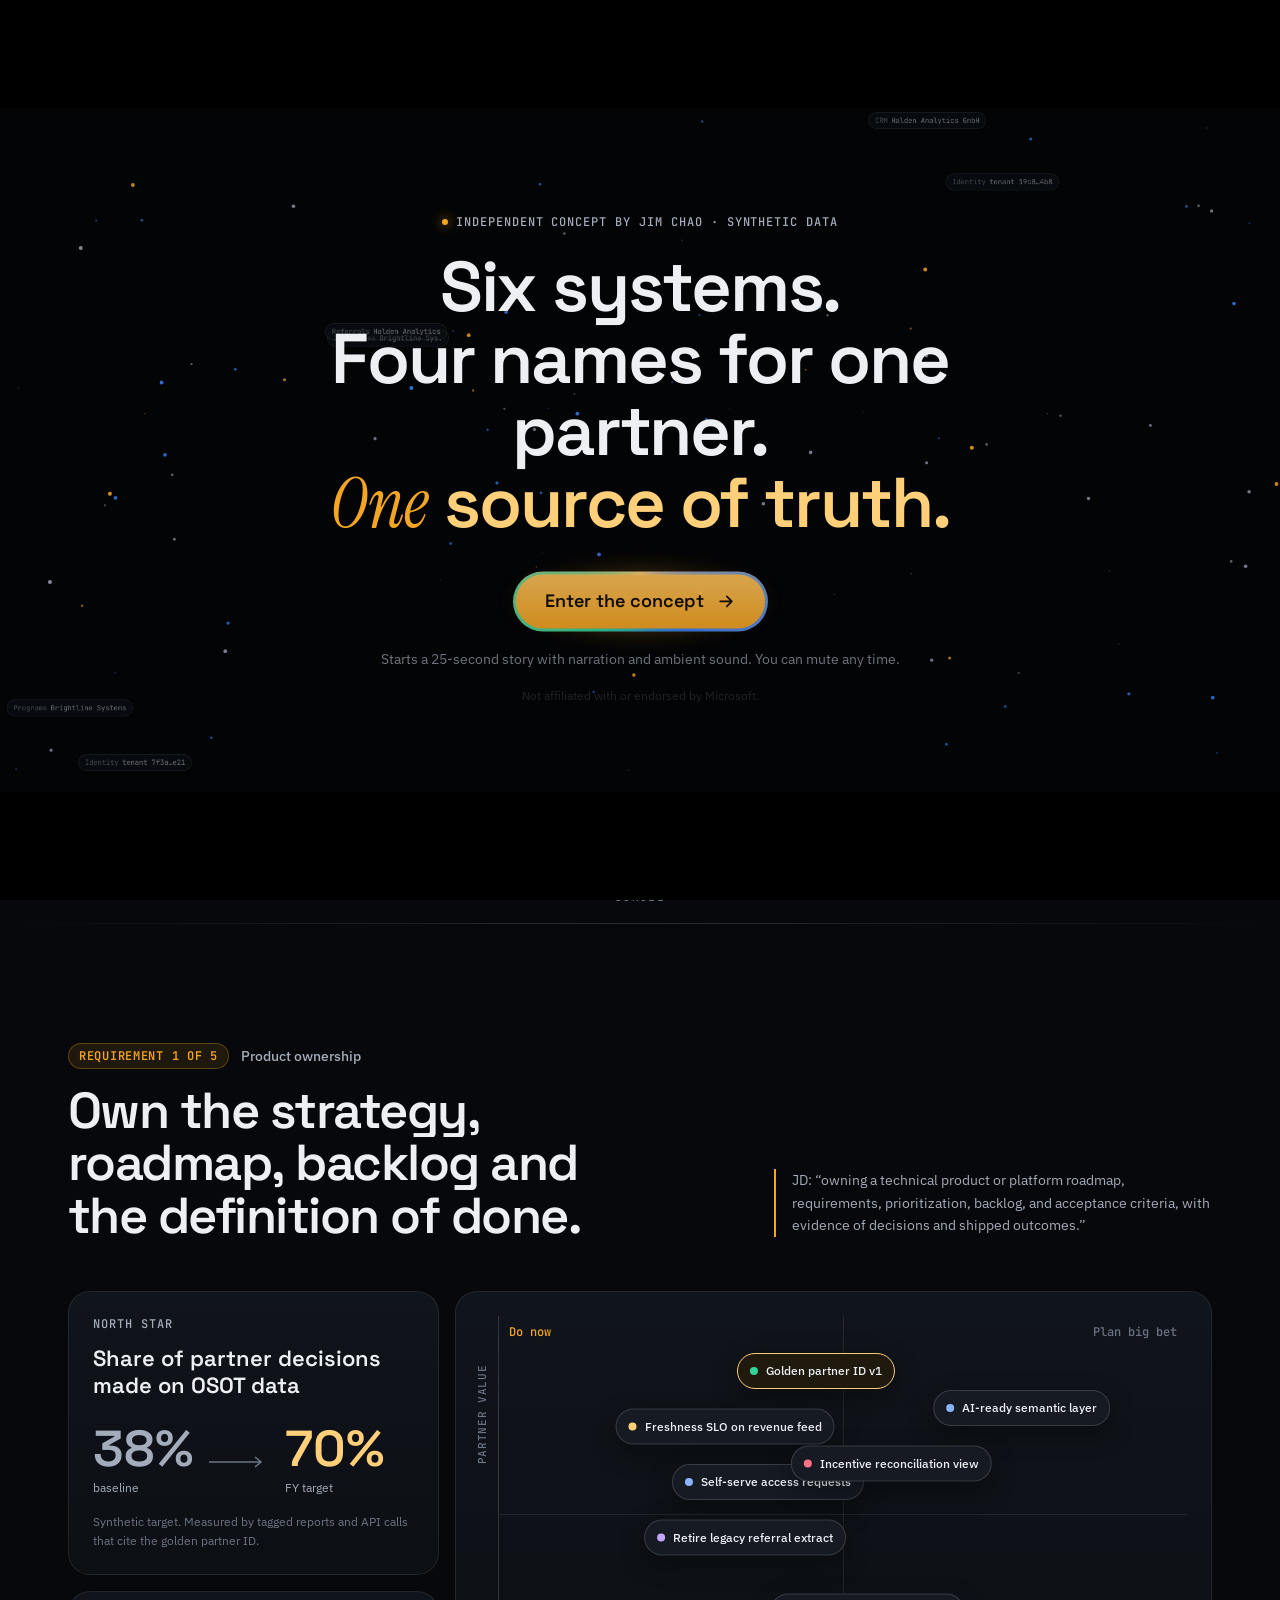
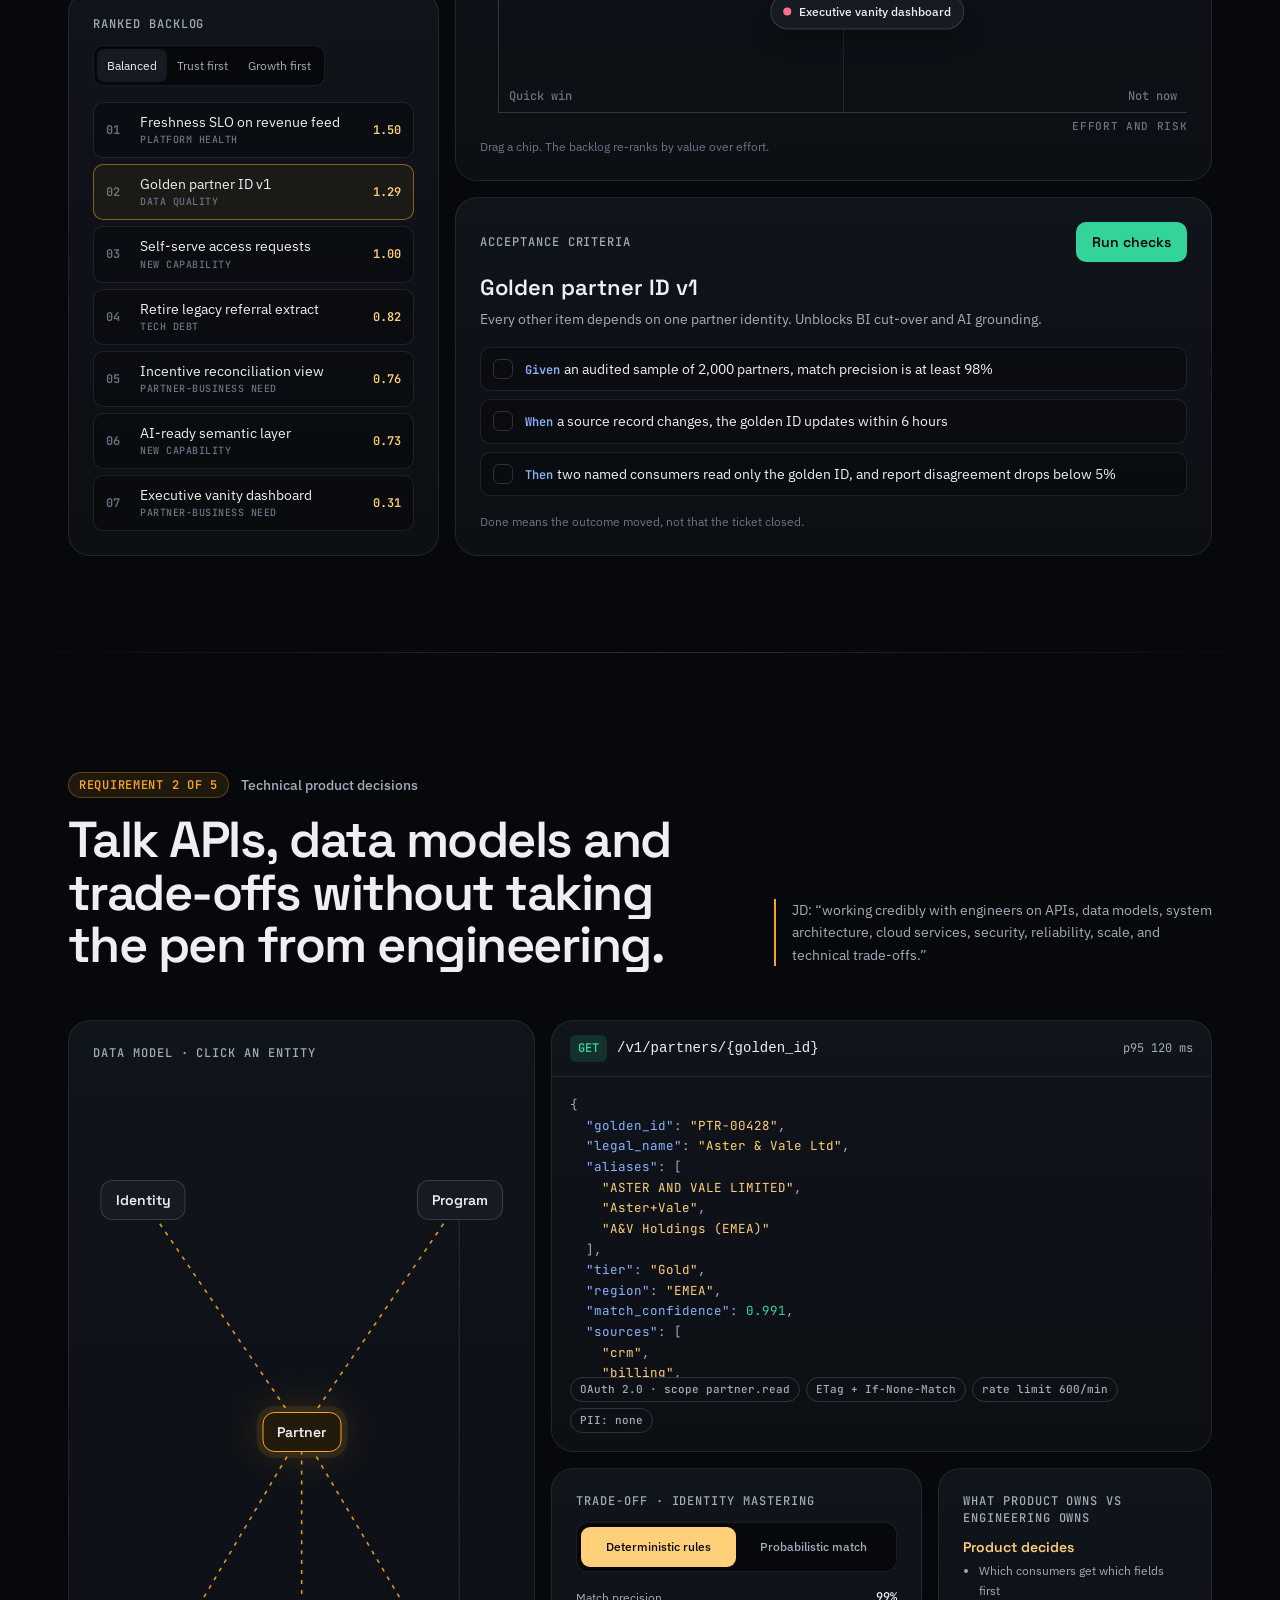
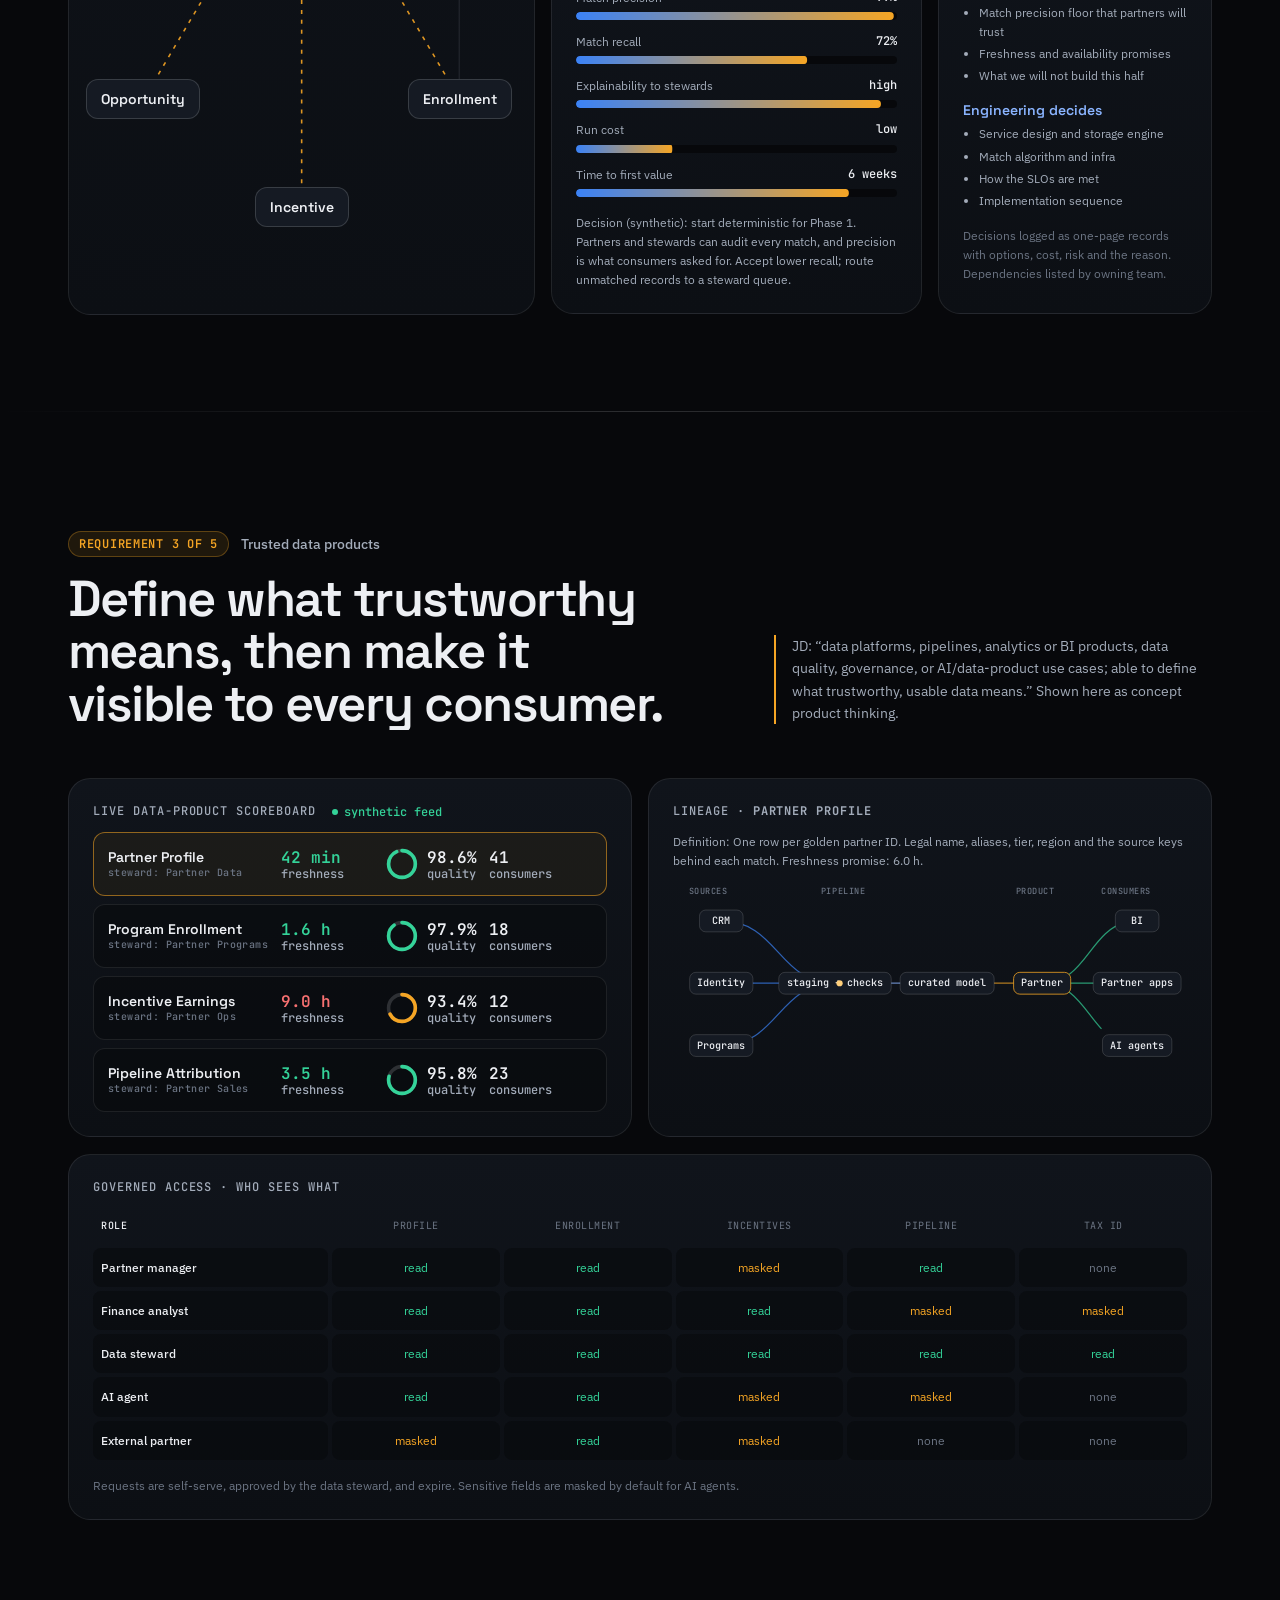
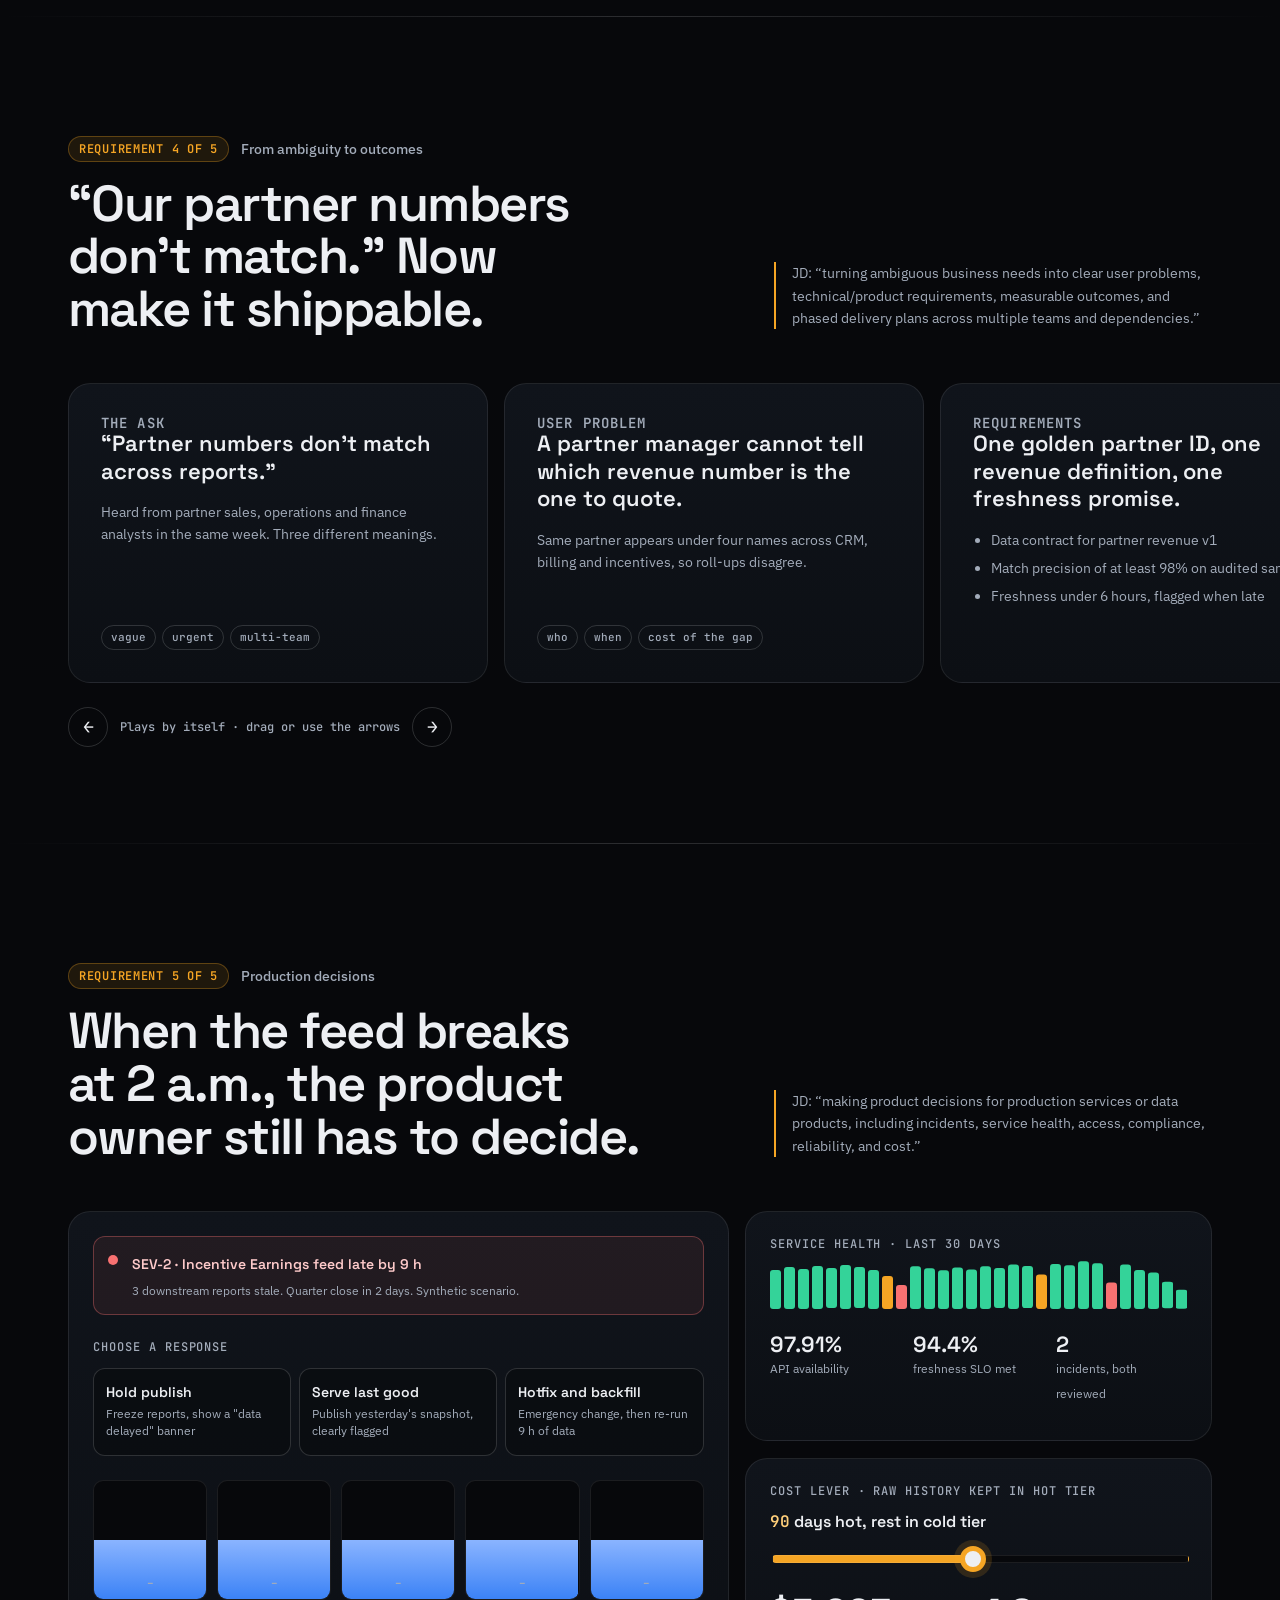
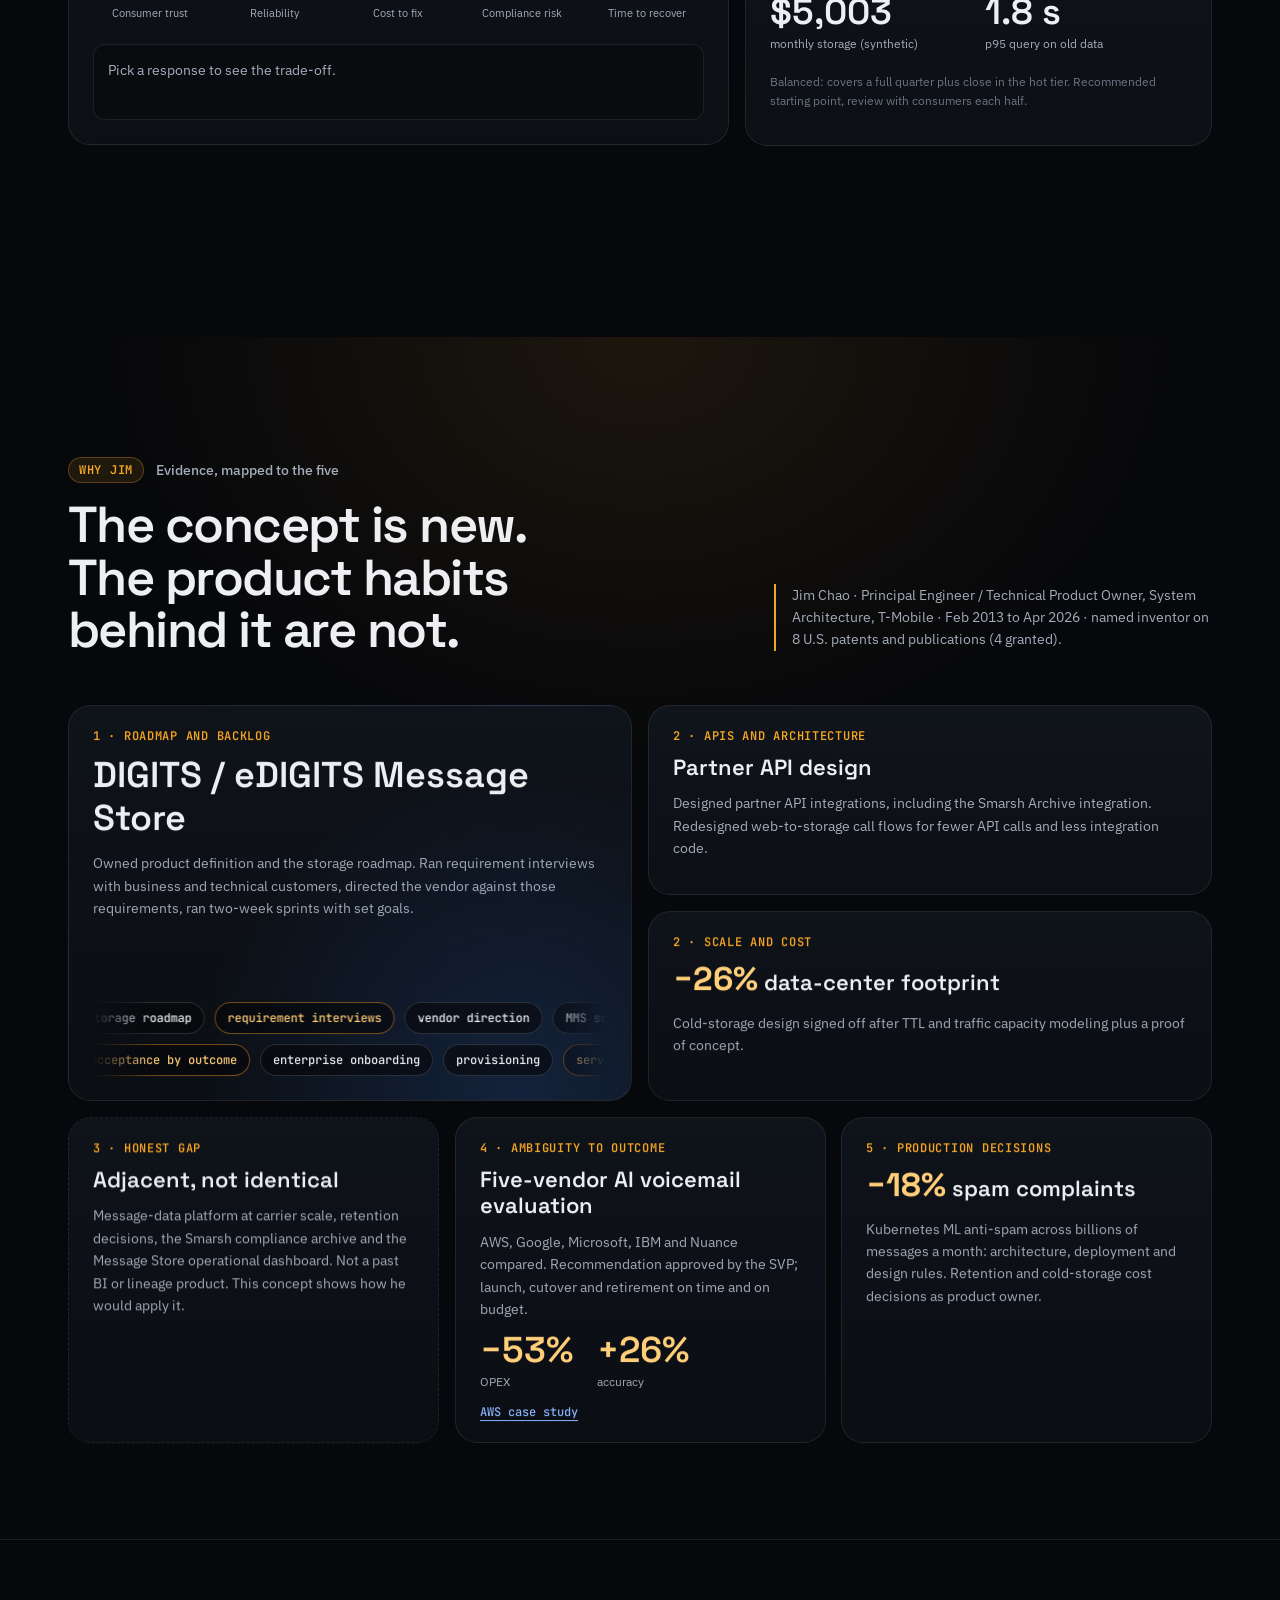
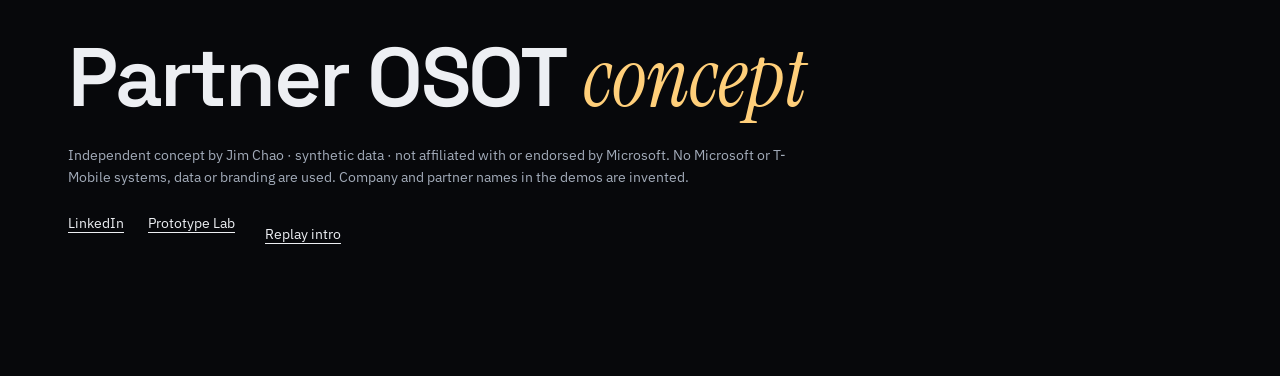
<file: index.html>
<!doctype html>
<html lang="en">
<head>
<meta charset="utf-8">
<meta name="viewport" content="width=device-width, initial-scale=1">
<title>Partner OSOT Concept</title>
<meta name="description" content="Independent product-owner concept for a partner single source of truth, by Jim Chao. Synthetic data. Not affiliated with or endorsed by Microsoft.">
<meta name="theme-color" content="#07080b">
<link rel="preconnect" href="https://fonts.googleapis.com">
<link rel="preconnect" href="https://fonts.gstatic.com" crossorigin>
<link href="https://fonts.googleapis.com/css2?family=IBM+Plex+Sans:wght@400;500;600&family=Instrument+Serif:ital@0;1&family=JetBrains+Mono:wght@400;500;600&family=Space+Grotesk:wght@500;600;700&display=swap" rel="stylesheet">
<link rel="stylesheet" href="assets/css/site.css?v=10">
<link rel="icon" href="data:image/svg+xml,%3Csvg xmlns='http://www.w3.org/2000/svg' viewBox='0 0 32 32'%3E%3Crect width='32' height='32' rx='8' fill='%2307080b'/%3E%3Ccircle cx='16' cy='16' r='6' fill='%23f5a524'/%3E%3Ccircle cx='16' cy='16' r='11' fill='none' stroke='%233b82f6' stroke-width='2'/%3E%3C/svg%3E">
</head>
<body class="is-intro">
<a class="skip" href="#main">Skip to content</a>

<!-- ============ INTRO ============ -->
<div class="intro" id="intro" role="dialog" aria-modal="true" aria-labelledby="introTitle">
  <div class="intro__bar intro__bar--top"></div>
  <div class="intro__bar intro__bar--bot"></div>
  <canvas class="intro__canvas" id="introCanvas" aria-hidden="true"></canvas>
  <div class="intro__records" id="introRecords" aria-hidden="true"></div>
  <div class="intro__center">
    <p class="intro__kicker"><span class="dot"></span>Independent concept by Jim Chao · synthetic data</p>
    <h1 class="intro__title" id="introTitle">
      <span class="intro__line" data-scramble="Six systems.">Six systems.</span>
      <span class="intro__line" data-scramble="Four names for one partner.">Four names for one partner.</span>
      <span class="intro__line intro__line--accent"><em>One</em> source of truth.</span>
    </h1>
    <button class="btn-enter" id="enterBtn" type="button">
      <span class="btn-enter__glow" aria-hidden="true"></span>
      <span class="btn-enter__label">Enter the concept</span>
      <svg viewBox="0 0 24 24" aria-hidden="true"><path d="M5 12h14M13 6l6 6-6 6" fill="none" stroke="currentColor" stroke-width="2" stroke-linecap="round" stroke-linejoin="round"/></svg>
    </button>
    <p class="intro__hint">Starts a 25-second story with narration and ambient sound. You can mute any time.</p>
    <p class="intro__legal">Not affiliated with or endorsed by Microsoft.</p>
  </div>
  <div class="story" id="story" aria-live="polite" hidden>
    <p class="story__kicker mono">The story · synthetic example</p>
    <p class="story__text" id="storyText"></p>
    <div class="story__id" id="storyId">
      <div class="intro__id"><span class="mono">golden_id</span> <b id="goldenId">PTR-00428</b></div>
      <p class="story__caption">One golden ID for the same partner across CRM, billing, incentives and programs (synthetic example).</p>
    </div>
    <button class="story__skip" id="storySkip" type="button">Skip story</button>
  </div>
  <button class="intro__skip" id="skipBtn" type="button">Enter without sound</button>
</div>

<!-- ============ SOUND DOCK ============ -->
<div class="dock" id="dock" aria-label="Sound controls">
  <button class="dock__btn" id="musicBtn" type="button" aria-pressed="false" aria-label="Ambient music">
    <span class="eq" aria-hidden="true"><i></i><i></i><i></i><i></i></span>
    <span class="dock__txt">Music <b>off</b></span>
  </button>
  <button class="dock__btn" id="voiceBtn" type="button" aria-pressed="false" aria-label="Narration">
    <svg viewBox="0 0 24 24" aria-hidden="true"><path d="M12 3a3 3 0 0 0-3 3v6a3 3 0 0 0 6 0V6a3 3 0 0 0-3-3Zm7 9a7 7 0 0 1-14 0M12 19v2" fill="none" stroke="currentColor" stroke-width="1.8" stroke-linecap="round"/></svg>
    <span class="dock__txt">Voice <b>off</b></span>
  </button>
</div>

<!-- ============ NAV ============ -->
<header class="nav" id="nav">
  <a class="nav__brand" href="#top" aria-label="Back to top">
    <span class="nav__mark" aria-hidden="true"></span>
    <span>Partner OSOT <i>concept</i></span>
  </a>
  <nav class="nav__rail" aria-label="The five requirements">
    <a href="#r1" data-rail="r1"><span>1</span>Strategy</a>
    <a href="#r2" data-rail="r2"><span>2</span>Engineering</a>
    <a href="#r3" data-rail="r3"><span>3</span>Trusted data</a>
    <a href="#r4" data-rail="r4"><span>4</span>Ambiguity</a>
    <a href="#r5" data-rail="r5"><span>5</span>Production</a>
    <a href="#why" data-rail="why"><span>&#9670;</span>Why Jim</a>
  </nav>
  <div class="nav__progress" aria-hidden="true"><i id="navProgress"></i></div>
</header>

<main id="main">
<!-- ============ HERO ============ -->
<section class="hero" id="top">
  <svg class="spotlight" viewBox="0 0 3787 2842" fill="none" aria-hidden="true"><g filter="url(#spf)"><ellipse cx="1924.71" cy="273.501" rx="1924.71" ry="273.501" transform="matrix(-0.822377 -0.568943 -0.568943 0.822377 3631.88 2291.09)" fill="#f5c46b" fill-opacity="0.16"/></g><defs><filter id="spf" x="0.86" y="0.84" width="3785.16" height="2840.26" filterUnits="userSpaceOnUse" color-interpolation-filters="sRGB"><feFlood flood-opacity="0" result="b"/><feBlend in="SourceGraphic" in2="b" result="s"/><feGaussianBlur stdDeviation="151"/></filter></defs></svg>
  <div class="grid-bg" aria-hidden="true"></div>
  <div class="hero__inner wrap">
    <div class="hero__copy">
      <p class="label-pill"><span class="shiny">Independent concept by Jim Chao · synthetic data · not affiliated with or endorsed by Microsoft</span></p>
      <h2 class="hero__title" id="heroTitle">One partner. One truth. <em>Owned like a product.</em></h2>
      <p class="hero__lede">A product-owner pitch for Partner One Single Source of Truth, told as five working demos. Each one is a requirement from the role, in the order the role lists them.</p>
      <div class="hero__stats">
        <div class="stat card-fx"><b data-count="6">0</b><span>authoritative source systems</span></div>
        <div class="stat card-fx"><b data-count="4">0</b><span>consumer surfaces: BI, reports, apps, AI</span></div>
        <div class="stat card-fx"><b data-count="5">0</b><span>requirements, each a live demo</span></div>
      </div>
      <a class="btn-uv" href="#r1"><span>Start with the roadmap</span></a>
    </div>
    <div class="beam-stage card-fx" id="beamStage" aria-label="Diagram: six source systems flow into one governed hub, which serves four consumer surfaces">
      <svg class="beam-svg" id="beamSvg" aria-hidden="true"></svg>
      <p class="eyebrow beam-eyebrow">Concept · records converging live</p>
      <div class="beam-col beam-col--src">
        <div class="node" data-src>CRM</div>
        <div class="node" data-src>Programs</div>
        <div class="node" data-src>Incentives</div>
        <div class="node" data-src>Billing</div>
        <div class="node" data-src>Referrals</div>
        <div class="node" data-src>Identity</div>
      </div>
      <div class="hub" id="hub"><span class="hub__ring"></span><span class="hub__ring hub__ring--2"></span><b>OSOT</b><small>governed hub</small></div>
      <div class="beam-col beam-col--out">
        <div class="node node--out" data-out>BI</div>
        <div class="node node--out" data-out>Reporting</div>
        <div class="node node--out" data-out>Partner apps</div>
        <div class="node node--out" data-out>AI agents</div>
      </div>
      <div class="beam-ticker mono" id="beamTicker">matched 0 records</div>
    </div>
  </div>
  <div class="hero__scroll" aria-hidden="true"><span></span>scroll</div>
</section>

<!-- ============ R1 ============ -->
<section class="req" id="r1" data-narrate="Requirement one: strategy, roadmap and backlog. Drag the work around the matrix, and watch the backlog re-rank itself.">
  <div class="wrap">
    <header class="req__head">
      <p class="req__tag"><span>Requirement 1 of 5</span> Product ownership</p>
      <h2 class="req__title split">Own the strategy, roadmap, backlog and the definition of done.</h2>
      <p class="req__jd">JD: “owning a technical product or platform roadmap, requirements, prioritization, backlog, and acceptance criteria, with evidence of decisions and shipped outcomes.”</p>
    </header>

    <div class="r1">
      <div class="north card-fx">
        <p class="eyebrow">North star</p>
        <p class="north__metric">Share of partner decisions made on OSOT data</p>
        <div class="north__nums">
          <div><b data-count="38" data-suffix="%">0</b><span>baseline</span></div>
          <svg viewBox="0 0 60 12" aria-hidden="true"><path d="M0 6h52M46 1l6 5-6 5" fill="none" stroke="currentColor" stroke-width="1.6"/></svg>
          <div><b data-count="70" data-suffix="%">0</b><span>FY target</span></div>
        </div>
        <p class="north__note">Synthetic target. Measured by tagged reports and API calls that cite the golden partner ID.</p>
      </div>

      <div class="matrix card-fx" id="matrix" data-notilt>
        <div class="matrix__axes" aria-hidden="true">
          <span class="ax ax--y">Partner value</span><span class="ax ax--x">Effort and risk</span>
          <span class="q q1">Do now</span><span class="q q2">Plan big bet</span><span class="q q3">Quick win</span><span class="q q4">Not now</span>
        </div>
        <div class="matrix__plane" id="plane"></div>
        <p class="matrix__help">Drag a chip. The backlog re-ranks by value over effort.</p>
      </div>

      <div class="backlog card-fx">
        <div class="backlog__head"><p class="eyebrow">Ranked backlog</p><div class="seg" role="group" aria-label="Lens"><button type="button" class="is-on" data-lens="balanced">Balanced</button><button type="button" data-lens="trust">Trust first</button><button type="button" data-lens="growth">Growth first</button></div></div>
        <ol class="backlog__list" id="backlog"></ol>
      </div>

      <div class="ac card-fx" id="ac">
        <div class="ac__head"><p class="eyebrow">Acceptance criteria</p><button class="btn-run" id="runChecks" type="button"><span>Run checks</span></button></div>
        <h3 class="ac__title" id="acTitle">Golden partner ID v1</h3>
        <p class="ac__why" id="acWhy"></p>
        <ul class="ac__list" id="acList"></ul>
        <p class="ac__done" id="acDone">Done means the outcome moved, not that the ticket closed.</p>
      </div>
    </div>
  </div>
</section>

<!-- ============ R2 ============ -->
<section class="req" id="r2" data-narrate="Requirement two: working with engineers on APIs, data models and architecture. Pick an entity to read its contract, then flip the trade-off.">
  <div class="wrap">
    <header class="req__head">
      <p class="req__tag"><span>Requirement 2 of 5</span> Technical product decisions</p>
      <h2 class="req__title split">Talk APIs, data models and trade-offs without taking the pen from engineering.</h2>
      <p class="req__jd">JD: “working credibly with engineers on APIs, data models, system architecture, cloud services, security, reliability, scale, and technical trade-offs.”</p>
    </header>
    <div class="r2">
      <div class="erd card-fx" id="erd">
        <p class="eyebrow">Data model · click an entity</p>
        <svg class="erd__lines" id="erdLines" aria-hidden="true"></svg>
        <button class="ent is-on" data-ent="partner" style="--x:50%;--y:46%">Partner</button>
        <button class="ent" data-ent="identity" style="--x:16%;--y:20%">Identity</button>
        <button class="ent" data-ent="program" style="--x:84%;--y:20%">Program</button>
        <button class="ent" data-ent="enrollment" style="--x:84%;--y:76%">Enrollment</button>
        <button class="ent" data-ent="incentive" style="--x:50%;--y:88%">Incentive</button>
        <button class="ent" data-ent="opportunity" style="--x:16%;--y:76%">Opportunity</button>
      </div>
      <div class="api card-fx">
        <div class="api__bar"><span class="verb">GET</span><code id="apiPath">/v1/partners/{golden_id}</code><span class="api__lat mono" id="apiLat">p95 120 ms</span></div>
        <pre class="api__body" id="apiBody" aria-live="polite"></pre>
        <div class="api__meta" id="apiMeta"></div>
      </div>
      <div class="trade card-fx">
        <p class="eyebrow">Trade-off · identity mastering</p>
        <div class="toggle-uv" role="radiogroup" aria-label="Mastering approach">
          <button type="button" role="radio" aria-checked="true" class="is-on" data-trade="det">Deterministic rules</button>
          <button type="button" role="radio" aria-checked="false" data-trade="prob">Probabilistic match</button>
          <span class="toggle-uv__pill" aria-hidden="true"></span>
        </div>
        <div class="bars" id="tradeBars"></div>
        <p class="trade__adr" id="tradeAdr"></p>
      </div>
      <div class="adr card-fx">
        <p class="eyebrow">What product owns vs engineering owns</p>
        <div class="adr__cols">
          <div><h4>Product decides</h4><ul><li>Which consumers get which fields first</li><li>Match precision floor that partners will trust</li><li>Freshness and availability promises</li><li>What we will not build this half</li></ul></div>
          <div><h4>Engineering decides</h4><ul><li>Service design and storage engine</li><li>Match algorithm and infra</li><li>How the SLOs are met</li><li>Implementation sequence</li></ul></div>
        </div>
        <p class="adr__foot">Decisions logged as one-page records with options, cost, risk and the reason. Dependencies listed by owning team.</p>
      </div>
    </div>
  </div>
</section>

<!-- ============ R3 ============ -->
<section class="req" id="r3" data-narrate="Requirement three: trusted data products. Each one carries a clear definition, lineage, a freshness promise, and governed access.">
  <div class="wrap">
    <header class="req__head">
      <p class="req__tag"><span>Requirement 3 of 5</span> Trusted data products</p>
      <h2 class="req__title split">Define what trustworthy means, then make it visible to every consumer.</h2>
      <p class="req__jd">JD: “data platforms, pipelines, analytics or BI products, data quality, governance, or AI/data-product use cases; able to define what trustworthy, usable data means.” Shown here as concept product thinking.</p>
    </header>
    <div class="r3">
      <div class="board card-fx">
        <div class="board__head"><p class="eyebrow">Live data-product scoreboard <span class="live"><i></i>synthetic feed</span></p></div>
        <div class="board__rows" id="board" role="list"></div>
      </div>
      <div class="lineage card-fx">
        <div class="lineage__head"><p class="eyebrow">Lineage · <b id="linName">Partner Profile</b></p><p class="lineage__def" id="linDef"></p></div>
        <svg class="lineage__svg" id="linSvg" viewBox="0 0 660 260" role="img" aria-label="Lineage from source systems to the data product and its consumers"></svg>
      </div>
      <div class="access card-fx">
        <p class="eyebrow">Governed access · who sees what</p>
        <div class="access__grid" id="access"></div>
        <p class="access__note">Requests are self-serve, approved by the data steward, and expire. Sensitive fields are masked by default for AI agents.</p>
      </div>
    </div>
  </div>
</section>

<!-- ============ R4 ============ -->
<section class="req req--pin" id="r4" data-narrate="Requirement four: turning an ambiguous partner ask into a clear problem, measurable outcomes, and a phased plan across teams.">
  <div class="r4-pin" id="r4pin">
    <div class="wrap r4-headwrap">
      <header class="req__head">
        <p class="req__tag"><span>Requirement 4 of 5</span> From ambiguity to outcomes</p>
        <h2 class="req__title split">“Our partner numbers don't match.” Now make it shippable.</h2>
        <p class="req__jd">JD: “turning ambiguous business needs into clear user problems, technical/product requirements, measurable outcomes, and phased delivery plans across multiple teams and dependencies.”</p>
      </header>
    </div>
    <div class="r4-track" id="r4track">
      <article class="stage card-fx"><p class="stage__n">The ask</p><h3>“Partner numbers don't match across reports.”</h3><p>Heard from partner sales, operations and finance analysts in the same week. Three different meanings.</p><div class="chips"><span>vague</span><span>urgent</span><span>multi-team</span></div></article>
      <article class="stage card-fx"><p class="stage__n">User problem</p><h3>A partner manager cannot tell which revenue number is the one to quote.</h3><p>Same partner appears under four names across CRM, billing and incentives, so roll-ups disagree.</p><div class="chips"><span>who</span><span>when</span><span>cost of the gap</span></div></article>
      <article class="stage card-fx"><p class="stage__n">Requirements</p><h3>One golden partner ID, one revenue definition, one freshness promise.</h3><ul class="mini"><li>Data contract for partner revenue v1</li><li>Match precision of at least 98% on audited sample</li><li>Freshness under 6 hours, flagged when late</li></ul></article>
      <article class="stage card-fx"><p class="stage__n">Measurable outcome</p><h3>Report disagreement from <b data-count="31" data-suffix="%">0</b> to under <b data-count="5" data-suffix="%">0</b>.</h3><p>Plus time to answer a partner revenue question, from 2 days to same day. Synthetic targets.</p></article>
      <article class="stage stage--plan card-fx"><p class="stage__n">Phased plan</p>
        <div class="phase"><b>Phase 1</b><span>Golden ID for top partners, two consumers</span><i style="--w:34%"></i></div>
        <div class="phase"><b>Phase 2</b><span>Revenue contract, BI cut-over, retire two extracts</span><i style="--w:66%"></i></div>
        <div class="phase"><b>Phase 3</b><span>Long tail, AI-ready semantic layer</span><i style="--w:100%"></i></div>
        <p class="deps">Dependencies: CRM owners, identity team, BI platform, data stewards.</p>
      </article>
    </div>
  </div>
</section>

<!-- ============ R5 ============ -->
<section class="req" id="r5" data-narrate="Requirement five: production decisions. Freshness breaks two days before quarter close. Choose a response, and see what it costs.">
  <div class="wrap">
    <header class="req__head">
      <p class="req__tag"><span>Requirement 5 of 5</span> Production decisions</p>
      <h2 class="req__title split">When the feed breaks at 2 a.m., the product owner still has to decide.</h2>
      <p class="req__jd">JD: “making product decisions for production services or data products, including incidents, service health, access, compliance, reliability, and cost.”</p>
    </header>
    <div class="r5">
      <div class="sim card-fx">
        <div class="sim__alert"><span class="pulse"></span><div><b>SEV-2 · Incentive Earnings feed late by 9 h</b><p>3 downstream reports stale. Quarter close in 2 days. Synthetic scenario.</p></div></div>
        <p class="eyebrow">Choose a response</p>
        <div class="sim__opts" role="radiogroup" aria-label="Incident response">
          <button type="button" role="radio" aria-checked="false" data-opt="hold"><b>Hold publish</b><span>Freeze reports, show a "data delayed" banner</span></button>
          <button type="button" role="radio" aria-checked="false" data-opt="snap"><b>Serve last good</b><span>Publish yesterday's snapshot, clearly flagged</span></button>
          <button type="button" role="radio" aria-checked="false" data-opt="fix"><b>Hotfix and backfill</b><span>Emergency change, then re-run 9 h of data</span></button>
        </div>
        <div class="sim__meters" id="meters"></div>
        <p class="sim__verdict" id="verdict">Pick a response to see the trade-off.</p>
      </div>
      <div class="health card-fx">
        <p class="eyebrow">Service health · last 30 days</p>
        <div class="health__bars" id="healthBars" aria-hidden="true"></div>
        <div class="health__kpis"><div><b data-count="99.95" data-dec="2" data-suffix="%">0</b><span>API availability</span></div><div><b data-count="96.4" data-dec="1" data-suffix="%">0</b><span>freshness SLO met</span></div><div><b data-count="2">0</b><span>incidents, both reviewed</span></div></div>
      </div>
      <div class="cost card-fx" data-notilt>
        <p class="eyebrow">Cost lever · raw history kept in hot tier</p>
        <label class="cost__label" for="costRange"><span id="costDays">90</span> days hot, rest in cold tier</label>
        <input type="range" id="costRange" min="7" max="180" step="1" value="90" class="range-uv">
        <div class="cost__out"><div><b id="costMonthly">$0</b><span>monthly storage (synthetic)</span></div><div><b id="costQuery">0 s</b><span>p95 query on old data</span></div></div>
        <p class="cost__note" id="costNote"></p>
      </div>
    </div>
  </div>
</section>

<!-- ============ WHY JIM ============ -->
<section class="why" id="why" data-narrate="Why Jim. He owned the message storage roadmap at T-Mobile, designed partner API integrations, cut data-center footprint thirty percent with cold storage, and led a five-vendor AI evaluation that cut operating cost sixty percent.">
  <div class="wrap">
    <header class="req__head">
      <p class="req__tag"><span>Why Jim</span> Evidence, mapped to the five</p>
      <h2 class="req__title split">The concept is new. The product habits behind it are not.</h2>
      <p class="req__jd">Jim Chao · Principal Engineer / Technical Product Owner, System Architecture, T-Mobile · Feb 2013 to Apr 2026 · named inventor on 8 U.S. patents and publications (4 granted).</p>
    </header>
    <div class="bento">
      <article class="ev ev--a card-fx"><span class="ev__req">1 · Roadmap and backlog</span><h3>DIGITS / eDIGITS Message Store</h3><p>Owned product definition and the storage roadmap. Ran requirement interviews with business and technical customers, directed the vendor against those requirements, ran two-week sprints with set goals.</p><div class="marq" aria-hidden="true"><div class="marq__row"><span>product definition</span><span>storage roadmap</span><span>requirement interviews</span><span>vendor direction</span><span>MMS schedule</span><span>two-week sprints</span><span>multi-tenant, multi-region</span></div><div class="marq__row"><span>enterprise onboarding</span><span>provisioning</span><span>service delivery</span><span>specs from business needs</span><span>internal customers</span><span>acceptance by outcome</span></div></div></article>
      <article class="ev ev--b card-fx"><span class="ev__req">2 · APIs and architecture</span><h3>Partner API design</h3><p>Designed partner API integrations, including the Smarsh Archive integration. Redesigned web-to-storage call flows for fewer API calls and less integration code.</p></article>
      <article class="ev ev--c card-fx"><span class="ev__req">2 · Scale and cost</span><h3><b data-count="30" data-prefix="−" data-suffix="%">0</b> data-center footprint</h3><p>Cold-storage design signed off after TTL and traffic capacity modeling plus a proof of concept.</p></article>
      <article class="ev ev--d card-fx"><span class="ev__req">3 · Honest gap</span><h3>Adjacent, not identical</h3><p>Message-data platform at carrier scale, retention decisions, the Smarsh compliance archive and the Message Store operational dashboard. Not a past BI or lineage product. This concept shows how he would apply it.</p></article>
      <article class="ev ev--e card-fx"><span class="ev__req">4 · Ambiguity to outcome</span><h3>Five-vendor AI voicemail evaluation</h3><p>AWS, Google, Microsoft, IBM and Nuance compared. Recommendation approved by the SVP; launch, cutover and retirement on time and on budget.</p><div class="ev__nums"><div><b data-count="60" data-prefix="−" data-suffix="%">0</b><span>OPEX</span></div><div><b data-count="30" data-prefix="+" data-suffix="%">0</b><span>accuracy</span></div></div><a class="ev__link" href="https://aws.amazon.com/blogs/machine-learning/t-mobile-us-inc-uses-artificial-intelligence-through-amazon-transcribe-and-amazon-translate-to-deliver-voicemail-in-the-language-of-their-customers-choice/" target="_blank" rel="noopener">AWS case study</a></article>
      <article class="ev ev--f card-fx"><span class="ev__req">5 · Production decisions</span><h3><b data-count="20" data-prefix="−" data-suffix="%">0</b> spam complaints</h3><p>Kubernetes ML anti-spam across billions of messages a month: architecture, deployment and design rules. Retention and cold-storage cost decisions as product owner.</p></article>
    </div>
  </div>
</section>
</main>

<footer class="foot">
  <div class="wrap foot__inner">
    <p class="foot__big">Partner OSOT <em>concept</em></p>
    <p class="foot__legal">Independent concept by Jim Chao · synthetic data · not affiliated with or endorsed by Microsoft. No Microsoft or T-Mobile systems, data or branding are used. Company and partner names in the demos are invented.</p>
    <div class="foot__links"><a href="https://www.linkedin.com/in/jim-chao-solutions/" target="_blank" rel="noopener">LinkedIn</a><a href="https://jim-prototype-lab.web.app/" target="_blank" rel="noopener">Prototype Lab</a><button type="button" id="replayIntro">Replay intro</button></div>
  </div>
</footer>

<script src="assets/vendor/gsap.min.js"></script>
<script src="assets/vendor/ScrollTrigger.min.js"></script>
<script src="assets/vendor/SplitText.min.js"></script>
<script src="assets/vendor/Flip.min.js"></script>
<script src="assets/vendor/Draggable.min.js"></script>
<script src="assets/vendor/anime.min.js"></script>
<script src="assets/vendor/motion.min.js"></script>
<script src="assets/vendor/lenis.min.js"></script>
<script src="assets/js/audio.js?v=10"></script>
<script src="assets/js/app.js?v=10"></script>
</body>
</html>
</file>
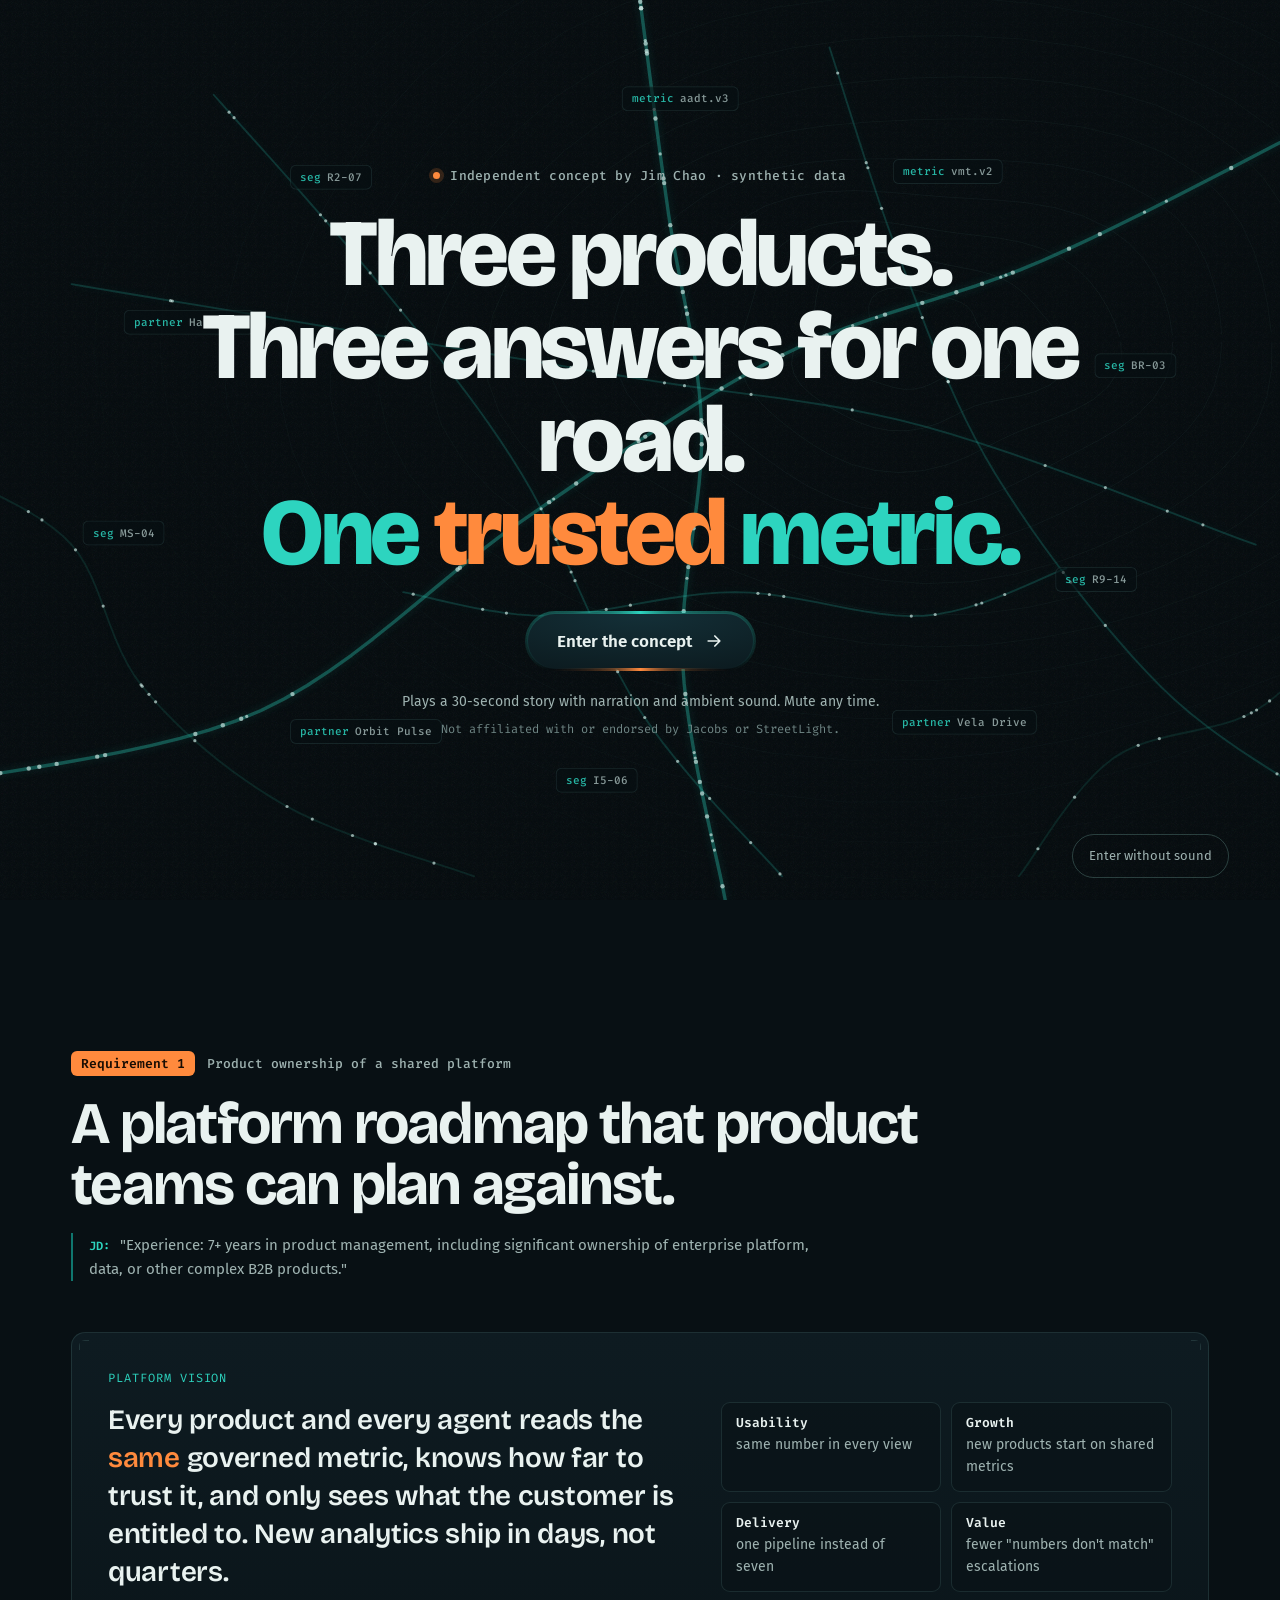
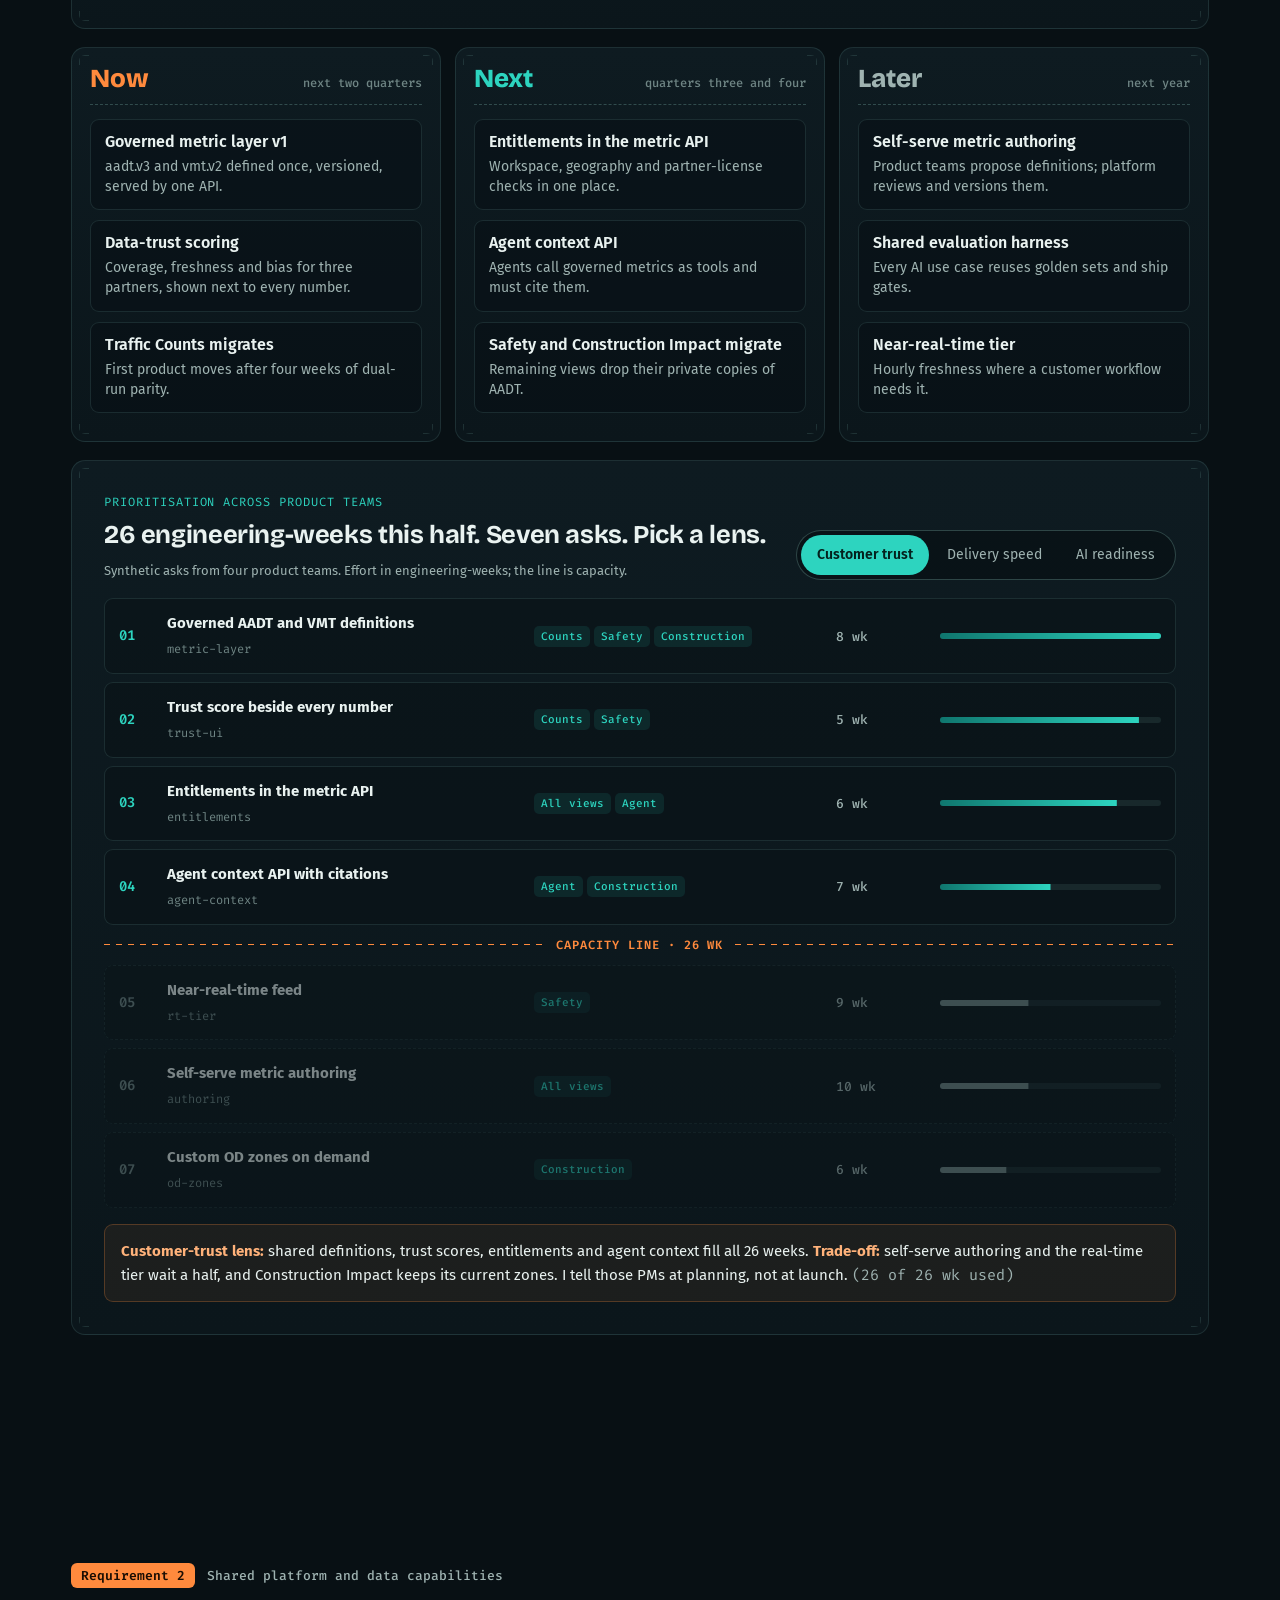
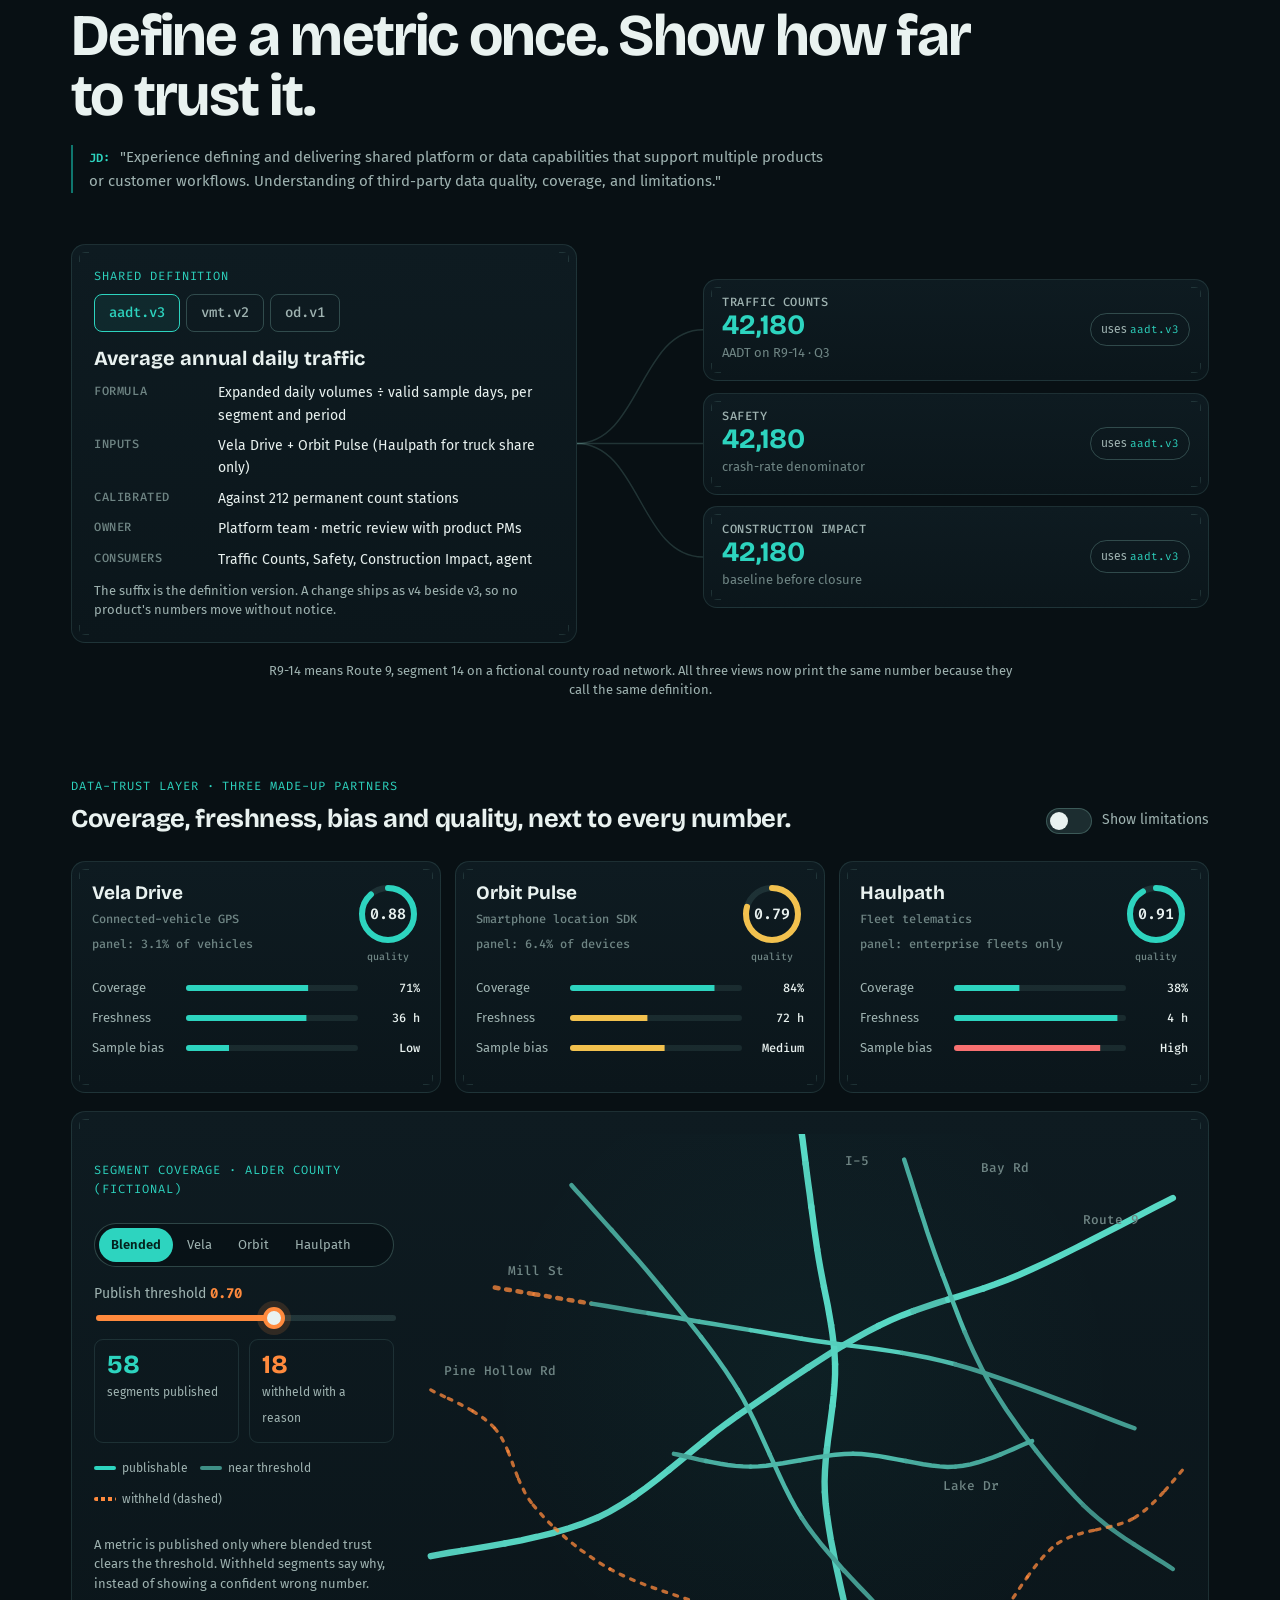
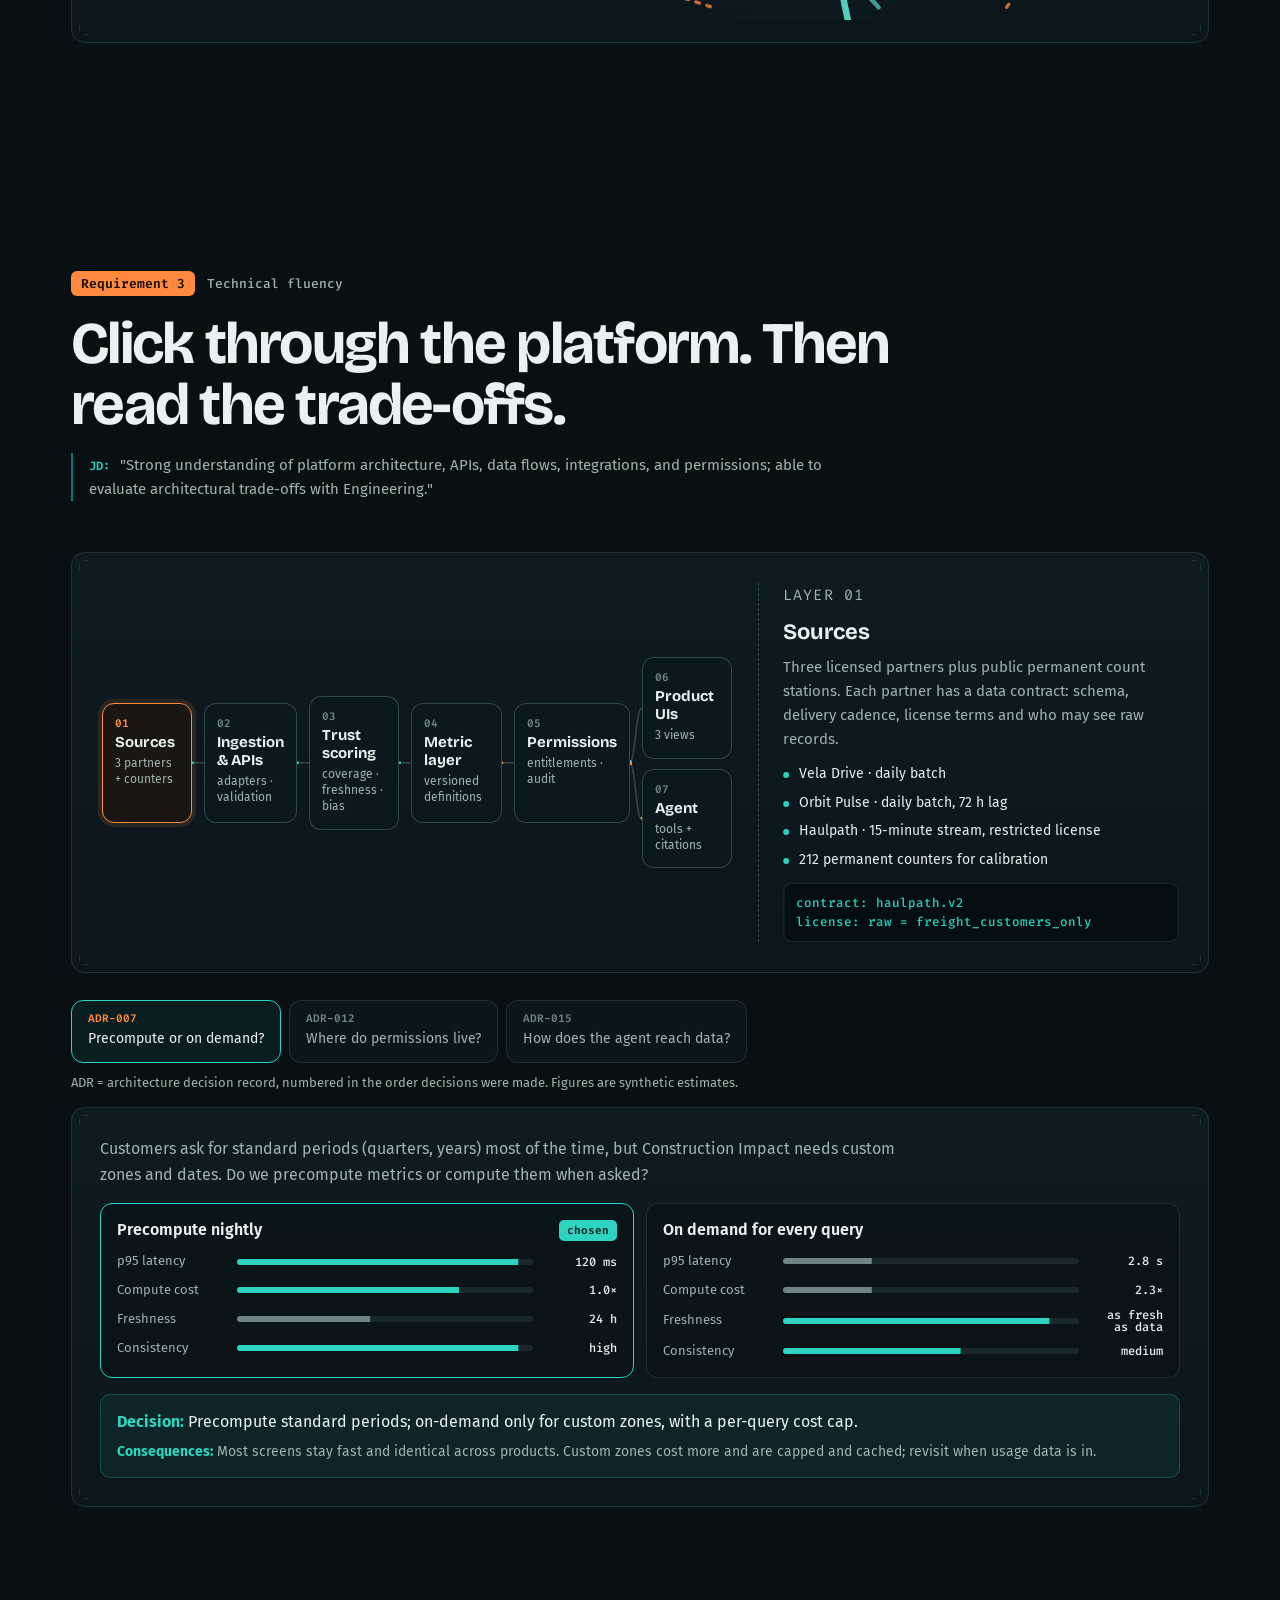
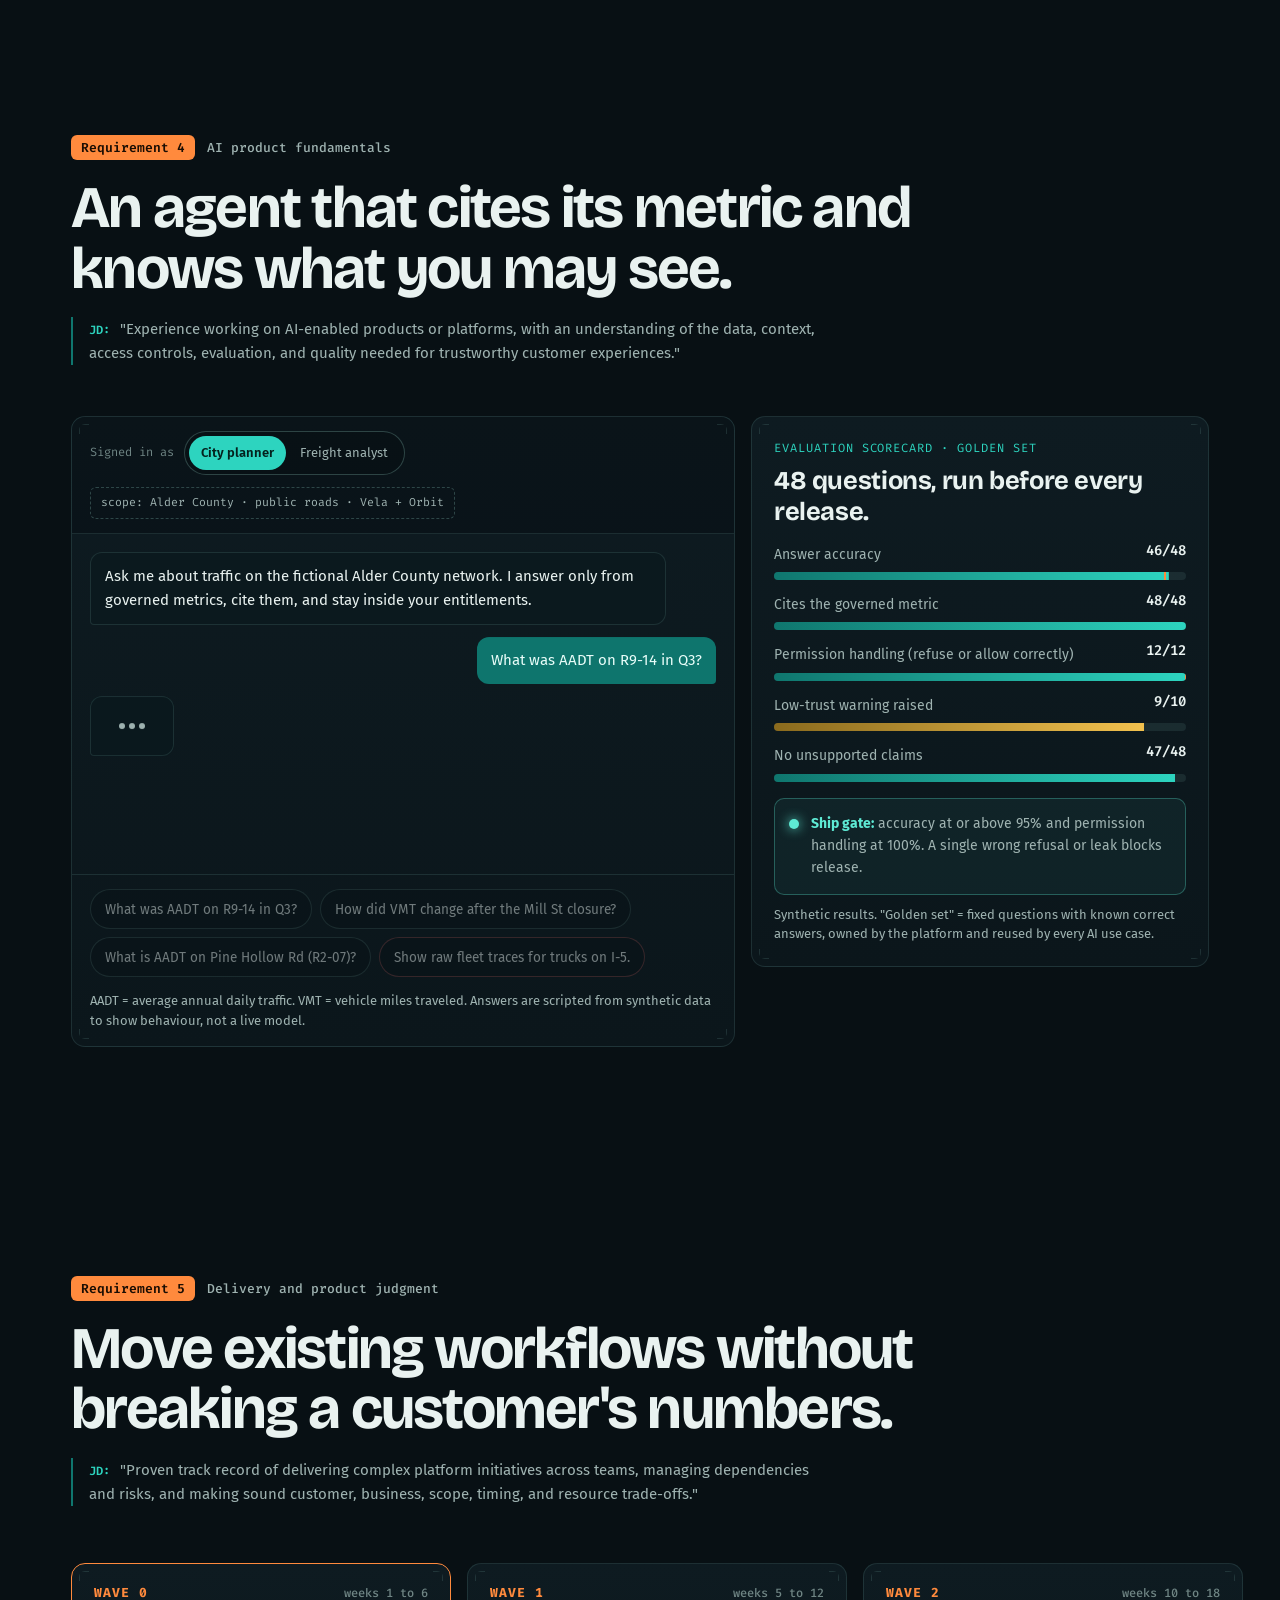
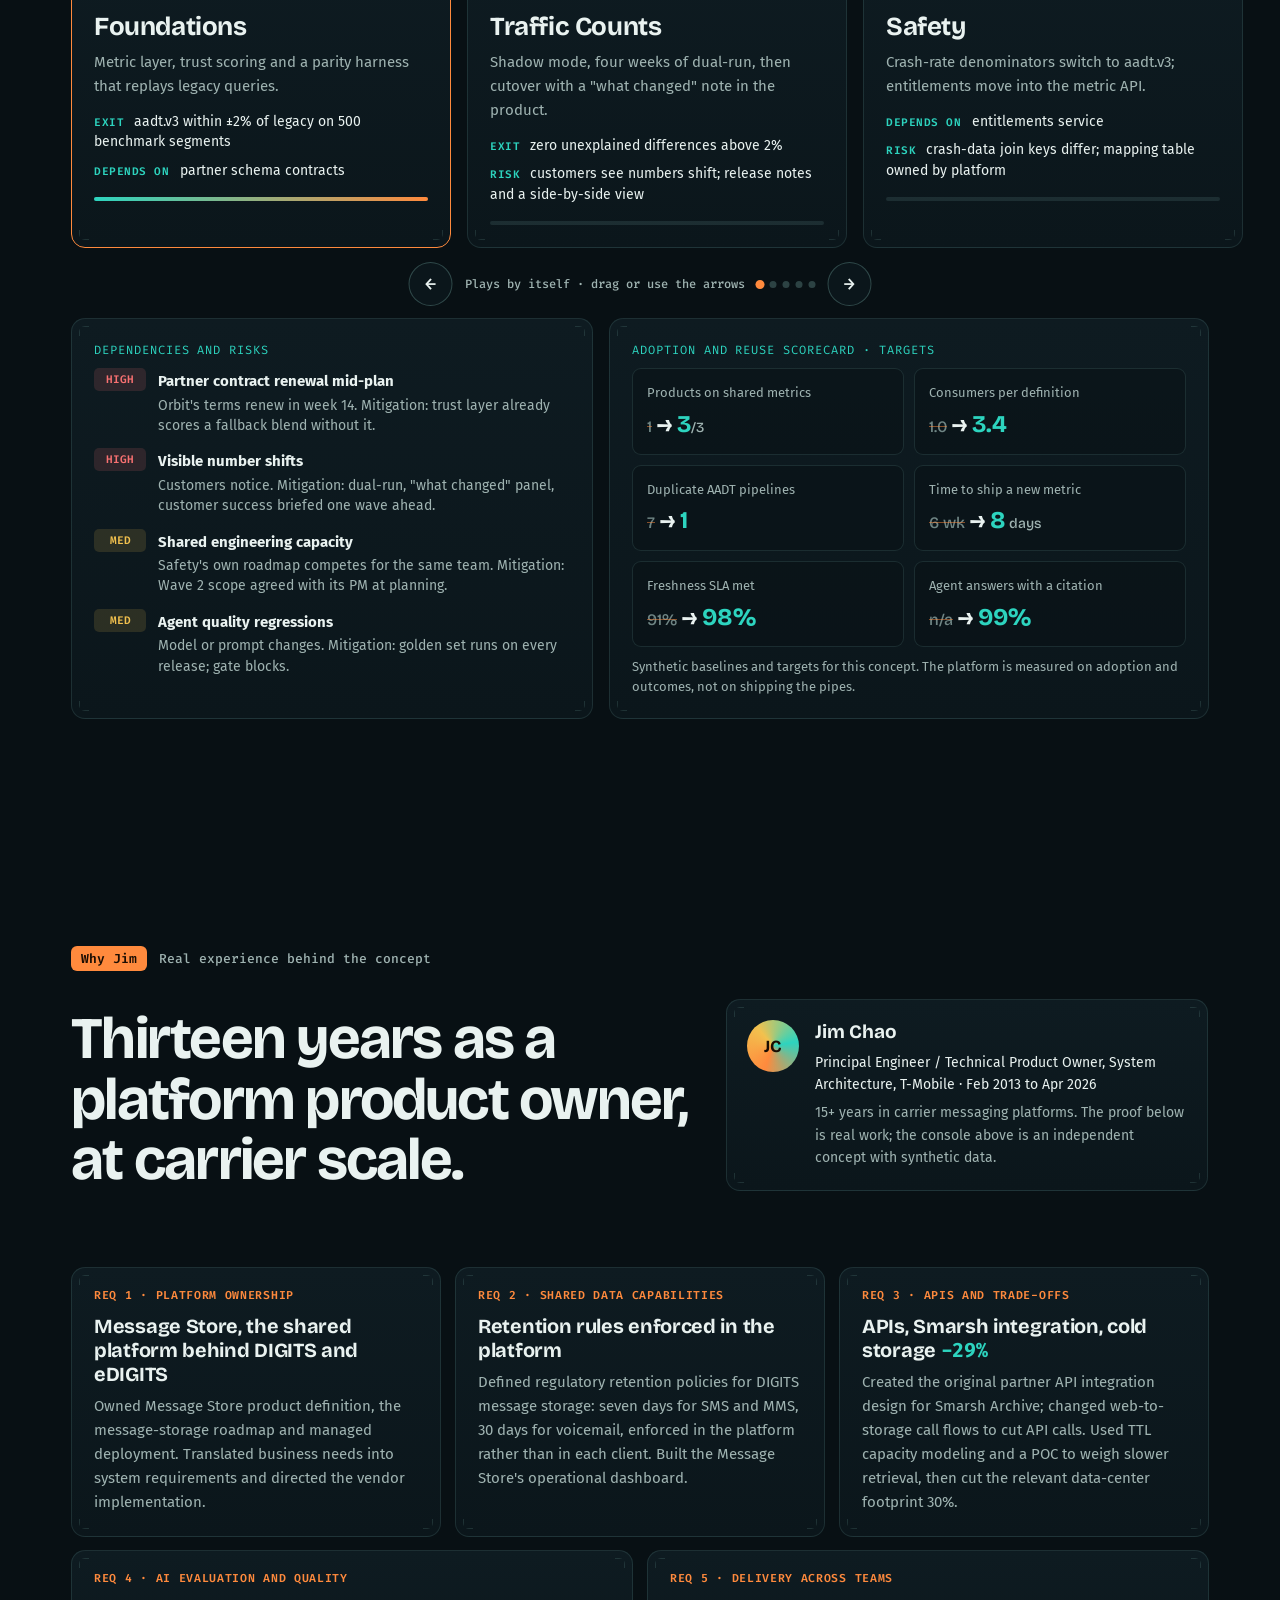
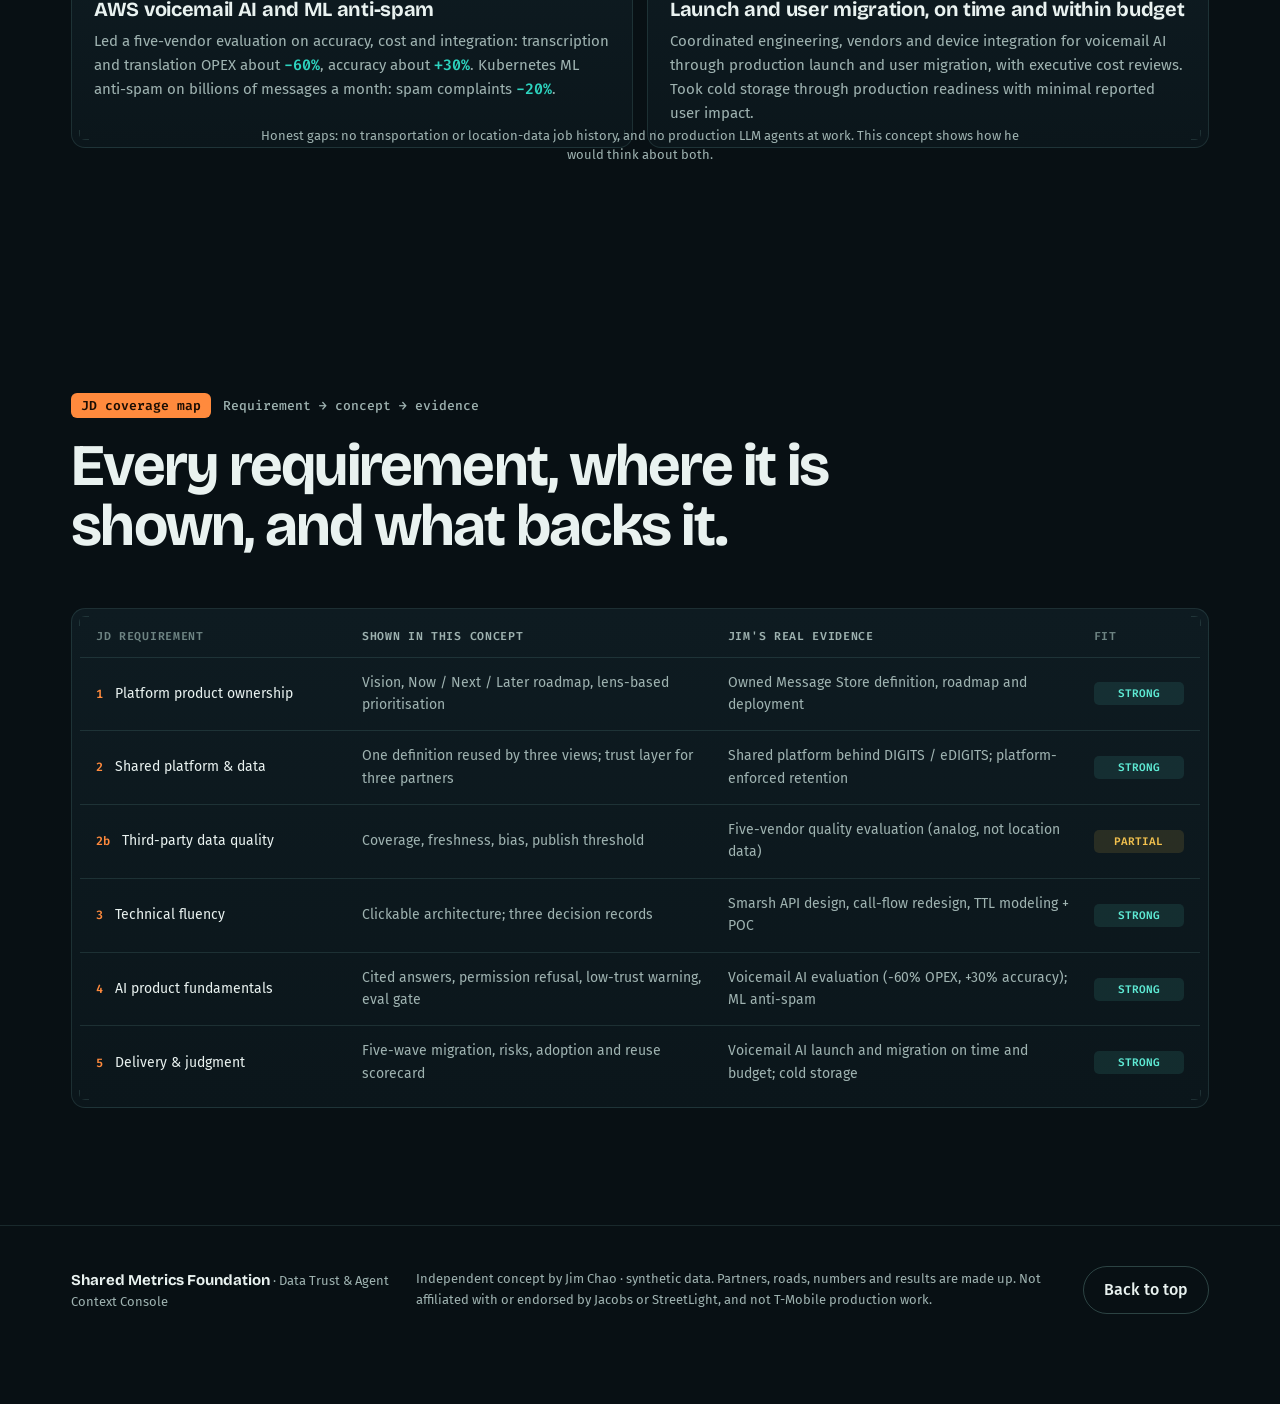
<file: streetlight/index.html>
<!doctype html>
<html lang="en">
<head>
<meta charset="utf-8">
<meta name="viewport" content="width=device-width, initial-scale=1">
<title>Shared Metrics Foundation · Concept</title>
<meta name="description" content="Shared Metrics Foundation: Data Trust and Agent Context Console. Independent concept by Jim Chao with synthetic data. Not affiliated with or endorsed by Jacobs or StreetLight.">
<meta name="theme-color" content="#081014">
<link rel="preconnect" href="https://fonts.googleapis.com">
<link rel="preconnect" href="https://fonts.gstatic.com" crossorigin>
<link href="https://fonts.googleapis.com/css2?family=Bricolage+Grotesque:opsz,wght@12..96,400;12..96,600;12..96,700;12..96,800&family=Fira+Code:wght@400;500;600&family=Fira+Sans:wght@400;500;600&display=swap" rel="stylesheet">
<link rel="stylesheet" href="assets/css/site.css?v=1">
<link rel="icon" href="data:image/svg+xml,%3Csvg xmlns='http://www.w3.org/2000/svg' viewBox='0 0 32 32'%3E%3Crect width='32' height='32' rx='7' fill='%23081014'/%3E%3Cpath d='M5 24 C12 20 14 10 27 7' stroke='%232dd4bf' stroke-width='3' fill='none' stroke-linecap='round'/%3E%3Ccircle cx='27' cy='7' r='3' fill='%23ff8a3d'/%3E%3C/svg%3E">
</head>
<body class="is-intro">
<a class="skip" href="#main">Skip to content</a>

<!-- ================= OPENING ================= -->
<div class="intro" id="intro" role="dialog" aria-modal="true" aria-labelledby="introTitle">
  <div class="intro__bar intro__bar--top"></div>
  <div class="intro__bar intro__bar--bot"></div>
  <canvas class="intro__canvas" id="introCanvas" aria-hidden="true"></canvas>
  <div class="intro__grain" aria-hidden="true"></div>
  <div class="intro__chips" id="introChips" aria-hidden="true"></div>

  <div class="intro__center">
    <p class="intro__kicker"><span class="dot"></span>Independent concept by Jim Chao · synthetic data</p>
    <h1 class="intro__title" id="introTitle">
      <span class="intro__line" data-scramble="Three products.">Three products.</span>
      <span class="intro__line" data-scramble="Three answers for one road.">Three answers for one road.</span>
      <span class="intro__line intro__line--accent">One <em>trusted</em> metric.</span>
    </h1>
    <button class="btn-enter" id="enterBtn" type="button">
      <span class="btn-enter__ring" aria-hidden="true"></span>
      <span class="btn-enter__label">Enter the concept</span>
      <svg viewBox="0 0 24 24" aria-hidden="true"><path d="M5 12h14M13 6l6 6-6 6" fill="none" stroke="currentColor" stroke-width="2" stroke-linecap="round" stroke-linejoin="round"/></svg>
    </button>
    <p class="intro__hint">Plays a 30-second story with narration and ambient sound. Mute any time.</p>
    <p class="intro__legal">Not affiliated with or endorsed by Jacobs or StreetLight.</p>
  </div>

  <div class="story" id="story" aria-live="polite" hidden>
    <p class="story__kicker mono">The story · synthetic example</p>
    <p class="story__text" id="storyText"></p>
    <div class="story__id" id="storyId">
      <div class="story__metric"><span class="mono">metric</span> <b id="storyMetric">aadt.v3</b> <span class="mono">trust</span> <b class="o" id="storyTrust">0.86</b></div>
      <p class="story__caption">aadt.v3 is version 3 of the shared Average Annual Daily Traffic definition. 0.86 is its data-trust score out of 1.0 (coverage, freshness, bias).</p>
    </div>
    <button class="story__skip" id="storySkip" type="button">Skip story</button>
  </div>

  <div class="intro__answers" id="introAnswers" aria-hidden="true">
    <div class="ans" data-k="0"><i>Traffic Counts</i><b>41,200</b><span>vehicles / day</span></div>
    <div class="ans" data-k="1"><i>Safety</i><b>38,900</b><span>vehicles / day</span></div>
    <div class="ans" data-k="2"><i>Construction Impact</i><b>44,700</b><span>vehicles / day</span></div>
    <div class="ans ans--gold" data-k="3"><i>Shared · aadt.v3</i><b>42,180</b><span>trust 0.86</span></div>
  </div>
  <button class="intro__skip" id="skipBtn" type="button">Enter without sound</button>
</div>

<!-- ================= SOUND DOCK ================= -->
<div class="dock" id="dock" aria-label="Sound controls">
  <button class="dock__btn" id="musicBtn" type="button" aria-pressed="false" aria-label="Ambient music">
    <span class="eq" aria-hidden="true"><i></i><i></i><i></i><i></i></span>
    <span class="dock__txt">Music <b>off</b></span>
  </button>
  <button class="dock__btn" id="voiceBtn" type="button" aria-pressed="false" aria-label="Narration">
    <svg viewBox="0 0 24 24" aria-hidden="true"><path d="M12 3a3 3 0 0 0-3 3v6a3 3 0 0 0 6 0V6a3 3 0 0 0-3-3Zm7 9a7 7 0 0 1-14 0M12 19v2" fill="none" stroke="currentColor" stroke-width="1.8" stroke-linecap="round"/></svg>
    <span class="dock__txt">Voice <b>off</b></span>
  </button>
  <button class="dock__btn dock__btn--icon" id="replayIntro" type="button" aria-label="Replay the opening">
    <svg viewBox="0 0 24 24" aria-hidden="true"><path d="M4 12a8 8 0 1 0 2.4-5.7M4 4v4h4" fill="none" stroke="currentColor" stroke-width="1.8" stroke-linecap="round" stroke-linejoin="round"/></svg>
  </button>
</div>

<!-- ================= NAV ================= -->
<header class="nav">
  <a class="brand" href="#top" aria-label="Back to top">
    <svg viewBox="0 0 32 32" aria-hidden="true"><path d="M4 25 C12 21 14 10 28 6" stroke="currentColor" stroke-width="2.6" fill="none" stroke-linecap="round"/><circle cx="28" cy="6" r="3" fill="var(--sig)"/></svg>
    <span>Shared Metrics Foundation</span>
  </a>
  <nav class="rail" aria-label="Sections">
    <a href="#r1" data-rail="r1"><b>1</b>Platform</a>
    <a href="#r2" data-rail="r2"><b>2</b>Data trust</a>
    <a href="#r3" data-rail="r3"><b>3</b>Architecture</a>
    <a href="#r4" data-rail="r4"><b>4</b>Agent</a>
    <a href="#r5" data-rail="r5"><b>5</b>Delivery</a>
    <a href="#why" data-rail="why"><b>J</b>Why Jim</a>
  </nav>
  <span class="nav__tag">Concept · synthetic data</span>
  <i class="nav__progress" id="navProgress"></i>
</header>

<main id="main">
<!-- ================= HERO ================= -->
<section class="hero" id="top" data-narrate="intro">
  <div class="hero__spot" aria-hidden="true"></div>
  <canvas class="hero__map" id="heroMap" aria-hidden="true"></canvas>
  <div class="wrap hero__grid">
    <div class="hero__copy">
      <p class="label-pill"><span class="dot"></span>Independent concept by Jim Chao · synthetic data</p>
      <h2 class="hero__title" id="heroTitle">One governed metric.<br><span class="shiny">Every product, every agent.</span></h2>
      <p class="hero__lede">A platform-and-data concept built around one job description: a shared metric layer, a trust layer for third-party location data, and permission-aware context for AI agents, so every product gives a customer the same defensible answer.</p>
      <div class="hero__cta">
        <a class="btn-uv" href="#r1"><span>Walk the five requirements</span></a>
        <a class="btn-ghost" href="#map">Jump to the JD coverage map</a>
      </div>
    </div>
    <div class="hero__stats">
      <div class="stat card-fx"><b data-count="3">0</b><span>product views reuse one definition</span></div>
      <div class="stat card-fx"><b data-count="3">0</b><span>made-up data partners scored for trust</span></div>
      <div class="stat card-fx"><b data-count="0.86" data-dec="2">0</b><span>trust score of the shared AADT metric (0 to 1)</span></div>
      <div class="stat card-fx"><b data-count="48">0</b><span>golden questions in the agent evaluation set</span></div>
    </div>
  </div>
  <div class="wrap marq" aria-hidden="true">
    <div class="marq__row"><span>shared metric layer</span><span>data trust</span><span>coverage</span><span>freshness</span><span>bias flags</span><span>entitlements</span><span>agent context</span><span>evaluation</span><span>migration</span><span>adoption &amp; reuse</span></div>
  </div>
</section>

<!-- ================= R1: PLATFORM OWNERSHIP ================= -->
<section class="req" id="r1" data-narrate="r1">
  <div class="wrap">
    <header class="req__head">
      <p class="req__tag"><span>Requirement 1</span> Product ownership of a shared platform</p>
      <h2 class="req__title split">A platform roadmap that product teams can plan against.</h2>
      <p class="req__jd"><b>JD:</b> "Experience: 7+ years in product management, including significant ownership of enterprise platform, data, or other complex B2B products."</p>
    </header>

    <div class="vision card-fx">
      <p class="eyebrow mono">Platform vision</p>
      <p class="vision__text">Every product and every agent reads the <em>same</em> governed metric, knows how far to trust it, and only sees what the customer is entitled to. New analytics ship in days, not quarters.</p>
      <ul class="vision__goals">
        <li><b>Usability</b> same number in every view</li>
        <li><b>Growth</b> new products start on shared metrics</li>
        <li><b>Delivery</b> one pipeline instead of seven</li>
        <li><b>Value</b> fewer "numbers don't match" escalations</li>
      </ul>
    </div>

    <div class="roadmap">
      <div class="lane card-fx" data-lane="now">
        <header><b>Now</b><span>next two quarters</span></header>
        <article><h4>Governed metric layer v1</h4><p>aadt.v3 and vmt.v2 defined once, versioned, served by one API.</p></article>
        <article><h4>Data-trust scoring</h4><p>Coverage, freshness and bias for three partners, shown next to every number.</p></article>
        <article><h4>Traffic Counts migrates</h4><p>First product moves after four weeks of dual-run parity.</p></article>
      </div>
      <div class="lane card-fx" data-lane="next">
        <header><b>Next</b><span>quarters three and four</span></header>
        <article><h4>Entitlements in the metric API</h4><p>Workspace, geography and partner-license checks in one place.</p></article>
        <article><h4>Agent context API</h4><p>Agents call governed metrics as tools and must cite them.</p></article>
        <article><h4>Safety and Construction Impact migrate</h4><p>Remaining views drop their private copies of AADT.</p></article>
      </div>
      <div class="lane card-fx" data-lane="later">
        <header><b>Later</b><span>next year</span></header>
        <article><h4>Self-serve metric authoring</h4><p>Product teams propose definitions; platform reviews and versions them.</p></article>
        <article><h4>Shared evaluation harness</h4><p>Every AI use case reuses golden sets and ship gates.</p></article>
        <article><h4>Near-real-time tier</h4><p>Hourly freshness where a customer workflow needs it.</p></article>
      </div>
    </div>

    <div class="prio card-fx" data-notilt>
      <div class="prio__head">
        <div>
          <p class="eyebrow mono">Prioritisation across product teams</p>
          <h3>26 engineering-weeks this half. Seven asks. Pick a lens.</h3>
          <p class="cap">Synthetic asks from four product teams. Effort in engineering-weeks; the line is capacity.</p>
        </div>
        <div class="seg" role="radiogroup" aria-label="Prioritisation lens">
          <button type="button" role="radio" aria-checked="true" data-lens="trust">Customer trust</button>
          <button type="button" role="radio" aria-checked="false" data-lens="speed">Delivery speed</button>
          <button type="button" role="radio" aria-checked="false" data-lens="ai">AI readiness</button>
        </div>
      </div>
      <ol class="prio__list" id="prioList"></ol>
      <p class="prio__verdict" id="prioVerdict"></p>
    </div>
  </div>
</section>

<!-- ================= R2: SHARED PLATFORM & DATA ================= -->
<section class="req" id="r2" data-narrate="r2">
  <div class="wrap">
    <header class="req__head">
      <p class="req__tag"><span>Requirement 2</span> Shared platform and data capabilities</p>
      <h2 class="req__title split">Define a metric once. Show how far to trust it.</h2>
      <p class="req__jd"><b>JD:</b> "Experience defining and delivering shared platform or data capabilities that support multiple products or customer workflows. Understanding of third-party data quality, coverage, and limitations."</p>
    </header>

    <div class="reuse">
      <div class="def card-fx" id="defCard">
        <p class="eyebrow mono">Shared definition</p>
        <div class="def__tabs" role="tablist" aria-label="Metric definitions">
          <button role="tab" aria-selected="true" data-def="aadt">aadt.v3</button>
          <button role="tab" aria-selected="false" data-def="vmt">vmt.v2</button>
          <button role="tab" aria-selected="false" data-def="od">od.v1</button>
        </div>
        <div class="def__body" id="defBody"></div>
        <p class="cap">The suffix is the definition version. A change ships as v4 beside v3, so no product's numbers move without notice.</p>
      </div>
      <svg class="reuse__beams" id="reuseBeams" aria-hidden="true"></svg>
      <div class="views">
        <div class="view card-fx" data-view="0"><i>Traffic Counts</i><b data-vnum>42,180</b><span>AADT on R9-14 · Q3</span><em class="uses">uses <code>aadt.v3</code></em></div>
        <div class="view card-fx" data-view="1"><i>Safety</i><b data-vnum>42,180</b><span>crash rate denominator</span><em class="uses">uses <code>aadt.v3</code></em></div>
        <div class="view card-fx" data-view="2"><i>Construction Impact</i><b data-vnum>42,180</b><span>baseline before closure</span><em class="uses">uses <code>aadt.v3</code></em></div>
      </div>
    </div>
    <p class="cap cap--c">R9-14 means Route 9, segment 14 on a fictional county road network. All three views now print the same number because they call the same definition.</p>

    <div class="trust">
      <div class="trust__head">
        <div>
          <p class="eyebrow mono">Data-trust layer · three made-up partners</p>
          <h3>Coverage, freshness, bias and quality, next to every number.</h3>
        </div>
        <label class="tgl"><input type="checkbox" id="limitsTgl"><span class="tgl__track"><i></i></span><span>Show limitations</span></label>
      </div>
      <div class="partners" id="partners"></div>

      <div class="cover card-fx" data-notilt>
        <div class="cover__side">
          <p class="eyebrow mono">Segment coverage · Alder County (fictional)</p>
          <div class="seg seg--sm" role="radiogroup" aria-label="Partner layer">
            <button type="button" role="radio" aria-checked="true" data-layer="blend">Blended</button>
            <button type="button" role="radio" aria-checked="false" data-layer="0">Vela</button>
            <button type="button" role="radio" aria-checked="false" data-layer="1">Orbit</button>
            <button type="button" role="radio" aria-checked="false" data-layer="2">Haulpath</button>
          </div>
          <label class="range">
            <span>Publish threshold <b id="thrVal">0.70</b></span>
            <input type="range" id="thr" min="0.4" max="0.9" step="0.05" value="0.7" aria-label="Trust threshold to publish a segment metric">
          </label>
          <div class="cover__nums">
            <div><b id="pubCount">0</b><span>segments published</span></div>
            <div><b id="wdCount">0</b><span>withheld with a reason</span></div>
          </div>
          <div class="legend"><span><i class="lg lg--hi"></i>publishable</span><span><i class="lg lg--mid"></i>near threshold</span><span><i class="lg lg--lo"></i>withheld (dashed)</span></div>
          <p class="cap">A metric is published only where blended trust clears the threshold. Withheld segments say why, instead of showing a confident wrong number.</p>
        </div>
        <svg class="cover__map" id="coverMap" viewBox="0 0 600 380" role="img" aria-label="Fictional road network colored by data-trust score"></svg>
        <div class="cover__tip mono" id="coverTip" hidden></div>
      </div>
    </div>
  </div>
</section>

<!-- ================= R3: TECHNICAL FLUENCY ================= -->
<section class="req" id="r3" data-narrate="r3">
  <div class="wrap">
    <header class="req__head">
      <p class="req__tag"><span>Requirement 3</span> Technical fluency</p>
      <h2 class="req__title split">Click through the platform. Then read the trade-offs.</h2>
      <p class="req__jd"><b>JD:</b> "Strong understanding of platform architecture, APIs, data flows, integrations, and permissions; able to evaluate architectural trade-offs with Engineering."</p>
    </header>

    <div class="arch card-fx" data-notilt>
      <div class="arch__flow" id="archFlow">
        <svg class="arch__lines" id="archLines" aria-hidden="true"></svg>
        <button class="node" data-node="src" type="button"><i>01</i><b>Sources</b><span>3 partners + counters</span></button>
        <button class="node" data-node="ing" type="button"><i>02</i><b>Ingestion &amp; APIs</b><span>adapters · validation</span></button>
        <button class="node" data-node="trust" type="button"><i>03</i><b>Trust scoring</b><span>coverage · freshness · bias</span></button>
        <button class="node" data-node="metric" type="button"><i>04</i><b>Metric layer</b><span>versioned definitions</span></button>
        <button class="node" data-node="perm" type="button"><i>05</i><b>Permissions</b><span>entitlements · audit</span></button>
        <div class="node-pair">
          <button class="node node--ui" data-node="ui" type="button"><i>06</i><b>Product UIs</b><span>3 views</span></button>
          <button class="node node--agent" data-node="agent" type="button"><i>07</i><b>Agent</b><span>tools + citations</span></button>
        </div>
      </div>
      <div class="arch__detail" id="archDetail" aria-live="polite"></div>
    </div>

    <div class="adr">
      <div class="adr__tabs" role="tablist" aria-label="Decision records">
        <button role="tab" aria-selected="true" data-adr="0"><i>ADR-007</i>Precompute or on demand?</button>
        <button role="tab" aria-selected="false" data-adr="1"><i>ADR-012</i>Where do permissions live?</button>
        <button role="tab" aria-selected="false" data-adr="2"><i>ADR-015</i>How does the agent reach data?</button>
      </div>
      <p class="cap">ADR = architecture decision record, numbered in the order decisions were made. Figures are synthetic estimates.</p>
      <div class="adr__body card-fx" data-notilt id="adrBody"></div>
    </div>
  </div>
</section>

<!-- ================= R4: AI PRODUCT FUNDAMENTALS ================= -->
<section class="req" id="r4" data-narrate="r4">
  <div class="wrap">
    <header class="req__head">
      <p class="req__tag"><span>Requirement 4</span> AI product fundamentals</p>
      <h2 class="req__title split">An agent that cites its metric and knows what you may see.</h2>
      <p class="req__jd"><b>JD:</b> "Experience working on AI-enabled products or platforms, with an understanding of the data, context, access controls, evaluation, and quality needed for trustworthy customer experiences."</p>
    </header>

    <div class="agent">
      <div class="chat card-fx" data-notilt>
        <div class="chat__bar">
          <div class="who">
            <span class="mono">Signed in as</span>
            <div class="seg seg--sm" role="radiogroup" aria-label="Workspace role">
              <button type="button" role="radio" aria-checked="true" data-role="planner">City planner</button>
              <button type="button" role="radio" aria-checked="false" data-role="freight">Freight analyst</button>
            </div>
          </div>
          <span class="scope mono" id="scopeTag">scope: Alder County · public roads · Vela + Orbit</span>
        </div>
        <div class="chat__log" id="chatLog" aria-live="polite">
          <div class="msg msg--bot"><p>Ask me about traffic on the fictional Alder County network. I answer only from governed metrics, cite them, and stay inside your entitlements.</p></div>
        </div>
        <div class="chat__qs" id="chatQs">
          <button type="button" data-q="q1">What was AADT on R9-14 in Q3?</button>
          <button type="button" data-q="q2">How did VMT change after the Mill St closure?</button>
          <button type="button" data-q="q4">What is AADT on Pine Hollow Rd (R2-07)?</button>
          <button type="button" data-q="q3">Show raw fleet traces for trucks on I-5.</button>
        </div>
        <p class="cap">AADT = average annual daily traffic. VMT = vehicle miles traveled. Answers are scripted from synthetic data to show behaviour, not a live model.</p>
      </div>

      <div class="evals card-fx" data-notilt>
        <p class="eyebrow mono">Evaluation scorecard · golden set</p>
        <h3>48 questions, run before every release.</h3>
        <ul class="evals__list" id="evalList"></ul>
        <div class="gate"><span class="gate__dot"></span><p><b>Ship gate:</b> accuracy at or above 95% and permission handling at 100%. A single wrong refusal or leak blocks release.</p></div>
        <p class="cap">Synthetic results. "Golden set" = fixed questions with known correct answers, owned by the platform and reused by every AI use case.</p>
      </div>
    </div>
  </div>
</section>

<!-- ================= R5: DELIVERY ================= -->
<section class="req" id="r5" data-narrate="r5">
  <div class="wrap">
    <header class="req__head">
      <p class="req__tag"><span>Requirement 5</span> Delivery and product judgment</p>
      <h2 class="req__title split">Move existing workflows without breaking a customer's numbers.</h2>
      <p class="req__jd"><b>JD:</b> "Proven track record of delivering complex platform initiatives across teams, managing dependencies and risks, and making sound customer, business, scope, timing, and resource trade-offs."</p>
    </header>
  </div>

  <div class="mig" id="migWrap">
    <div class="mig__track" id="migTrack">
      <article class="wave card-fx" data-wave="0">
        <header><i>Wave 0</i><span>weeks 1 to 6</span></header>
        <h3>Foundations</h3>
        <p>Metric layer, trust scoring and a parity harness that replays legacy queries.</p>
        <ul><li><b>Exit</b> aadt.v3 within ±2% of legacy on 500 benchmark segments</li><li><b>Depends on</b> partner schema contracts</li></ul>
        <div class="wave__bar"><i style="--p:1"></i></div>
      </article>
      <article class="wave card-fx" data-wave="1">
        <header><i>Wave 1</i><span>weeks 5 to 12</span></header>
        <h3>Traffic Counts</h3>
        <p>Shadow mode, four weeks of dual-run, then cutover with a "what changed" note in the product.</p>
        <ul><li><b>Exit</b> zero unexplained differences above 2%</li><li><b>Risk</b> customers see numbers shift; release notes and a side-by-side view</li></ul>
        <div class="wave__bar"><i style="--p:.8"></i></div>
      </article>
      <article class="wave card-fx" data-wave="2">
        <header><i>Wave 2</i><span>weeks 10 to 18</span></header>
        <h3>Safety</h3>
        <p>Crash-rate denominators switch to aadt.v3; entitlements move into the metric API.</p>
        <ul><li><b>Depends on</b> entitlements service</li><li><b>Risk</b> crash-data join keys differ; mapping table owned by platform</li></ul>
        <div class="wave__bar"><i style="--p:.45"></i></div>
      </article>
      <article class="wave card-fx" data-wave="3">
        <header><i>Wave 3</i><span>weeks 16 to 24</span></header>
        <h3>Construction Impact</h3>
        <p>Custom zones use the on-demand path from ADR-007; event calendar becomes a shared input.</p>
        <ul><li><b>Depends on</b> on-demand compute budget</li><li><b>Risk</b> cost spikes on large zones; per-query cap and cache</li></ul>
        <div class="wave__bar"><i style="--p:.2"></i></div>
      </article>
      <article class="wave card-fx" data-wave="4">
        <header><i>Wave 4</i><span>weeks 22 to 30</span></header>
        <h3>Agent GA, retire legacy</h3>
        <p>Agent passes the evaluation gate; six legacy pipelines are switched off with owners' sign-off.</p>
        <ul><li><b>Exit</b> eval gate green two releases in a row</li><li><b>Risk</b> a team keeps its copy; retirement date agreed up front</li></ul>
        <div class="wave__bar"><i style="--p:.05"></i></div>
      </article>
    </div>
  </div>

  <div class="wrap">
    <div class="r5grid">
      <div class="risks card-fx" data-notilt>
        <p class="eyebrow mono">Dependencies and risks</p>
        <ul class="risk-list">
          <li><span class="sev sev--h">High</span><div><b>Partner contract renewal mid-plan</b><p>Orbit's terms renew in week 14. Mitigation: trust layer already scores a fallback blend without it.</p></div></li>
          <li><span class="sev sev--h">High</span><div><b>Visible number shifts</b><p>Customers notice. Mitigation: dual-run, "what changed" panel, customer success briefed one wave ahead.</p></div></li>
          <li><span class="sev sev--m">Med</span><div><b>Shared engineering capacity</b><p>Safety's own roadmap competes for the same team. Mitigation: Wave 2 scope agreed with its PM at planning.</p></div></li>
          <li><span class="sev sev--m">Med</span><div><b>Agent quality regressions</b><p>Model or prompt changes. Mitigation: golden set runs on every release; gate blocks.</p></div></li>
        </ul>
      </div>
      <div class="score card-fx" data-notilt>
        <p class="eyebrow mono">Adoption and reuse scorecard · targets</p>
        <div class="score__grid">
          <div class="kpi"><span>Products on shared metrics</span><b><em>1</em> → <strong data-count="3">0</strong><small>/3</small></b></div>
          <div class="kpi"><span>Consumers per definition</span><b><em>1.0</em> → <strong data-count="3.4" data-dec="1">0</strong></b></div>
          <div class="kpi"><span>Duplicate AADT pipelines</span><b><em>7</em> → <strong data-count="1">0</strong></b></div>
          <div class="kpi"><span>Time to ship a new metric</span><b><em>6 wk</em> → <strong data-count="8">0</strong><small> days</small></b></div>
          <div class="kpi"><span>Freshness SLA met</span><b><em>91%</em> → <strong data-count="99" data-suffix="%">0</strong></b></div>
          <div class="kpi"><span>Agent answers with a citation</span><b><em>n/a</em> → <strong data-count="100" data-suffix="%">0</strong></b></div>
        </div>
        <p class="cap">Synthetic baselines and targets for this concept. The platform is measured on adoption and outcomes, not on shipping the pipes.</p>
      </div>
    </div>
  </div>
</section>

<!-- ================= WHY JIM ================= -->
<section class="why" id="why" data-narrate="why">
  <div class="wrap">
    <header class="why__head">
      <p class="req__tag"><span>Why Jim</span> Real experience behind the concept</p>
      <h2 class="req__title split">Thirteen years as a platform product owner, at carrier scale.</h2>
      <div class="who-card card-fx">
        <div class="avatar" aria-hidden="true">JC</div>
        <div>
          <b>Jim Chao</b>
          <p>Principal Engineer / Technical Product Owner, System Architecture, T-Mobile · Feb 2013 to Apr 2026</p>
          <p class="muted">15+ years in carrier messaging platforms. The proof below is real work; the console above is an independent concept with synthetic data.</p>
        </div>
      </div>
    </header>

    <div class="proofs">
      <article class="proof card-fx"><i>Req 1 · Platform ownership</i><h3>Message Store, the shared platform behind DIGITS and eDIGITS</h3><p>Owned Message Store product definition, the message-storage roadmap and managed deployment. Translated business needs into system requirements and directed the vendor implementation.</p></article>
      <article class="proof card-fx"><i>Req 2 · Shared data capabilities</i><h3>Retention rules enforced in the platform</h3><p>Defined regulatory retention policies for DIGITS message storage: seven days for SMS and MMS, 30 days for voicemail, enforced in the platform rather than in each client. Built the Message Store's operational dashboard.</p></article>
      <article class="proof card-fx"><i>Req 3 · APIs and trade-offs</i><h3>APIs, Smarsh integration, cold storage <span class="big" data-count="30" data-prefix="-" data-suffix="%">0</span></h3><p>Created the original partner API integration design for Smarsh Archive; changed web-to-storage call flows to cut API calls. Used TTL capacity modeling and a POC to weigh slower retrieval, then cut the relevant data-center footprint 30%.</p></article>
      <article class="proof card-fx"><i>Req 4 · AI evaluation and quality</i><h3>AWS voicemail AI and ML anti-spam</h3><p>Led a five-vendor evaluation on accuracy, cost and integration: transcription and translation OPEX about <b>-60%</b>, accuracy about <b>+30%</b>. Kubernetes ML anti-spam on billions of messages a month: spam complaints <b>-20%</b>.</p></article>
      <article class="proof card-fx"><i>Req 5 · Delivery across teams</i><h3>Launch and user migration, on time and within budget</h3><p>Coordinated engineering, vendors and device integration for voicemail AI through production launch and user migration, with executive cost reviews. Took cold storage through production readiness with minimal reported user impact.</p></article>
    </div>
    <p class="cap cap--c">Honest gaps: no transportation or location-data job history, and no production LLM agents at work. This concept shows how he would think about both.</p>
  </div>
</section>

<!-- ================= JD COVERAGE MAP ================= -->
<section class="map" id="map">
  <div class="wrap">
    <header class="req__head">
      <p class="req__tag"><span>JD coverage map</span> Requirement → concept → evidence</p>
      <h2 class="req__title split">Every requirement, where it is shown, and what backs it.</h2>
    </header>
    <div class="cov card-fx" data-notilt>
      <div class="cov__row cov__row--h"><span>JD requirement</span><span>Shown in this concept</span><span>Jim's real evidence</span><span>Fit</span></div>
      <div class="cov__row"><span><b>1</b> Platform product ownership</span><span>Vision, Now / Next / Later roadmap, lens-based prioritisation</span><span>Owned Message Store definition, roadmap and deployment</span><span class="fit fit--s">Strong</span></div>
      <div class="cov__row"><span><b>2</b> Shared platform &amp; data</span><span>One definition reused by three views; trust layer for three partners</span><span>Shared platform behind DIGITS / eDIGITS; platform-enforced retention</span><span class="fit fit--s">Strong</span></div>
      <div class="cov__row"><span><b>2b</b> Third-party data quality</span><span>Coverage, freshness, bias, publish threshold</span><span>Five-vendor quality evaluation (analog, not location data)</span><span class="fit fit--p">Partial</span></div>
      <div class="cov__row"><span><b>3</b> Technical fluency</span><span>Clickable architecture; three decision records</span><span>Smarsh API design, call-flow redesign, TTL modeling + POC</span><span class="fit fit--s">Strong</span></div>
      <div class="cov__row"><span><b>4</b> AI product fundamentals</span><span>Cited answers, permission refusal, low-trust warning, eval gate</span><span>Voicemail AI evaluation (-60% OPEX, +30% accuracy); ML anti-spam</span><span class="fit fit--s">Strong</span></div>
      <div class="cov__row"><span><b>5</b> Delivery &amp; judgment</span><span>Five-wave migration, risks, adoption and reuse scorecard</span><span>Voicemail AI launch and migration on time and budget; cold storage</span><span class="fit fit--s">Strong</span></div>
    </div>
  </div>
</section>
</main>

<footer class="foot">
  <div class="wrap foot__in">
    <p><b>Shared Metrics Foundation</b> · Data Trust &amp; Agent Context Console</p>
    <p>Independent concept by Jim Chao · synthetic data. Partners, roads, numbers and results are made up. Not affiliated with or endorsed by Jacobs or StreetLight, and not T-Mobile production work.</p>
    <a class="btn-ghost" href="#top">Back to top</a>
  </div>
</footer>

<script src="assets/vendor/gsap.min.js?v=1"></script>
<script src="assets/vendor/ScrollTrigger.min.js?v=1"></script>
<script src="assets/vendor/SplitText.min.js?v=1"></script>
<script src="assets/vendor/Flip.min.js?v=1"></script>
<script src="assets/vendor/Draggable.min.js?v=1"></script>
<script src="assets/vendor/anime.min.js?v=1"></script>
<script src="assets/vendor/motion.min.js?v=1"></script>
<script src="assets/vendor/lenis.min.js?v=1"></script>
<script src="assets/js/audio.js?v=1"></script>
<script src="assets/js/app.js?v=1"></script>
</body>
</html>
</file>
<file: assets/css/site.css>
/* Partner OSOT concept · v2 · Independent concept by Jim Chao (synthetic data) */
:root{
  --ink:#07080b; --ink-2:#0c0f14; --panel:#10141b; --panel-2:#151a23;
  --line:rgba(237,239,243,.09); --line-2:rgba(237,239,243,.16);
  --text:#edeff3; --muted:#a3acba; --faint:#6b7483;
  --amber:#f5a524; --amber-2:#ffcf7a; --blue:#3b82f6; --blue-2:#8ab4ff;
  --mint:#34d399; --red:#f87171;
  --f-display:"Space Grotesk",system-ui,sans-serif; --f-body:"IBM Plex Sans",system-ui,sans-serif;
  --f-mono:"JetBrains Mono",ui-monospace,monospace; --f-serif:"Instrument Serif",Georgia,serif;
  /* type scale (1.25, fluid at the top) */
  --t-xs:.75rem; --t-sm:.875rem; --t-md:1rem; --t-lg:1.125rem; --t-xl:1.375rem;
  --t-2xl:clamp(1.6rem,1.2rem + 1.4vw,2.25rem); --t-3xl:clamp(2rem,1.4rem + 2.2vw,3.2rem);
  --t-4xl:clamp(2.6rem,1.5rem + 4.6vw,5.4rem);
  /* spacing (4px base) */
  --s1:4px; --s2:8px; --s3:12px; --s4:16px; --s5:24px; --s6:32px; --s7:48px; --s8:64px; --s9:96px; --s10:144px;
  --r-sm:8px; --r-md:14px; --r-lg:22px;
  --ease-out:cubic-bezier(.22,1,.36,1); --ease-in-out:cubic-bezier(.65,0,.35,1);
  --gutter:clamp(16px,4vw,48px); --max:1240px;
}
*,*::before,*::after{box-sizing:border-box}
html{-webkit-text-size-adjust:100%;scroll-behavior:auto}
body{margin:0;background:var(--ink);color:var(--text);font:400 var(--t-md)/1.6 var(--f-body);-webkit-font-smoothing:antialiased;overflow-x:hidden}
body.is-intro{overflow:hidden}
img,svg{display:block;max-width:100%}
button{font:inherit;color:inherit;background:none;border:0;cursor:pointer}
a{color:inherit}
:focus-visible{outline:2px solid var(--amber);outline-offset:3px;border-radius:6px}
.mono{font-family:var(--f-mono)}
.wrap{width:100%;max-width:var(--max);margin:0 auto;padding:0 var(--gutter)}
.skip{position:absolute;left:-999px;top:8px;z-index:200;background:var(--amber);color:#111;padding:8px 12px;border-radius:8px}
.skip:focus{left:8px}
em{font-family:var(--f-serif);font-style:italic;font-weight:400;letter-spacing:0}
.eyebrow{margin:0 0 var(--s3);font:500 var(--t-xs)/1.4 var(--f-mono);letter-spacing:.08em;text-transform:uppercase;color:var(--muted)}

/* ---------- INTRO ---------- */
.intro{position:fixed;inset:0;z-index:100;background:#040507;display:grid;place-items:center;overflow:hidden}
.intro__bar{position:absolute;left:0;right:0;height:12vh;background:#000;z-index:3}
.intro__bar--top{top:0}.intro__bar--bot{bottom:0}
.intro__canvas{position:absolute;inset:0;width:100%;height:100%;z-index:1}
.intro__records{position:absolute;inset:0;z-index:2;pointer-events:none}
.rec{position:absolute;z-index:0;font:500 12px/1 var(--f-mono);color:var(--muted);padding:7px 10px;border:1px solid var(--line-2);border-radius:999px;background:rgba(16,20,27,.8);white-space:nowrap;will-change:transform,opacity}
.rec i{font-style:normal;color:var(--faint);margin-right:6px}
.intro__center{position:relative;z-index:4;text-align:center;padding:0 var(--gutter);max-width:900px}
.intro__kicker{display:inline-flex;align-items:center;gap:8px;margin:0 0 var(--s5);font:500 var(--t-xs)/1 var(--f-mono);letter-spacing:.08em;text-transform:uppercase;color:var(--muted)}
.dot{width:6px;height:6px;border-radius:50%;background:var(--amber);box-shadow:0 0 12px var(--amber)}
.intro__title{margin:0;font:600 clamp(2.3rem,1.2rem + 4vw,4.6rem)/1.02 var(--f-display);letter-spacing:-.03em}
.intro__line{display:block}
.intro__line--accent{color:var(--amber-2)}
.intro__line--accent em{color:var(--amber)}
.intro__id{margin:var(--s5) auto 0;display:inline-flex;gap:10px;align-items:center;padding:8px 14px;border-radius:999px;border:1px solid rgba(245,165,36,.35);background:rgba(245,165,36,.07);font:500 var(--t-sm)/1 var(--f-mono);color:var(--muted)}
.intro__id b{color:var(--amber-2);font-weight:600}
.intro__hint{margin:var(--s4) 0 0;color:var(--muted);font-size:var(--t-sm)}
.intro__legal{margin:var(--s2) 0 0;color:var(--faint);font-size:var(--t-xs)}
.intro__skip{position:absolute;right:var(--gutter);bottom:calc(12vh + 16px);z-index:4;font:500 var(--t-sm)/1 var(--f-body);color:var(--muted);padding:10px 14px;border-radius:999px;border:1px solid var(--line-2);transition:color .2s,border-color .2s}
.intro__skip:hover{color:var(--text);border-color:var(--text)}

/* Uiverse-style animated border button */
.btn-enter{position:relative;margin-top:var(--s6);display:inline-flex;align-items:center;gap:12px;padding:18px 30px;min-height:56px;border-radius:999px;font:600 var(--t-lg)/1 var(--f-display);color:#140d02;background:var(--amber);isolation:isolate;transition:transform .25s var(--ease-out)}
.btn-enter::before{content:"";position:absolute;inset:-2px;border-radius:inherit;background:conic-gradient(from var(--ang,0deg),var(--amber-2),var(--blue),var(--mint),var(--amber-2));z-index:-2;animation:spin 3.2s linear infinite}
.btn-enter::after{content:"";position:absolute;inset:1px;border-radius:inherit;background:linear-gradient(180deg,#ffc35c,var(--amber));z-index:-1}
.btn-enter svg{width:20px;height:20px;transition:transform .3s var(--ease-out)}
.btn-enter:hover svg{transform:translateX(4px)}
.btn-enter:active{transform:scale(.97)}
.btn-enter__glow{position:absolute;inset:-14px;border-radius:inherit;background:radial-gradient(closest-side,rgba(245,165,36,.5),transparent);filter:blur(10px);z-index:-3;animation:breathe 2.6s ease-in-out infinite}
@property --ang{syntax:"<angle>";initial-value:0deg;inherits:false}
@keyframes spin{to{--ang:360deg}}
@keyframes breathe{50%{opacity:.45;transform:scale(1.08)}}

/* ---------- DOCK ---------- */
.dock{position:fixed;right:var(--gutter);bottom:16px;z-index:60;display:flex;gap:8px;opacity:0;transform:translateY(12px);transition:opacity .4s,transform .4s var(--ease-out)}
body.is-in .dock{opacity:1;transform:none}
.dock__btn{display:inline-flex;align-items:center;gap:8px;min-height:44px;padding:0 14px;border-radius:999px;background:rgba(16,20,27,.86);backdrop-filter:blur(10px);border:1px solid var(--line-2);font-size:var(--t-sm);color:var(--muted);transition:border-color .2s,color .2s,transform .2s var(--ease-out)}
.dock__btn:hover{color:var(--text);border-color:var(--text)}
.dock__btn:active{transform:scale(.96)}
.dock__btn[aria-pressed="true"]{color:var(--text);border-color:rgba(245,165,36,.6)}
.dock__btn b{font-weight:600;color:var(--faint)}
.dock__btn[aria-pressed="true"] b{color:var(--amber-2)}
.dock__btn svg{width:18px;height:18px}
.eq{display:inline-flex;gap:2px;align-items:flex-end;height:14px}
.eq i{width:3px;height:4px;background:currentColor;border-radius:2px}
.dock__btn[aria-pressed="true"] .eq i{animation:eq 1s ease-in-out infinite}
.eq i:nth-child(2){animation-delay:-.3s!important}.eq i:nth-child(3){animation-delay:-.6s!important}.eq i:nth-child(4){animation-delay:-.15s!important}
@keyframes eq{0%,100%{height:3px}50%{height:14px}}

/* ---------- NAV ---------- */
.nav{position:fixed;top:0;left:0;right:0;z-index:50;display:flex;align-items:center;gap:var(--s5);padding:14px var(--gutter);background:linear-gradient(180deg,rgba(7,8,11,.92),rgba(7,8,11,.6));backdrop-filter:blur(12px);border-bottom:1px solid var(--line)}
.nav__brand{display:inline-flex;align-items:center;gap:10px;text-decoration:none;font:600 var(--t-md)/1 var(--f-display);white-space:nowrap}
.nav__brand i{font-family:var(--f-serif);font-weight:400;color:var(--amber-2);font-size:1.1em}
.nav__mark{width:18px;height:18px;border-radius:50%;border:2px solid var(--blue);position:relative}
.nav__mark::after{content:"";position:absolute;inset:3px;border-radius:50%;background:var(--amber)}
.nav__rail{margin-left:auto;display:flex;gap:4px;overflow-x:auto;scrollbar-width:none}
.nav__rail::-webkit-scrollbar{display:none}
.nav__rail a{display:inline-flex;align-items:center;gap:6px;padding:8px 12px;min-height:36px;border-radius:999px;text-decoration:none;font-size:var(--t-sm);color:var(--muted);white-space:nowrap;transition:color .2s,background .2s}
.nav__rail a span{font:500 11px/1 var(--f-mono);color:var(--faint);transition:color .2s}
.nav__rail a:hover{color:var(--text)}
.nav__rail a.is-on{color:var(--text);background:rgba(245,165,36,.12)}
.nav__rail a.is-on span{color:var(--amber)}
.nav__progress{position:absolute;left:0;right:0;bottom:-1px;height:2px}
.nav__progress i{display:block;height:100%;width:100%;background:linear-gradient(90deg,var(--blue),var(--amber));transform-origin:0 50%;transform:scaleX(0)}

/* ---------- CARD FX (every card reacts) ---------- */
.card-fx{position:relative;background:linear-gradient(180deg,var(--panel),var(--ink-2));border:1px solid var(--line);border-radius:var(--r-lg);transform-style:preserve-3d;transition:border-color .3s;isolation:isolate;--mx:50%;--my:50%;--rx:0;--ry:0;--ty:0px;transform:perspective(1000px) translateY(var(--ty)) rotateX(calc(var(--rx) * 1deg)) rotateY(calc(var(--ry) * 1deg))}
.card-fx::before{content:"";position:absolute;inset:0;border-radius:inherit;pointer-events:none;z-index:-1;background:radial-gradient(420px circle at var(--mx) var(--my),rgba(245,165,36,.13),transparent 60%);opacity:0;transition:opacity .35s}
.card-fx::after{content:"";position:absolute;inset:-1px;border-radius:inherit;pointer-events:none;padding:1px;background:radial-gradient(260px circle at var(--mx) var(--my),rgba(255,207,122,.75),rgba(59,130,246,.35) 40%,transparent 70%);-webkit-mask:linear-gradient(#000 0 0) content-box,linear-gradient(#000 0 0);-webkit-mask-composite:xor;mask-composite:exclude;opacity:0;transition:opacity .35s}
.card-fx.is-hot::before,.card-fx.is-hot::after{opacity:1}
.card-fx.is-hot{border-color:var(--line-2)}
@media (hover:none){
  .card-fx{animation:floaty 6s ease-in-out infinite;animation-delay:calc(var(--i,0) * -1.3s)}
  .card-fx::after{opacity:.9;background:conic-gradient(from var(--ang,0deg),transparent 0 60%,rgba(255,207,122,.8) 75%,rgba(59,130,246,.6) 85%,transparent 100%);animation:spin 5s linear infinite;animation-delay:calc(var(--i,0) * -.8s)}
}
@keyframes floaty{0%,100%{translate:0 0}50%{translate:0 -6px}}

/* ---------- HERO ---------- */
.hero{position:relative;min-height:100svh;padding:120px 0 var(--s8);display:flex;align-items:center;overflow:hidden}
.spotlight{position:absolute;top:-30%;left:-10%;width:140%;height:170%;pointer-events:none;opacity:0;z-index:0}
body.is-in .spotlight{animation:spotlight 2.2s var(--ease-out) .5s forwards}
@keyframes spotlight{0%{opacity:0;transform:translate(-72%,-62%) scale(.5)}100%{opacity:1;transform:translate(-46%,-36%) scale(1)}}
.grid-bg{position:absolute;inset:0;z-index:0;background-image:linear-gradient(var(--line) 1px,transparent 1px),linear-gradient(90deg,var(--line) 1px,transparent 1px);background-size:56px 56px;-webkit-mask:radial-gradient(ellipse 70% 60% at 60% 40%,#000 20%,transparent 75%);mask:radial-gradient(ellipse 70% 60% at 60% 40%,#000 20%,transparent 75%);opacity:.55}
.hero__inner{position:relative;z-index:1;display:grid;grid-template-columns:1.05fr 1fr;gap:var(--s7);align-items:center}
.label-pill{display:inline-block;margin:0 0 var(--s5);padding:8px 14px;border-radius:999px;border:1px solid var(--line-2);background:rgba(16,20,27,.7);font:500 var(--t-xs)/1.4 var(--f-mono);letter-spacing:.02em}
.shiny{background:linear-gradient(110deg,var(--muted) 35%,#fff 50%,var(--muted) 65%);background-size:250% 100%;-webkit-background-clip:text;background-clip:text;color:transparent;animation:shiny 4s linear infinite}
@keyframes shiny{from{background-position:120% 0}to{background-position:-120% 0}}
.hero__title{margin:0;font:600 var(--t-4xl)/.98 var(--f-display);letter-spacing:-.035em}
.hero__title em{display:block;color:var(--amber-2);font-size:1.04em}
.hero__lede{margin:var(--s5) 0 0;max-width:34em;font-size:var(--t-lg);color:var(--muted)}
.hero__stats{display:grid;grid-template-columns:repeat(3,1fr);gap:var(--s3);margin:var(--s6) 0}
.stat{padding:var(--s4);border-radius:var(--r-md)}
.stat b{display:block;font:600 var(--t-2xl)/1 var(--f-display);color:var(--text)}
.stat span{display:block;margin-top:6px;font-size:var(--t-xs);color:var(--muted);line-height:1.4}
.btn-uv{position:relative;display:inline-flex;align-items:center;min-height:48px;padding:0 22px;border-radius:12px;text-decoration:none;font:600 var(--t-md)/1 var(--f-display);color:var(--text);border:1px solid var(--line-2);overflow:hidden;transition:color .3s,border-color .3s}
.btn-uv::before{content:"";position:absolute;inset:0;background:var(--text);transform:translateY(101%);transition:transform .45s var(--ease-out)}
.btn-uv span{position:relative}
.btn-uv:hover{color:var(--ink);border-color:var(--text)}
.btn-uv:hover::before{transform:none}
.hero__scroll{position:absolute;left:50%;bottom:20px;transform:translateX(-50%);display:flex;flex-direction:column;align-items:center;gap:8px;font:500 11px/1 var(--f-mono);letter-spacing:.12em;text-transform:uppercase;color:var(--faint)}
.hero__scroll span{width:1px;height:36px;background:linear-gradient(var(--amber),transparent);animation:drip 1.8s var(--ease-in-out) infinite;transform-origin:top}
@keyframes drip{0%{transform:scaleY(0)}50%{transform:scaleY(1)}100%{transform:scaleY(1);opacity:0}}

/* beam stage (ported from 21st.dev Animated Beam Integration) */
.beam-stage{height:440px;padding:var(--s5);display:grid;grid-template-columns:1fr auto 1fr;align-items:center;gap:var(--s4);overflow:hidden}
.beam-svg{position:absolute;inset:0;width:100%;height:100%;pointer-events:none;z-index:0}
.beam-col{position:relative;z-index:1;display:flex;flex-direction:column;gap:var(--s3)}
.beam-col--out{align-items:flex-end;gap:var(--s5)}
.node{display:inline-flex;align-items:center;gap:8px;width:max-content;padding:8px 12px;border-radius:10px;border:1px solid var(--line-2);background:rgba(12,15,20,.92);font:500 var(--t-xs)/1 var(--f-mono);color:var(--text);transition:transform .3s var(--ease-out),border-color .3s}
.node::before{content:"";width:6px;height:6px;border-radius:50%;background:var(--blue)}
.node--out::before{background:var(--mint)}
.node:hover{transform:scale(1.06);border-color:var(--amber)}
.hub{position:relative;z-index:1;width:120px;height:120px;border-radius:30px;display:grid;place-content:center;text-align:center;background:radial-gradient(circle at 50% 30%,#2a1e08,#0d0b07);border:1px solid rgba(245,165,36,.5);box-shadow:0 0 60px rgba(245,165,36,.25)}
.hub b{font:700 var(--t-xl)/1 var(--f-display);color:var(--amber-2)}
.hub small{font:500 10px/1.4 var(--f-mono);color:var(--muted);letter-spacing:.06em;text-transform:uppercase}
.hub__ring{position:absolute;inset:-10px;border-radius:38px;border:1px solid rgba(245,165,36,.35);animation:ring 3s var(--ease-out) infinite}
.hub__ring--2{animation-delay:1.5s}
@keyframes ring{0%{transform:scale(.9);opacity:.9}100%{transform:scale(1.35);opacity:0}}
.beam-eyebrow{position:absolute;left:var(--s5);top:var(--s4);margin:0;z-index:1}
.beam-ticker{position:absolute;left:var(--s5);bottom:var(--s4);z-index:1;font-size:var(--t-xs);color:var(--muted)}

/* ---------- REQUIREMENT SECTIONS ---------- */
.req{position:relative;padding:120px 0 var(--s9)}
.req::before{content:"";position:absolute;left:0;right:0;top:0;height:1px;background:linear-gradient(90deg,transparent,var(--line-2),transparent)}
.req__head{display:grid;grid-template-columns:minmax(0,1.5fr) minmax(0,1fr);column-gap:var(--s7);align-items:end;margin-bottom:var(--s7)}
.req__head .req__tag{grid-column:1/-1}
.req__head .req__jd{margin:0 0 6px}
.req__tag{display:flex;align-items:center;gap:12px;margin:0 0 var(--s4);font:500 var(--t-sm)/1 var(--f-body);color:var(--muted)}
.req__tag span{font:600 var(--t-xs)/1 var(--f-mono);letter-spacing:.06em;text-transform:uppercase;color:var(--amber);padding:6px 10px;border-radius:999px;background:rgba(245,165,36,.1);border:1px solid rgba(245,165,36,.3)}
.req__title{margin:0;font:600 var(--t-3xl)/1.04 var(--f-display);letter-spacing:-.03em;text-wrap:balance}
.req__jd{margin:var(--s4) 0 0;max-width:46em;font-size:var(--t-sm);color:var(--muted);border-left:2px solid var(--amber);padding-left:var(--s4)}

/* R1 */
.r1{display:grid;grid-template-columns:repeat(12,1fr);gap:var(--s4)}
.north{grid-column:span 4;padding:var(--s5)}
.matrix{grid-column:span 8;grid-row:span 2;padding:var(--s5);min-height:460px;display:flex;flex-direction:column}
.backlog{grid-column:span 4;grid-row:span 2;padding:var(--s5)}
.ac{grid-column:span 8;padding:var(--s5)}
.north__metric{margin:0;font:600 var(--t-xl)/1.25 var(--f-display)}
.north__nums{display:flex;align-items:center;gap:var(--s4);margin:var(--s5) 0 var(--s3)}
.north__nums b{display:block;font:600 var(--t-3xl)/1 var(--f-display);color:var(--amber-2)}
.north__nums div:first-child b{color:var(--muted)}
.north__nums span{font-size:var(--t-xs);color:var(--muted)}
.north__nums svg{width:60px;color:var(--faint)}
.north__note{margin:0;font-size:var(--t-xs);color:var(--faint)}
.matrix__axes{position:relative;flex:1;border-left:1px solid var(--line-2);border-bottom:1px solid var(--line-2);margin:0 0 0 18px;background:linear-gradient(var(--line),var(--line)) 50% 0/1px 100% no-repeat,linear-gradient(90deg,var(--line),var(--line)) 0 50%/100% 1px no-repeat}
.ax{position:absolute;font:500 11px/1 var(--f-mono);color:var(--faint);letter-spacing:.06em;text-transform:uppercase}
.ax--y{left:-22px;top:50%;transform:rotate(-90deg) translateX(50%);transform-origin:left top}
.ax--x{right:0;bottom:-20px}
.q{position:absolute;font:500 var(--t-xs)/1 var(--f-mono);color:var(--faint)}
.q1{left:10px;top:10px;color:var(--amber)}.q2{right:10px;top:10px}.q3{left:10px;bottom:10px}.q4{right:10px;bottom:10px}
.matrix__plane{position:absolute;inset:var(--s5) var(--s5) calc(var(--s5) + 34px) calc(var(--s5) + 18px)}
.chip{position:absolute;left:0;top:0;display:inline-flex;align-items:center;gap:8px;padding:8px 12px;min-height:36px;border-radius:999px;background:var(--panel-2);border:1px solid var(--line-2);font:500 var(--t-xs)/1.2 var(--f-body);color:var(--text);cursor:grab;touch-action:none;white-space:nowrap;box-shadow:0 8px 24px rgba(0,0,0,.35);transition:border-color .2s,box-shadow .2s}
.chip:hover{border-color:var(--amber)}
.chip.is-drag{cursor:grabbing;box-shadow:0 18px 40px rgba(0,0,0,.5),0 0 0 3px rgba(245,165,36,.25)}
.chip.is-sel{border-color:var(--amber-2);background:#20190d}
.chip i{width:8px;height:8px;border-radius:50%;flex:none}
.matrix__help{margin:var(--s5) 0 0;font-size:var(--t-xs);color:var(--faint)}
.backlog__head{display:flex;flex-direction:column;gap:var(--s3);margin-bottom:var(--s4)}
.backlog__head .eyebrow{margin:0}
.seg{display:inline-flex;padding:3px;border-radius:10px;background:var(--ink);border:1px solid var(--line);width:max-content}
.seg button{padding:7px 10px;min-height:32px;border-radius:7px;font-size:var(--t-xs);color:var(--muted);transition:background .2s,color .2s}
.seg button.is-on{background:var(--panel-2);color:var(--text)}
.backlog__list{list-style:none;margin:0;padding:0;display:flex;flex-direction:column;gap:6px}
.bl{display:grid;grid-template-columns:24px 1fr auto;gap:10px;align-items:center;padding:10px 12px;border-radius:10px;border:1px solid var(--line);background:rgba(7,8,11,.5);cursor:pointer;transition:border-color .2s,background .2s}
.bl:hover,.bl.is-sel{border-color:rgba(245,165,36,.5);background:rgba(245,165,36,.05)}
.bl__n{font:600 var(--t-xs)/1 var(--f-mono);color:var(--faint)}
.bl__t{font-size:var(--t-sm);line-height:1.3}
.bl__t small{display:block;font:500 10px/1.4 var(--f-mono);color:var(--faint);text-transform:uppercase;letter-spacing:.05em;margin-top:2px}
.bl__s{font:600 var(--t-xs)/1 var(--f-mono);color:var(--amber-2)}
.ac__head{display:flex;justify-content:space-between;align-items:center;gap:var(--s4)}
.ac__head .eyebrow{margin:0}
.ac__title{margin:var(--s3) 0 var(--s2);font:600 var(--t-xl)/1.2 var(--f-display)}
.ac__why{margin:0 0 var(--s4);font-size:var(--t-sm);color:var(--muted)}
.ac__list{list-style:none;margin:0;padding:0;display:grid;gap:8px}
.ac__list li{display:grid;grid-template-columns:22px 1fr;gap:10px;padding:10px 12px;border-radius:10px;background:rgba(7,8,11,.5);border:1px solid var(--line);font-size:var(--t-sm)}
.ac__list li b{font-family:var(--f-mono);font-weight:600;color:var(--blue-2);font-size:var(--t-xs);margin-right:4px}
.ck{width:20px;height:20px;border-radius:6px;border:1.5px solid var(--line-2);display:grid;place-items:center;margin-top:1px}
.ck svg{width:12px;height:12px;stroke:var(--ink);stroke-width:3;fill:none;stroke-dasharray:20;stroke-dashoffset:20}
.ck.is-pass{background:var(--mint);border-color:var(--mint)}
.ac__done{margin:var(--s4) 0 0;font-size:var(--t-xs);color:var(--faint)}
.btn-run{position:relative;min-height:40px;padding:0 16px;border-radius:10px;font:600 var(--t-sm)/1 var(--f-display);color:var(--ink);background:var(--mint);overflow:hidden;transition:transform .2s var(--ease-out)}
.btn-run::after{content:"";position:absolute;inset:0;background:linear-gradient(110deg,transparent 30%,rgba(255,255,255,.55) 50%,transparent 70%);transform:translateX(-100%);transition:transform .7s var(--ease-out)}
.btn-run:hover::after{transform:translateX(100%)}
.btn-run:active{transform:scale(.96)}
.btn-run span{position:relative}

/* R2 */
.r2{display:grid;grid-template-columns:repeat(12,1fr);gap:var(--s4)}
.erd{grid-column:span 5;grid-row:span 2;min-height:440px;padding:var(--s5)}
.erd__lines{position:absolute;inset:0;width:100%;height:100%;pointer-events:none}
.ent{position:absolute;left:var(--x);top:var(--y);transform:translate(-50%,-50%);min-height:40px;padding:0 14px;border-radius:12px;border:1px solid var(--line-2);background:var(--panel-2);font:600 var(--t-sm)/1 var(--f-display);transition:border-color .25s,background .25s,box-shadow .25s,scale .25s var(--ease-out)}
.ent:hover{scale:1.06;border-color:var(--blue-2)}
.ent.is-on{border-color:var(--amber);background:#221a0b;box-shadow:0 0 0 6px rgba(245,165,36,.1),0 0 40px rgba(245,165,36,.2)}
.api{grid-column:span 7;padding:0;overflow:hidden}
.api__bar{display:flex;align-items:center;gap:10px;padding:14px 18px;border-bottom:1px solid var(--line);font-family:var(--f-mono);font-size:var(--t-sm)}
.verb{font-weight:600;font-size:var(--t-xs);padding:4px 8px;border-radius:6px;background:rgba(52,211,153,.15);color:var(--mint)}
.api__bar code{color:var(--text);overflow:hidden;text-overflow:ellipsis;white-space:nowrap}
.api__lat{margin-left:auto;font-size:var(--t-xs);color:var(--muted);white-space:nowrap}
.api__body{margin:0;padding:18px;height:300px;overflow:auto;font:400 12.5px/1.65 var(--f-mono);color:var(--muted);white-space:pre-wrap;word-break:break-word}
.api__body .k{color:var(--blue-2)}.api__body .s{color:var(--amber-2)}.api__body .n{color:var(--mint)}
.api__meta{display:flex;flex-wrap:wrap;gap:6px;padding:0 18px 18px}
.api__meta span{font:500 11px/1 var(--f-mono);padding:6px 9px;border-radius:999px;border:1px solid var(--line-2);color:var(--muted)}
.trade{grid-column:span 4;padding:var(--s5)}
.adr{grid-column:span 3;padding:var(--s5)}
.toggle-uv{position:relative;display:grid;grid-template-columns:1fr 1fr;padding:4px;border-radius:12px;background:var(--ink);border:1px solid var(--line);margin-bottom:var(--s4)}
.toggle-uv button{position:relative;z-index:1;min-height:40px;font-size:var(--t-xs);font-weight:500;color:var(--muted);transition:color .3s}
.toggle-uv button.is-on{color:var(--ink)}
.toggle-uv__pill{position:absolute;top:4px;bottom:4px;left:4px;width:calc(50% - 4px);border-radius:9px;background:var(--amber-2);transition:transform .45s var(--ease-out)}
.toggle-uv.is-b .toggle-uv__pill{transform:translateX(100%)}
.bars{display:grid;gap:12px}
.bar__top{display:flex;justify-content:space-between;font-size:var(--t-xs);color:var(--muted);margin-bottom:5px}
.bar__top b{font-family:var(--f-mono);color:var(--text);font-weight:500}
.bar__track{height:8px;border-radius:999px;background:var(--ink);overflow:hidden}
.bar__fill{height:100%;width:100%;border-radius:inherit;background:linear-gradient(90deg,var(--blue),var(--amber));transform-origin:0 50%;transform:scaleX(0);transition:transform .8s var(--ease-out)}
.trade__adr{margin:var(--s4) 0 0;font-size:var(--t-xs);color:var(--muted)}
.adr__cols{display:grid;gap:var(--s4)}
.adr h4{margin:0 0 6px;font:600 var(--t-sm)/1.2 var(--f-display);color:var(--amber-2)}
.adr__cols div:last-child h4{color:var(--blue-2)}
.adr ul{margin:0;padding-left:16px;font-size:var(--t-xs);color:var(--muted);display:grid;gap:3px}
.adr__foot{margin:var(--s4) 0 0;font-size:var(--t-xs);color:var(--faint)}

/* R3 */
.r3{display:grid;grid-template-columns:repeat(12,1fr);gap:var(--s4)}
.board{grid-column:span 6;padding:var(--s5)}
.lineage{grid-column:span 6;padding:var(--s5)}
.access{grid-column:span 12;padding:var(--s5)}
.live{display:inline-flex;align-items:center;gap:6px;margin-left:8px;color:var(--mint);text-transform:none;letter-spacing:0}
.live i{width:6px;height:6px;border-radius:50%;background:var(--mint);animation:blink 1.4s infinite}
@keyframes blink{50%{opacity:.25}}
.board__rows{display:grid;gap:8px}
.prow{display:grid;grid-template-columns:1.4fr .8fr .8fr .9fr;gap:var(--s3);align-items:center;padding:12px 14px;border-radius:12px;border:1px solid var(--line);background:rgba(7,8,11,.5);cursor:pointer;text-align:left;width:100%;transition:border-color .2s,background .2s,transform .25s var(--ease-out)}
.prow:hover{transform:translateX(4px)}
.prow.is-sel{border-color:rgba(245,165,36,.55);background:rgba(245,165,36,.05)}
.prow__name{font:600 var(--t-sm)/1.2 var(--f-display)}
.prow__name small{display:block;font:500 10px/1.5 var(--f-mono);color:var(--faint);letter-spacing:.04em}
.prow__m{font:500 var(--t-xs)/1.2 var(--f-mono);color:var(--muted)}
.prow__m b{display:block;font-size:var(--t-md);color:var(--text);font-weight:600}
.prow__m b.ok{color:var(--mint)}.prow__m b.warn{color:var(--amber)}.prow__m b.bad{color:var(--red)}
.ring{width:38px;height:38px}
.ring circle{fill:none;stroke-width:4}
.ring .bg{stroke:var(--line-2)}.ring .fg{stroke:var(--mint);stroke-linecap:round;transform:rotate(-90deg);transform-origin:50% 50%;transition:stroke-dashoffset .8s var(--ease-out),stroke .3s}
.prow__q{display:flex;align-items:center;gap:8px}
.lineage__def{margin:0 0 var(--s3);font-size:var(--t-xs);color:var(--muted);min-height:3em}
.lineage__svg{width:100%;height:auto}
.lineage__svg text{font:500 13px var(--f-mono);fill:var(--text)}
.lineage__svg .lbl{fill:var(--faint);font-size:11px;letter-spacing:.06em}
.access__grid{display:grid;grid-template-columns:1.4fr repeat(5,1fr);gap:4px;overflow-x:auto}
.access__grid > div{padding:10px 8px;font-size:var(--t-xs);color:var(--muted);text-align:center;border-radius:8px;background:rgba(7,8,11,.5);min-width:72px}
.access__grid .h{background:none;font-family:var(--f-mono);color:var(--faint);text-transform:uppercase;letter-spacing:.05em;font-size:10px}
.access__grid .rl{text-align:left;color:var(--text);font-weight:500}
.access__grid .y{color:var(--mint)}.access__grid .m{color:var(--amber)}.access__grid .x{color:var(--faint)}
.access__note{margin:var(--s4) 0 0;font-size:var(--t-xs);color:var(--faint)}

/* R4 (pinned horizontal) */
.req--pin{padding-bottom:0}
.r4-pin{position:relative;overflow:hidden;padding-bottom:var(--s9)}
.r4-track{display:flex;gap:var(--s4);padding:0 var(--gutter);width:max-content;padding-left:max(var(--gutter),calc((100vw - var(--max))/2 + var(--gutter)))}
.stage{flex:none;width:min(420px,78vw);min-height:300px;padding:var(--s6);display:flex;flex-direction:column}
.stage__n{margin:0 0 var(--s4);font:600 var(--t-xs)/1 var(--f-mono);letter-spacing:.08em;text-transform:uppercase;color:var(--amber)}
.stage h3{margin:0 0 var(--s4);font:600 var(--t-xl)/1.25 var(--f-display)}
.stage h3 b{color:var(--amber-2)}
.stage p{margin:0;font-size:var(--t-sm);color:var(--muted)}
.chips{display:flex;flex-wrap:wrap;gap:6px;margin-top:auto;padding-top:var(--s4)}
.chips span{font:500 11px/1 var(--f-mono);padding:6px 9px;border-radius:999px;border:1px solid var(--line-2);color:var(--muted)}
.mini{margin:0;padding-left:18px;font-size:var(--t-sm);color:var(--muted);display:grid;gap:6px}
.stage--plan{width:min(520px,86vw)}
.phase{display:grid;grid-template-columns:auto 1fr;gap:4px 12px;margin-bottom:var(--s4)}
.phase b{font:600 var(--t-sm)/1.3 var(--f-display);color:var(--amber-2)}
.phase span{font-size:var(--t-sm);color:var(--muted)}
.phase i{grid-column:1/-1;height:6px;border-radius:999px;background:var(--ink);position:relative;overflow:hidden}
.phase i::after{content:"";position:absolute;inset:0;width:var(--w);border-radius:inherit;background:linear-gradient(90deg,var(--blue),var(--amber));transform-origin:0 50%;transform:scaleX(var(--p,0));transition:transform 1s var(--ease-out)}
.deps{margin-top:auto!important;font-size:var(--t-xs)!important;color:var(--faint)!important}

/* R5 */
.r5{display:grid;grid-template-columns:repeat(12,1fr);gap:var(--s4)}
.sim{grid-column:span 7;grid-row:span 2;padding:var(--s5)}
.health{grid-column:span 5;padding:var(--s5)}
.cost{grid-column:span 5;padding:var(--s5)}
.sim__alert{display:flex;gap:14px;align-items:flex-start;padding:14px;border-radius:12px;background:rgba(248,113,113,.08);border:1px solid rgba(248,113,113,.35);margin-bottom:var(--s5)}
.sim__alert b{font:600 var(--t-sm)/1.3 var(--f-display);color:#fecaca}
.sim__alert p{margin:4px 0 0;font-size:var(--t-xs);color:var(--muted)}
.pulse{flex:none;width:10px;height:10px;margin-top:4px;border-radius:50%;background:var(--red);box-shadow:0 0 0 0 rgba(248,113,113,.7);animation:pulse 1.6s infinite}
@keyframes pulse{70%{box-shadow:0 0 0 12px rgba(248,113,113,0)}100%{box-shadow:0 0 0 0 rgba(248,113,113,0)}}
.sim__opts{display:grid;grid-template-columns:repeat(3,1fr);gap:8px;margin-bottom:var(--s5)}
.sim__opts button{text-align:left;padding:12px;border-radius:12px;border:1px solid var(--line-2);background:rgba(7,8,11,.5);min-height:88px;transition:border-color .2s,background .2s,transform .2s var(--ease-out)}
.sim__opts button:hover{border-color:var(--text);transform:translateY(-2px)}
.sim__opts button:active{transform:scale(.97)}
.sim__opts button[aria-checked="true"]{border-color:var(--amber);background:rgba(245,165,36,.08)}
.sim__opts b{display:block;font:600 var(--t-sm)/1.2 var(--f-display);margin-bottom:4px}
.sim__opts span{display:block;font-size:var(--t-xs);color:var(--muted);line-height:1.45}
.sim__meters{display:grid;grid-template-columns:repeat(5,1fr);gap:10px}
.meter{text-align:center}
.meter__v{position:relative;height:120px;border-radius:10px;background:var(--ink);border:1px solid var(--line);overflow:hidden}
.meter__fill{position:absolute;left:0;right:0;bottom:0;height:100%;transform-origin:50% 100%;transform:scaleY(.5);background:linear-gradient(0deg,var(--blue),var(--blue-2));transition:transform .9s var(--ease-out),background .4s}
.meter__num{position:absolute;inset:auto 0 8px;font:600 var(--t-sm)/1 var(--f-mono);color:var(--text);z-index:1}
.meter span{display:block;margin-top:6px;font-size:11px;color:var(--muted);line-height:1.3}
.sim__verdict{margin:var(--s5) 0 0;padding:14px;border-radius:12px;background:rgba(7,8,11,.5);border:1px solid var(--line);font-size:var(--t-sm);color:var(--muted);min-height:76px}
.sim__verdict b{color:var(--text)}
.health__bars{display:flex;gap:3px;height:44px;align-items:flex-end;margin-bottom:var(--s5)}
.health__bars i{flex:1;height:100%;border-radius:3px;background:var(--mint);transform-origin:50% 100%;transition:filter .2s}
.health__bars i:hover{filter:brightness(1.4)}
.health__bars i.w{background:var(--amber)}.health__bars i.b{background:var(--red)}
.health__kpis{display:grid;grid-template-columns:repeat(3,1fr);gap:var(--s3)}
.health__kpis b{display:block;font:600 var(--t-xl)/1 var(--f-display)}
.health__kpis span{font-size:var(--t-xs);color:var(--muted)}
.cost__label{display:block;font:600 var(--t-md)/1.3 var(--f-display);margin-bottom:var(--s3)}
.cost__label span{color:var(--amber-2);font-family:var(--f-mono)}
.range-uv{width:100%;-webkit-appearance:none;appearance:none;height:8px;border-radius:999px;background:linear-gradient(90deg,var(--amber) var(--pct,50%),var(--ink) var(--pct,50%));border:1px solid var(--line);outline-offset:6px}
.range-uv::-webkit-slider-thumb{-webkit-appearance:none;width:26px;height:26px;border-radius:50%;background:var(--text);border:5px solid var(--amber);box-shadow:0 0 0 6px rgba(245,165,36,.15);cursor:grab;transition:transform .2s var(--ease-out)}
.range-uv::-webkit-slider-thumb:active{transform:scale(1.15)}
.range-uv::-moz-range-thumb{width:18px;height:18px;border-radius:50%;background:var(--text);border:5px solid var(--amber);cursor:grab}
.cost__out{display:grid;grid-template-columns:1fr 1fr;gap:var(--s3);margin-top:var(--s5)}
.cost__out b{display:block;font:600 var(--t-2xl)/1 var(--f-display)}
.cost__out span{font-size:var(--t-xs);color:var(--muted)}
.cost__note{margin:var(--s4) 0 0;font-size:var(--t-xs);color:var(--faint);min-height:2.8em}

/* WHY JIM bento */
.why{position:relative;padding:120px 0 var(--s9)}
.why::before{content:"";position:absolute;inset:0;background:radial-gradient(ellipse 60% 50% at 50% 0%,rgba(245,165,36,.09),transparent 70%);pointer-events:none}
.bento{display:grid;grid-template-columns:repeat(6,1fr);grid-auto-rows:minmax(190px,auto);gap:var(--s4)}
.ev{padding:var(--s5);display:flex;flex-direction:column;gap:var(--s3);overflow:hidden}
.ev--a{grid-column:span 3;grid-row:span 2}.ev--b{grid-column:span 3}.ev--c{grid-column:span 3}
.ev--d{grid-column:span 2}.ev--e{grid-column:span 2;grid-row:span 1}.ev--f{grid-column:span 2}
.ev__req{font:600 var(--t-xs)/1 var(--f-mono);letter-spacing:.06em;text-transform:uppercase;color:var(--amber)}
.ev h3{margin:0;font:600 var(--t-xl)/1.2 var(--f-display)}
.ev h3 b{font-size:1.5em;color:var(--amber-2)}
.ev--a h3{font-size:var(--t-2xl)}
.ev p{margin:0;font-size:var(--t-sm);color:var(--muted)}
.ev--a::marker{content:none}
.ev--a{background:radial-gradient(circle at 80% 100%,rgba(59,130,246,.18),transparent 55%),linear-gradient(180deg,var(--panel),var(--ink-2))}
.ev--d{border-style:dashed}
.marq{margin-top:auto;display:grid;gap:10px;-webkit-mask:linear-gradient(90deg,transparent,#000 12%,#000 88%,transparent);mask:linear-gradient(90deg,transparent,#000 12%,#000 88%,transparent);overflow:hidden}
.marq__row{display:flex;gap:10px;width:max-content;will-change:transform}
.marq__row span{font:500 var(--t-xs)/1 var(--f-mono);padding:9px 12px;border-radius:999px;border:1px solid var(--line-2);background:rgba(7,8,11,.6);color:var(--text);white-space:nowrap}
.marq__row span:nth-child(3n){border-color:rgba(245,165,36,.45);color:var(--amber-2)}
.ev__nums{display:flex;gap:var(--s5)}
.ev__nums b{display:block;font:600 var(--t-2xl)/1 var(--f-display);color:var(--amber-2)}
.ev__nums span{font-size:var(--t-xs);color:var(--muted)}
.ev__link{margin-top:auto;font:500 var(--t-xs)/1 var(--f-mono);color:var(--blue-2);text-underline-offset:4px}
.ev__link:hover{color:var(--text)}

/* FOOTER */
.foot{padding:var(--s9) 0 120px;border-top:1px solid var(--line)}
.foot__big{margin:0;font:600 var(--t-4xl)/1 var(--f-display);letter-spacing:-.03em}
.foot__big em{color:var(--amber-2)}
.foot__legal{margin:var(--s5) 0;max-width:52em;color:var(--muted);font-size:var(--t-sm)}
.foot__links{display:flex;flex-wrap:wrap;gap:var(--s5)}
.foot__links a,.foot__links button{font-size:var(--t-sm);color:var(--text);text-underline-offset:4px;text-decoration:underline;min-height:44px}

/* ---------- RESPONSIVE ---------- */
@media (max-width:1080px){
  .req__head{grid-template-columns:1fr}
  .req__head .req__jd{margin-top:var(--s4)}
  .hero__inner{grid-template-columns:1fr}
  .north,.ac,.backlog{grid-column:span 12}
  .matrix{grid-column:span 12;grid-row:auto}
  .backlog{grid-row:auto}
  .erd,.api{grid-column:span 12;grid-row:auto}
  .trade,.adr{grid-column:span 6}
  .board,.lineage{grid-column:span 12}
  .sim{grid-column:span 12;grid-row:auto}
  .health,.cost{grid-column:span 6}
  .nav__rail a{padding:8px 9px}
}
@media (max-width:760px){
  .nav{flex-wrap:wrap;gap:6px;padding:10px var(--gutter)}
  .nav__rail{margin-left:0;width:100%}
  .hero{padding-top:150px}
  .hero__stats{grid-template-columns:1fr 1fr 1fr;gap:8px}
  .stat{padding:12px}
  .beam-stage{height:420px;padding:var(--s4);gap:8px}
  .hub{width:84px;height:84px;border-radius:22px}
  .hub b{font-size:var(--t-lg)}
  .trade,.adr,.health,.cost{grid-column:span 12}
  .matrix{min-height:420px;padding:var(--s4)}
  .matrix__plane{inset:var(--s4) var(--s4) calc(var(--s4) + 34px) calc(var(--s4) + 18px)}
  .chip{font-size:11px;padding:6px 9px;min-height:32px}
  .erd{min-height:360px}
  .prow{grid-template-columns:1fr 1fr 1fr;row-gap:10px}
  .prow__name{grid-column:1/-1}
  .rec:nth-child(n+9){display:none}
  .sim__opts{grid-template-columns:1fr}
  .sim__opts button{min-height:0}
  .sim__meters{gap:6px}
  .meter__v{height:96px}
  .bento{grid-template-columns:1fr}
  .ev--a,.ev--b,.ev--c,.ev--d,.ev--e,.ev--f{grid-column:auto;grid-row:auto}
  .req{padding:var(--s9) 0 var(--s8)}
  .r4-track{flex-direction:column;width:auto;padding:0 var(--gutter)}
  .stage,.stage--plan{width:100%;min-height:0}
  .dock__txt{display:none}
  .intro__bar{height:8vh}
  .intro__skip{bottom:calc(8vh + 12px)}
}

/* ---------- REDUCED MOTION ---------- */
@media (prefers-reduced-motion:reduce){
  *,*::before,*::after{animation-duration:.001ms!important;animation-iteration-count:1!important;transition-duration:.001ms!important}
  .card-fx{transform:none!important}
  .spotlight{opacity:1!important;transform:translate(-46%,-36%)!important}
  .r4-track{flex-wrap:wrap;width:auto}
}

/* Opening story: typed text in sync with the narration */
.story{position:relative;z-index:5;width:min(780px,100vw);box-sizing:border-box;padding:0 var(--gutter);text-align:left}
.story[hidden]{display:none}
.story__kicker{margin:0 0 var(--s4);font-size:var(--t-xs);letter-spacing:.08em;text-transform:uppercase;color:var(--amber-2)}
.story__text{margin:0;min-height:7.2em;font:500 clamp(1.25rem,.9rem + 1.6vw,2.05rem)/1.4 var(--f-display);letter-spacing:-.01em;color:var(--text)}
.story__text .w{white-space:nowrap;opacity:0;filter:blur(6px);transition:opacity .28s ease,filter .28s ease}
.story__text .w.on{opacity:1;filter:none}
.story__text .w.hl{color:var(--amber-2)}
.story__text .caret{display:inline-block;width:.08em;height:1em;margin-left:.08em;vertical-align:-.12em;background:var(--amber);animation:blink 1s steps(1) infinite}
@keyframes blink{50%{opacity:0}}
.story__id{margin-top:var(--s5);opacity:0;transform:translateY(10px);transition:opacity .6s ease,transform .6s ease}
.story__id.on{opacity:1;transform:none}
.story__id .intro__id{margin:0}
.story__caption{margin:var(--s3) 0 0;max-width:52ch;color:var(--muted);font-size:var(--t-sm);line-height:1.5}
.story__skip{position:absolute;right:var(--gutter);bottom:-64px;font:500 var(--t-sm)/1 var(--f-body);color:var(--muted);padding:10px 14px;border-radius:999px;border:1px solid var(--line-2)}
.story__skip:hover{color:var(--text);border-color:var(--text)}
.rec.is-hero{color:var(--amber-2);border-color:rgba(245,165,36,.6);background:rgba(245,165,36,.1);z-index:3}
@media (prefers-reduced-motion: reduce){.story__text .w{transition:none}.story__text .caret{animation:none}.story__id{transition:none}}

/* Requirement 5 gets the same room as the others before Why Jim */
#r5{min-height:100vh;padding-bottom:calc(var(--s9) * 2)}

/* Requirement 4 plays by itself (no scroll pin) */
.r4-track{will-change:transform;touch-action:pan-y}
.r4-nav{display:flex;align-items:center;gap:12px;margin:var(--s5) 0 0;padding-left:max(var(--gutter),calc((100vw - var(--max))/2 + var(--gutter)));font:500 var(--t-xs)/1 var(--f-mono);color:var(--muted)}
.r4-nav button{width:40px;height:40px;border-radius:50%;border:1px solid var(--line-2);color:var(--text);font-size:18px;transition:border-color .2s,transform .2s var(--ease-out)}
.r4-nav button:hover{border-color:var(--amber);transform:translateY(-2px)}
@media (max-width:760px){.r4-nav{display:none}}
</file>
<file: streetlight/assets/css/site.css>
/* Shared Metrics Foundation · Independent concept by Jim Chao · synthetic data.
   Art direction: "night cartography". Ink-dark survey sheet, contour lines, teal chrome, one signal-orange accent.
   Design system from UI UX Pro Max (Real-Time / Operations pattern, teal + orange, Fira data type),
   pushed by taste-frontend: Bricolage Grotesque display, registration-mark cards, no glass over maps. */
@property --rx { syntax: '<number>'; inherits: false; initial-value: 0; }
@property --ry { syntax: '<number>'; inherits: false; initial-value: 0; }
@property --ty { syntax: '<length>'; inherits: false; initial-value: 0px; }
@property --ang { syntax: '<angle>'; inherits: false; initial-value: 0deg; }

:root {
  --ink: #081014; --ink2: #0b161b; --panel: #0e1b21; --panel2: #12232a;
  --line: rgba(150, 214, 204, .13); --line2: rgba(150, 214, 204, .26);
  --text: #e9f2f0; --muted: #9fb3b1; --faint: #6f8584;
  --teal: #2dd4bf; --teal2: #14b8a6; --teal3: #0f766e;
  --sig: #ff8a3d; --sig2: #ffb27a; --amber: #f2c14e; --red: #f87171; --ok: #5eead4;
  --display: 'Bricolage Grotesque', 'Fira Sans', system-ui, sans-serif;
  --sans: 'Fira Sans', system-ui, -apple-system, Segoe UI, sans-serif;
  --mono: 'Fira Code', ui-monospace, SFMono-Regular, Menlo, monospace;
  --r: 14px; --r-sm: 9px;
  --gut: clamp(16px, 4vw, 56px);
  --max: 1240px;
  --ease: cubic-bezier(.22, 1, .36, 1);
}
*, *::before, *::after { box-sizing: border-box; }
html { -webkit-text-size-adjust: 100%; scroll-behavior: auto; }
body {
  margin: 0; background: var(--ink); color: var(--text); font: 400 16px/1.6 var(--sans);
  -webkit-font-smoothing: antialiased; overflow-x: hidden;
}
body.is-intro { overflow: hidden; }
img, svg, canvas { display: block; max-width: 100%; }
button { font: inherit; color: inherit; cursor: pointer; }
a { color: inherit; }
:focus-visible { outline: 2px solid var(--sig); outline-offset: 3px; border-radius: 6px; }
.mono { font-family: var(--mono); }
.muted { color: var(--muted); }
.skip { position: absolute; left: -999px; top: 8px; z-index: 999; background: var(--sig); color: #111; padding: 8px 14px; border-radius: 8px; }
.skip:focus { left: 8px; }
.wrap { width: 100%; max-width: var(--max); margin: 0 auto; padding: 0 var(--gut); }
.dot { display: inline-block; width: 7px; height: 7px; border-radius: 50%; background: var(--sig); box-shadow: 0 0 0 4px rgba(255, 138, 61, .18); animation: pulse 2.4s infinite; }
@keyframes pulse { 50% { box-shadow: 0 0 0 8px rgba(255, 138, 61, 0); } }
.eyebrow { margin: 0 0 8px; font-size: 12px; letter-spacing: .08em; text-transform: uppercase; color: var(--teal); }
.cap { margin: 10px 0 0; font-size: 13px; line-height: 1.5; color: var(--muted); }
.cap--c { text-align: center; max-width: 760px; margin: 18px auto 0; }
code { font-family: var(--mono); font-size: .92em; color: var(--teal); }

/* topo background on the whole page */
body::before {
  content: ''; position: fixed; inset: 0; z-index: -1; pointer-events: none; opacity: .5;
  background:
    radial-gradient(1200px 700px at 85% -10%, rgba(45, 212, 191, .09), transparent 60%),
    radial-gradient(900px 600px at -10% 110%, rgba(255, 138, 61, .06), transparent 60%),
    repeating-radial-gradient(circle at 70% 30%, transparent 0 38px, rgba(150, 214, 204, .035) 38px 39px);
}

/* ================= INTRO ================= */
.intro { position: fixed; inset: 0; z-index: 100; background: #060c0f; display: grid; place-items: center; overflow: hidden; }
.intro__canvas { position: absolute; inset: 0; width: 100%; height: 100%; }
.intro__grain { position: absolute; inset: 0; pointer-events: none; opacity: .07; background-image: url("data:image/svg+xml,%3Csvg xmlns='http://www.w3.org/2000/svg' width='140' height='140'%3E%3Cfilter id='n'%3E%3CfeTurbulence baseFrequency='.9' numOctaves='2'/%3E%3C/filter%3E%3Crect width='100%25' height='100%25' filter='url(%23n)'/%3E%3C/svg%3E"); }
.intro__bar { position: absolute; left: 0; right: 0; height: 50%; background: #060c0f; z-index: 0; pointer-events: none; }
.intro__bar--top { top: 0; transform: translateY(-100%); }
.intro__bar--bot { bottom: 0; transform: translateY(100%); }
.intro__chips { position: absolute; inset: 0; pointer-events: none; }
.intro__chips .chip { position: absolute; left: 0; top: 0; font: 500 11px/1 var(--mono); color: var(--muted); padding: 6px 9px; border: 1px solid var(--line); border-radius: 6px; background: rgba(8, 16, 20, .7); white-space: nowrap; }
.intro__chips .chip b { color: var(--teal); font-weight: 500; margin-right: 6px; }
.intro__center { position: relative; z-index: 2; text-align: center; padding: 0 var(--gut); max-width: 980px; }
.intro__kicker { display: inline-flex; gap: 10px; align-items: center; margin: 0 0 26px; font: 500 13px/1 var(--mono); color: var(--muted); letter-spacing: .02em; }
.intro__title { margin: 0 0 34px; font: 800 clamp(40px, 7.4vw, 96px)/.98 var(--display); letter-spacing: -.035em; }
.intro__line { display: block; }
.intro__line--accent { color: var(--teal); }
.intro__line--accent em { font-style: normal; color: var(--sig); }
.intro__hint { margin: 22px 0 6px; color: var(--muted); font-size: 14px; }
.intro__legal { margin: 0; color: var(--faint); font-size: 12px; font-family: var(--mono); }
.intro__skip { position: absolute; z-index: 3; right: var(--gut); bottom: 22px; background: none; border: 1px solid var(--line2); color: var(--muted); padding: 10px 16px; border-radius: 999px; font-size: 13px; min-height: 44px; transition: color .2s, border-color .2s; }
.intro__skip:hover { color: var(--text); border-color: var(--teal); }

/* Uiverse-style animated conic border button */
.btn-enter { position: relative; display: inline-flex; align-items: center; gap: 12px; padding: 18px 30px; min-height: 56px; border: 0; border-radius: 999px; background: #0c1a1f; color: var(--text); font: 600 17px/1 var(--sans); isolation: isolate; transition: transform .25s var(--ease); }
.btn-enter__ring { position: absolute; inset: -2px; border-radius: inherit; z-index: -2; background: conic-gradient(from var(--ang), var(--teal), transparent 30%, var(--sig) 50%, transparent 70%, var(--teal)); animation: spin 3.2s linear infinite; }
.btn-enter::after { content: ''; position: absolute; inset: 1px; border-radius: inherit; background: radial-gradient(120% 140% at 50% 0%, #143038, #0a161a); z-index: -1; }
.btn-enter svg { width: 20px; height: 20px; transition: transform .3s var(--ease); }
.btn-enter:hover svg { transform: translateX(4px); }
@keyframes spin { to { --ang: 360deg; } }

.story { position: relative; z-index: 2; max-width: 780px; padding: 0 var(--gut); text-align: left; }
.story__kicker { color: var(--teal); font-size: 12px; letter-spacing: .1em; text-transform: uppercase; margin: 0 0 18px; }
.story__text { font: 600 clamp(20px, 2.6vw, 34px)/1.3 var(--display); letter-spacing: -.015em; margin: 0; min-height: 4em; }
.story__text .w { opacity: .08; transition: opacity .35s, color .35s, filter .35s; filter: blur(3px); }
.story__text .w.on { opacity: 1; filter: none; }
.story__text .w.hl.on { color: var(--sig); }
.caret { display: inline-block; width: 3px; height: .9em; background: var(--teal); vertical-align: -.1em; margin-left: 2px; animation: blink 1s steps(2) infinite; }
@keyframes blink { 50% { opacity: 0; } }
.story__id { margin-top: 26px; opacity: 0; transform: translateY(12px); transition: opacity .6s, transform .6s var(--ease); }
.story__id.on { opacity: 1; transform: none; }
.story__metric { display: inline-flex; flex-wrap: wrap; gap: 10px; align-items: baseline; padding: 12px 18px; border: 1px solid var(--line2); border-radius: 12px; background: rgba(14, 27, 33, .85); font-size: 14px; color: var(--muted); }
.story__metric b { font: 600 22px/1 var(--mono); color: var(--teal); }
.story__metric b.o { color: var(--sig); }
.story__caption { margin: 10px 0 0; font-size: 13px; color: var(--muted); max-width: 640px; }
.story__skip { margin-top: 26px; background: none; border: 1px solid var(--line2); color: var(--muted); border-radius: 999px; padding: 10px 18px; min-height: 44px; font-size: 13px; }
.story__skip:hover { color: var(--text); border-color: var(--teal); }

.intro__answers { position: absolute; inset: 0; pointer-events: none; z-index: 1; }
.ans { position: absolute; left: 0; top: 0; opacity: 0; padding: 12px 16px; border: 1px solid var(--line2); border-radius: 12px; background: rgba(10, 22, 27, .88); min-width: 170px; }
.ans i { display: block; font: 500 11px/1 var(--mono); color: var(--muted); font-style: normal; text-transform: uppercase; letter-spacing: .06em; margin-bottom: 8px; }
.ans b { display: block; font: 700 28px/1 var(--display); }
.ans span { font-size: 12px; color: var(--faint); }
.ans--gold { border-color: var(--sig); box-shadow: 0 0 40px rgba(255, 138, 61, .25); }
.ans--gold b { color: var(--sig); }
.ans--gold i { color: var(--teal); }

/* ================= DOCK + NAV ================= */
.dock { position: fixed; z-index: 90; right: var(--gut); bottom: 18px; display: flex; gap: 8px; opacity: 0; pointer-events: none; transition: opacity .5s; }
body.is-in .dock { opacity: 1; pointer-events: auto; }
.dock__btn { display: inline-flex; align-items: center; gap: 8px; min-height: 44px; padding: 0 14px; border-radius: 999px; border: 1px solid var(--line2); background: rgba(8, 16, 20, .88); backdrop-filter: blur(8px); font-size: 13px; color: var(--muted); transition: color .2s, border-color .2s; }
.dock__btn:hover, .dock__btn[aria-pressed="true"] { color: var(--text); border-color: var(--teal); }
.dock__btn svg { width: 18px; height: 18px; }
.dock__btn b { color: var(--teal); font-weight: 600; }
.dock__btn--icon { width: 44px; padding: 0; justify-content: center; }
.eq { display: inline-flex; gap: 2px; align-items: flex-end; height: 14px; }
.eq i { width: 3px; height: 4px; background: var(--teal); border-radius: 2px; }
.music-on .eq i { animation: eq 1s ease-in-out infinite; }
.eq i:nth-child(2) { animation-delay: .2s !important; } .eq i:nth-child(3) { animation-delay: .4s !important; } .eq i:nth-child(4) { animation-delay: .1s !important; }
@keyframes eq { 50% { height: 14px; } }

.nav { position: fixed; z-index: 80; top: 0; left: 0; right: 0; display: flex; align-items: center; gap: 18px; padding: 12px var(--gut); background: linear-gradient(rgba(8, 16, 20, .92), rgba(8, 16, 20, .75)); backdrop-filter: blur(10px); border-bottom: 1px solid var(--line); transform: translateY(-100%); transition: transform .7s var(--ease); }
body.is-in .nav { transform: none; }
.brand { display: inline-flex; align-items: center; gap: 10px; text-decoration: none; font: 700 15px/1 var(--display); color: var(--text); white-space: nowrap; }
.brand svg { width: 28px; height: 28px; color: var(--teal); }
.rail { display: flex; gap: 4px; margin-left: auto; }
.rail a { display: inline-flex; align-items: center; gap: 6px; padding: 8px 11px; min-height: 40px; border-radius: 999px; text-decoration: none; font-size: 13px; color: var(--muted); transition: color .2s, background .2s; }
.rail a b { font: 600 11px/1 var(--mono); color: var(--faint); }
.rail a:hover, .rail a.is-on { color: var(--text); background: rgba(45, 212, 191, .1); }
.rail a.is-on b { color: var(--sig); }
.nav__tag { font: 500 11px/1 var(--mono); color: var(--faint); border: 1px solid var(--line); padding: 7px 10px; border-radius: 999px; white-space: nowrap; }
.nav__progress { position: absolute; left: 0; right: 0; bottom: -1px; height: 2px; background: linear-gradient(90deg, var(--teal), var(--sig)); transform-origin: 0 50%; transform: scaleX(0); }

/* ================= CARD FX (Aceternity spotlight + tilt, registration marks) ================= */
.card-fx {
  --mx: 50%; --my: 50%;
  position: relative; border: 1px solid var(--line); border-radius: var(--r); background: linear-gradient(180deg, var(--panel), var(--ink2));
  transform: perspective(1000px) rotateX(calc(var(--rx) * 1deg)) rotateY(calc(var(--ry) * 1deg)) translateY(var(--ty));
  transition: border-color .3s, box-shadow .3s; transform-style: preserve-3d; isolation: isolate;
}
.card-fx::before { content: ''; position: absolute; inset: 0; border-radius: inherit; pointer-events: none; z-index: -1; opacity: 0; transition: opacity .35s;
  background: radial-gradient(420px circle at var(--mx) var(--my), rgba(45, 212, 191, .13), transparent 45%); }
.card-fx::after { content: ''; position: absolute; inset: 7px; pointer-events: none; border-radius: 6px; opacity: .55; transition: opacity .3s, inset .4s var(--ease);
  background:
    linear-gradient(var(--line2), var(--line2)) 0 0 / 10px 1px, linear-gradient(var(--line2), var(--line2)) 0 0 / 1px 10px,
    linear-gradient(var(--line2), var(--line2)) 100% 0 / 10px 1px, linear-gradient(var(--line2), var(--line2)) 100% 0 / 1px 10px,
    linear-gradient(var(--line2), var(--line2)) 0 100% / 10px 1px, linear-gradient(var(--line2), var(--line2)) 0 100% / 1px 10px,
    linear-gradient(var(--line2), var(--line2)) 100% 100% / 10px 1px, linear-gradient(var(--line2), var(--line2)) 100% 100% / 1px 10px;
  background-repeat: no-repeat; }
.card-fx.is-hot { border-color: rgba(45, 212, 191, .42); box-shadow: 0 18px 50px -20px rgba(45, 212, 191, .25); }
.card-fx.is-hot::before { opacity: 1; }
.card-fx.is-hot::after { inset: 4px; opacity: 1; }

/* ================= HERO ================= */
.hero { position: relative; min-height: 100vh; min-height: 100svh; display: flex; flex-direction: column; justify-content: center; padding: 120px 0 40px; overflow: hidden; }
.hero__map { position: absolute; inset: 0; width: 100%; height: 100%; opacity: .55; z-index: -1; }
.hero__spot { position: absolute; z-index: -1; width: 900px; height: 900px; left: -260px; top: -380px; background: radial-gradient(closest-side, rgba(45, 212, 191, .16), transparent); filter: blur(10px); animation: spot 9s ease-in-out infinite alternate; }
@keyframes spot { to { transform: translate(180px, 120px) scale(1.15); } }
.hero__grid { display: grid; grid-template-columns: 1.35fr 1fr; gap: clamp(28px, 5vw, 72px); align-items: end; }
.label-pill { display: inline-flex; align-items: center; gap: 10px; margin: 0 0 22px; padding: 8px 14px; border: 1px solid var(--line2); border-radius: 999px; font: 500 12px/1 var(--mono); color: var(--muted); background: rgba(8, 16, 20, .6); }
.hero__title { margin: 0 0 22px; font: 800 clamp(40px, 6vw, 82px)/.98 var(--display); letter-spacing: -.035em; }
.shiny { background: linear-gradient(100deg, var(--teal) 35%, #d6fff8 50%, var(--teal) 65%) 0 0 / 250% 100%; -webkit-background-clip: text; background-clip: text; color: transparent; animation: shine 5s linear infinite; }
@keyframes shine { to { background-position: -250% 0; } }
.hero__lede { max-width: 620px; font-size: clamp(16px, 1.4vw, 19px); color: var(--muted); margin: 0 0 30px; }
.hero__cta { display: flex; flex-wrap: wrap; gap: 12px; }
.btn-uv { position: relative; display: inline-flex; align-items: center; min-height: 48px; padding: 0 22px; border-radius: 999px; text-decoration: none; font-weight: 600; color: #04211d; background: var(--teal); overflow: hidden; transition: transform .25s var(--ease), box-shadow .3s; }
.btn-uv::before { content: ''; position: absolute; inset: 0; background: linear-gradient(110deg, transparent 30%, rgba(255, 255, 255, .55) 50%, transparent 70%); transform: translateX(-120%); transition: transform .7s var(--ease); }
.btn-uv:hover { box-shadow: 0 10px 30px -8px rgba(45, 212, 191, .6); }
.btn-uv:hover::before { transform: translateX(120%); }
.btn-uv span { position: relative; }
.btn-ghost { display: inline-flex; align-items: center; min-height: 48px; padding: 0 20px; border-radius: 999px; border: 1px solid var(--line2); text-decoration: none; color: var(--text); font-weight: 500; transition: border-color .2s, background .2s; }
.btn-ghost:hover { border-color: var(--sig); background: rgba(255, 138, 61, .08); }
.hero__stats { display: grid; grid-template-columns: 1fr 1fr; gap: 12px; }
.stat { padding: 20px 18px; }
.stat b { display: block; font: 700 clamp(30px, 3.2vw, 44px)/1 var(--display); color: var(--teal); margin-bottom: 8px; }
.stat:nth-child(3) b { color: var(--sig); }
.stat span { font-size: 13px; color: var(--muted); line-height: 1.4; display: block; }
.marq { margin-top: 56px; overflow: hidden; mask-image: linear-gradient(90deg, transparent, #000 10%, #000 90%, transparent); }
.marq__row { display: flex; gap: 0; white-space: nowrap; width: max-content; }
.marq__row span { font: 500 13px/1 var(--mono); color: var(--faint); padding: 0 22px; text-transform: uppercase; letter-spacing: .08em; }
.marq__row span::before { content: '◆'; color: var(--teal3); margin-right: 22px; font-size: 9px; vertical-align: 2px; }

/* ================= REQUIREMENT SECTIONS ================= */
.req, .why, .map { position: relative; padding: clamp(90px, 12vw, 150px) 0 clamp(40px, 6vw, 80px); }
.req__head { max-width: 900px; margin-bottom: clamp(32px, 4vw, 52px); }
.req__tag { display: inline-flex; align-items: center; gap: 12px; margin: 0 0 18px; font: 500 13px/1 var(--mono); color: var(--muted); }
.req__tag span { color: #1a0d03; background: var(--sig); padding: 6px 10px; border-radius: 6px; font-weight: 600; }
.req__title { margin: 0 0 18px; font: 700 clamp(32px, 4.6vw, 60px)/1.03 var(--display); letter-spacing: -.03em; }
.req__jd { margin: 0; padding-left: 16px; border-left: 2px solid var(--teal3); color: var(--muted); font-size: 15px; max-width: 760px; }
.req__jd b { color: var(--teal); font: 600 12px/1 var(--mono); margin-right: 6px; }
h3 { font: 700 clamp(20px, 2vw, 26px)/1.2 var(--display); letter-spacing: -.015em; margin: 0 0 8px; }
h4 { font: 600 16px/1.3 var(--sans); margin: 0 0 4px; }

/* R1 */
.vision { padding: clamp(22px, 3vw, 36px); margin-bottom: 18px; display: grid; grid-template-columns: 1.3fr 1fr; gap: 28px; align-items: center; }
.vision .eyebrow { grid-column: 1 / -1; margin-bottom: -14px; }
.views { grid-column: 3; }
.vision__text { margin: 0; font: 600 clamp(20px, 2.2vw, 28px)/1.35 var(--display); letter-spacing: -.01em; }
.vision__text em { font-style: normal; color: var(--sig); }
.vision__goals { list-style: none; margin: 0; padding: 0; display: grid; grid-template-columns: 1fr 1fr; gap: 10px; }
.vision__goals li { padding: 12px 14px; border: 1px solid var(--line); border-radius: var(--r-sm); font-size: 14px; color: var(--muted); background: rgba(8, 16, 20, .5); transition: border-color .25s, transform .25s var(--ease); }
.vision__goals li:hover { border-color: var(--teal); transform: translateY(-2px); }
.vision__goals b { display: block; color: var(--text); font: 600 13px/1.3 var(--mono); margin-bottom: 2px; }
.roadmap { display: grid; grid-template-columns: repeat(3, 1fr); gap: 14px; margin-bottom: 18px; }
.lane { padding: 18px; }
.lane header { display: flex; justify-content: space-between; align-items: baseline; margin-bottom: 14px; padding-bottom: 12px; border-bottom: 1px dashed var(--line2); }
.lane header b { font: 800 26px/1 var(--display); }
.lane[data-lane="now"] header b { color: var(--sig); }
.lane[data-lane="next"] header b { color: var(--teal); }
.lane[data-lane="later"] header b { color: var(--muted); }
.lane header span { font: 500 12px/1 var(--mono); color: var(--faint); }
.lane article { padding: 12px 14px; border-radius: var(--r-sm); border: 1px solid var(--line); background: rgba(8, 16, 20, .55); margin-bottom: 10px; transition: transform .3s var(--ease), border-color .3s; }
.lane article:hover { transform: translateX(4px); border-color: var(--line2); }
.lane article p { margin: 0; font-size: 14px; color: var(--muted); line-height: 1.45; }
.prio { padding: clamp(20px, 3vw, 32px); }
.prio__head { display: flex; justify-content: space-between; gap: 24px; align-items: flex-end; flex-wrap: wrap; margin-bottom: 18px; }
.seg { display: inline-flex; padding: 4px; border: 1px solid var(--line2); border-radius: 999px; background: rgba(8, 16, 20, .7); gap: 2px; flex-wrap: wrap; }
.seg button { border: 0; background: none; color: var(--muted); padding: 0 16px; min-height: 40px; border-radius: 999px; font-size: 14px; transition: background .25s, color .25s; }
.seg button[aria-checked="true"] { background: var(--teal); color: #04211d; font-weight: 600; }
.seg button:not([aria-checked="true"]):hover { color: var(--text); background: rgba(45, 212, 191, .08); }
.seg--sm button { min-height: 34px; padding: 0 12px; font-size: 13px; }
.prio__list { list-style: none; margin: 0; padding: 0; display: grid; gap: 8px; }
.pi { display: grid; grid-template-columns: 34px 1.6fr 1.3fr 90px 1fr; gap: 14px; align-items: center; padding: 12px 14px; border: 1px solid var(--line); border-radius: var(--r-sm); background: rgba(8, 16, 20, .5); transition: border-color .3s, opacity .4s; }
.pi:hover { border-color: var(--line2); }
.pi__rank { font: 600 14px/1 var(--mono); color: var(--teal); }
.pi__name b { display: block; font-size: 15px; }
.pi__name span { font-size: 12px; color: var(--faint); font-family: var(--mono); }
.pi__teams { display: flex; flex-wrap: wrap; gap: 4px; }
.pi__teams i { font-style: normal; font: 500 11px/1 var(--mono); padding: 5px 7px; border-radius: 5px; background: rgba(45, 212, 191, .1); color: var(--teal); }
.pi__eff { font: 500 13px/1 var(--mono); color: var(--muted); }
.pi__bar { height: 6px; border-radius: 3px; background: rgba(150, 214, 204, .1); overflow: hidden; }
.pi__bar i { display: block; height: 100%; background: linear-gradient(90deg, var(--teal3), var(--teal)); transform-origin: 0 50%; transition: transform .7s var(--ease); }
.pi.is-out { opacity: .5; border-style: dashed; }
.pi.is-out .pi__rank { color: var(--faint); }
.pi.is-out .pi__bar i { background: var(--faint); }
.cutline { list-style: none; display: flex; align-items: center; gap: 12px; font: 600 12px/1 var(--mono); color: var(--sig); text-transform: uppercase; letter-spacing: .08em; padding: 6px 0; }
.cutline::before, .cutline::after { content: ''; flex: 1; height: 1px; background: repeating-linear-gradient(90deg, var(--sig) 0 6px, transparent 6px 12px); }
.prio__verdict { margin: 16px 0 0; padding: 14px 16px; border-radius: var(--r-sm); background: rgba(255, 138, 61, .07); border: 1px solid rgba(255, 138, 61, .25); font-size: 15px; color: var(--text); }
.prio__verdict b { color: var(--sig2); }

/* R2 */
.reuse { position: relative; display: grid; grid-template-columns: 1fr .25fr 1fr; align-items: center; gap: 0; }
.def { padding: 22px; }
.def__tabs { display: flex; gap: 6px; margin-bottom: 14px; flex-wrap: wrap; }
.def__tabs button { border: 1px solid var(--line2); background: none; color: var(--muted); font: 500 14px/1 var(--mono); padding: 0 14px; min-height: 38px; border-radius: 8px; transition: all .25s; }
.def__tabs button[aria-selected="true"] { border-color: var(--teal); color: var(--teal); background: rgba(45, 212, 191, .08); }
.def__body dl { margin: 0; display: grid; grid-template-columns: 110px 1fr; gap: 8px 14px; font-size: 14px; }
.def__body dt { font: 500 12px/1.6 var(--mono); color: var(--faint); text-transform: uppercase; letter-spacing: .05em; }
.def__body dd { margin: 0; color: var(--text); }
.def__body h4 { font: 700 20px/1.2 var(--display); margin-bottom: 12px; }
.reuse__beams { position: absolute; inset: 0; width: 100%; height: 100%; pointer-events: none; overflow: visible; z-index: 0; }
.views { display: grid; gap: 12px; position: relative; z-index: 1; }
.view { padding: 16px 18px; display: grid; grid-template-columns: 1fr auto; gap: 2px 12px; align-items: center; }
.view i { font: 500 12px/1 var(--mono); font-style: normal; color: var(--muted); text-transform: uppercase; letter-spacing: .05em; grid-column: 1; }
.view b { font: 700 28px/1.1 var(--display); color: var(--teal); grid-column: 1; }
.view span { font-size: 13px; color: var(--faint); grid-column: 1; }
.view .uses { grid-column: 2; grid-row: 1 / span 3; font-style: normal; font-size: 12px; color: var(--muted); border: 1px solid var(--line2); border-radius: 999px; padding: 6px 10px; white-space: nowrap; }
.view.is-flash { border-color: var(--sig); }
.def { position: relative; z-index: 1; }

.trust { margin-top: clamp(48px, 6vw, 80px); }
.trust__head { display: flex; justify-content: space-between; align-items: flex-end; gap: 20px; flex-wrap: wrap; margin-bottom: 18px; }
.partners { display: grid; grid-template-columns: repeat(3, 1fr); gap: 14px; margin-bottom: 18px; }
.partner { padding: 20px; }
.partner__top { display: flex; justify-content: space-between; align-items: flex-start; gap: 10px; margin-bottom: 14px; }
.partner__top h4 { font: 700 19px/1.2 var(--display); margin: 0; }
.partner__top span { font: 500 12px/1.4 var(--mono); color: var(--faint); }
.gauge { width: 64px; height: 64px; flex: none; position: relative; }
.gauge svg { width: 64px; height: 64px; transform: rotate(-90deg); }
.gauge circle { fill: none; stroke-width: 6; }
.gauge .bg { stroke: rgba(150, 214, 204, .12); }
.gauge .fg { stroke: var(--teal); stroke-linecap: round; transition: stroke-dashoffset 1.2s var(--ease); }
.gauge b { position: absolute; inset: 0; display: grid; place-items: center; font: 600 15px/1 var(--mono); }
.gauge small { position: absolute; left: 0; right: 0; bottom: -16px; text-align: center; font: 500 10px/1 var(--mono); color: var(--faint); }
.pm { display: grid; gap: 9px; margin: 22px 0 0; }
.pm__row { display: grid; grid-template-columns: 84px 1fr 52px; gap: 10px; align-items: center; font-size: 13px; color: var(--muted); }
.pm__row .bar { height: 6px; border-radius: 3px; background: rgba(150, 214, 204, .1); overflow: hidden; }
.pm__row .bar i { display: block; height: 100%; width: 100%; transform-origin: 0 50%; transform: scaleX(0); transition: transform 1.1s var(--ease); background: var(--teal); }
.pm__row .bar i.w { background: var(--amber); }
.pm__row .bar i.b { background: var(--red); }
.pm__row b { font: 500 12px/1 var(--mono); color: var(--text); text-align: right; }
.limits { margin: 14px 0 0; padding: 0; list-style: none; display: grid; gap: 6px; max-height: 0; overflow: hidden; transition: max-height .6s var(--ease); }
.show-limits .limits { max-height: 260px; }
.limits li { font-size: 13px; color: var(--muted); padding-left: 18px; position: relative; line-height: 1.45; }
.limits li::before { content: ''; position: absolute; left: 2px; top: 6px; width: 8px; height: 8px; border: 1.5px solid var(--amber); transform: rotate(45deg); }
.tgl { display: inline-flex; align-items: center; gap: 10px; font-size: 14px; color: var(--muted); cursor: pointer; min-height: 44px; }
.tgl input { position: absolute; opacity: 0; width: 1px; height: 1px; }
.tgl__track { width: 46px; height: 26px; border-radius: 999px; background: rgba(150, 214, 204, .15); position: relative; transition: background .3s; border: 1px solid var(--line2); }
.tgl__track i { position: absolute; left: 3px; top: 3px; width: 18px; height: 18px; border-radius: 50%; background: var(--text); transition: transform .35s cubic-bezier(.5, 1.6, .4, 1); }
.tgl input:checked + .tgl__track { background: var(--sig); }
.tgl input:checked + .tgl__track i { transform: translateX(20px); }
.tgl input:focus-visible + .tgl__track { outline: 2px solid var(--sig); outline-offset: 3px; }

.cover { display: grid; grid-template-columns: 300px 1fr; gap: 24px; padding: 22px; align-items: center; }
.cover__side { display: grid; gap: 16px; align-content: start; }
.cover__map { width: 100%; height: auto; background: radial-gradient(circle at 50% 50%, rgba(45, 212, 191, .04), transparent 70%); border-radius: 10px; }
.cover__map path { fill: none; stroke-linecap: round; transition: stroke .5s, stroke-width .3s, opacity .4s; cursor: pointer; }
.cover__map path:hover { stroke-width: 7; }
.cover__map text { font: 500 10px var(--mono); fill: var(--faint); }
.cover__tip { position: absolute; pointer-events: none; z-index: 5; padding: 8px 10px; border-radius: 8px; background: #0a171c; border: 1px solid var(--line2); font-size: 12px; color: var(--text); white-space: nowrap; }
.range { display: grid; gap: 8px; font-size: 14px; color: var(--muted); }
.range b { color: var(--sig); font-family: var(--mono); }
.range input { -webkit-appearance: none; appearance: none; width: 100%; height: 6px; border-radius: 3px; background: linear-gradient(90deg, var(--sig) var(--pct, 60%), rgba(150, 214, 204, .15) var(--pct, 60%)); outline-offset: 6px; }
.range input::-webkit-slider-thumb { -webkit-appearance: none; width: 22px; height: 22px; border-radius: 50%; background: var(--text); border: 4px solid var(--sig); cursor: grab; box-shadow: 0 0 0 6px rgba(255, 138, 61, .15); }
.range input::-moz-range-thumb { width: 16px; height: 16px; border-radius: 50%; background: var(--text); border: 4px solid var(--sig); cursor: grab; }
.cover__nums { display: grid; grid-template-columns: 1fr 1fr; gap: 10px; }
.cover__nums div { padding: 12px; border: 1px solid var(--line); border-radius: var(--r-sm); }
.cover__nums b { display: block; font: 700 26px/1 var(--display); color: var(--teal); }
.cover__nums div + div b { color: var(--sig); }
.cover__nums span { font-size: 12px; color: var(--muted); }
.legend { display: flex; flex-wrap: wrap; gap: 12px; font-size: 12px; color: var(--muted); }
.legend span { display: inline-flex; align-items: center; gap: 6px; }
.lg { width: 22px; height: 4px; border-radius: 2px; display: inline-block; }
.lg--hi { background: var(--teal); } .lg--mid { background: #3f8f86; }
.lg--lo { background: repeating-linear-gradient(90deg, var(--sig) 0 4px, transparent 4px 7px); }

/* R3 */
.arch { padding: clamp(18px, 3vw, 30px); display: grid; grid-template-columns: 1.5fr 1fr; gap: 26px; margin-bottom: 26px; }
.arch__flow { position: relative; display: grid; grid-template-columns: repeat(6, 1fr); gap: 12px; align-items: center; min-height: 320px; }
.arch__lines { position: absolute; inset: 0; width: 100%; height: 100%; pointer-events: none; overflow: visible; }
.node { position: relative; z-index: 1; display: grid; gap: 4px; text-align: left; padding: 14px 12px; min-height: 120px; align-content: start; border-radius: 12px; border: 1px solid var(--line2); background: #0b181d; transition: transform .3s var(--ease), border-color .3s, background .3s, box-shadow .3s; }
.node i { font: 600 11px/1 var(--mono); font-style: normal; color: var(--faint); }
.node b { font: 700 15px/1.2 var(--display); }
.node span { font-size: 12px; color: var(--muted); line-height: 1.35; }
.node:hover { transform: translateY(-4px); border-color: var(--teal); }
.node.is-on { border-color: var(--sig); background: #1a1712; box-shadow: 0 0 0 4px rgba(255, 138, 61, .12); }
.node.is-on i { color: var(--sig); }
.node-pair { display: grid; gap: 10px; position: relative; z-index: 1; }
.node-pair .node { min-height: 0; }
.arch__lines .wire { fill: none; stroke: var(--line2); stroke-width: 1.5; }
.arch__lines .pulse { fill: none; stroke: var(--teal); stroke-width: 2.5; stroke-linecap: round; stroke-dasharray: 14 400; animation: flow 2.4s linear infinite; }
.arch__lines .pulse.o { stroke: var(--sig); animation-duration: 3.1s; }
@keyframes flow { from { stroke-dashoffset: 414; } to { stroke-dashoffset: 0; } }
.arch__detail { border-left: 1px dashed var(--line2); padding-left: 24px; min-height: 280px; }
.arch__detail h4 { font: 700 22px/1.2 var(--display); margin: 4px 0 10px; }
.arch__detail p { margin: 0 0 12px; color: var(--muted); font-size: 15px; }
.arch__detail ul { margin: 0 0 12px; padding: 0; list-style: none; display: grid; gap: 6px; }
.arch__detail li { font-size: 14px; color: var(--text); padding-left: 16px; position: relative; }
.arch__detail li::before { content: ''; position: absolute; left: 0; top: 9px; width: 6px; height: 6px; border-radius: 50%; background: var(--teal); }
.api { display: block; padding: 10px 12px; border-radius: 8px; background: #061014; border: 1px solid var(--line); font: 500 12.5px/1.5 var(--mono); color: var(--teal); overflow-x: auto; white-space: pre; }
.adr__tabs { display: flex; gap: 8px; flex-wrap: wrap; }
.adr__tabs button { display: grid; gap: 4px; text-align: left; padding: 12px 16px; border-radius: 12px; border: 1px solid var(--line); background: var(--ink2); color: var(--muted); font-size: 14px; min-height: 44px; transition: all .25s; }
.adr__tabs button i { font: 600 11px/1 var(--mono); font-style: normal; color: var(--faint); }
.adr__tabs button[aria-selected="true"] { border-color: var(--teal); color: var(--text); background: rgba(45, 212, 191, .07); }
.adr__tabs button[aria-selected="true"] i { color: var(--sig); }
.adr__body { margin-top: 14px; padding: clamp(18px, 3vw, 28px); }
.adr__ctx { color: var(--muted); margin: 0 0 16px; max-width: 820px; }
.opts { display: grid; grid-template-columns: 1fr 1fr; gap: 12px; margin-bottom: 16px; }
.opt { padding: 16px; border-radius: 12px; border: 1px solid var(--line); background: rgba(8, 16, 20, .5); }
.opt.is-pick { border-color: var(--teal); }
.opt h4 { display: flex; justify-content: space-between; gap: 8px; align-items: center; }
.opt h4 em { font: 600 11px/1 var(--mono); font-style: normal; padding: 5px 8px; border-radius: 5px; background: var(--teal); color: #04211d; }
.crit { display: grid; gap: 8px; margin-top: 10px; }
.crit div { display: grid; grid-template-columns: 110px 1fr 74px; gap: 10px; align-items: center; font-size: 13px; color: var(--muted); }
.crit .bar { height: 6px; border-radius: 3px; background: rgba(150, 214, 204, .1); overflow: hidden; }
.crit .bar i { display: block; height: 100%; background: var(--teal); transform-origin: 0 50%; }
.crit .bar i.lo { background: var(--faint); }
.crit b { font: 500 12px/1 var(--mono); color: var(--text); text-align: right; }
.adr__dec { padding: 14px 16px; border-radius: 10px; background: rgba(45, 212, 191, .07); border: 1px solid rgba(45, 212, 191, .25); margin: 0; }
.adr__dec b { color: var(--teal); }
.adr__dec span { display: block; color: var(--muted); font-size: 14px; margin-top: 6px; }

/* R4 */
.agent { display: grid; grid-template-columns: 1.45fr 1fr; gap: 16px; align-items: start; }
.chat { padding: 0; overflow: hidden; display: flex; flex-direction: column; }
.chat .cap { padding: 0 18px 16px; margin: 0; }
.chat__bar { display: flex; justify-content: space-between; align-items: center; gap: 12px; flex-wrap: wrap; padding: 14px 18px; border-bottom: 1px solid var(--line); background: rgba(8, 16, 20, .6); }
.who { display: flex; align-items: center; gap: 10px; flex-wrap: wrap; font-size: 12px; color: var(--faint); }
.scope { font-size: 11.5px; color: var(--muted); padding: 6px 10px; border: 1px dashed var(--line2); border-radius: 6px; }
.chat__log { padding: 18px; display: flex; flex-direction: column; gap: 12px; min-height: 340px; max-height: 470px; overflow-y: auto; scroll-behavior: smooth; }
.msg { max-width: 92%; padding: 12px 14px; border-radius: 12px; font-size: 15px; line-height: 1.55; }
.msg p { margin: 0; }
.msg--user { align-self: flex-end; background: var(--teal3); color: #eafffb; border-bottom-right-radius: 4px; }
.msg--bot { align-self: flex-start; background: #0b191e; border: 1px solid var(--line); border-bottom-left-radius: 4px; }
.msg--refuse { border-color: rgba(248, 113, 113, .45); }
.msg--warn { border-color: rgba(242, 193, 78, .45); }
.msg__flag { display: inline-flex; align-items: center; gap: 6px; font: 600 11px/1 var(--mono); text-transform: uppercase; letter-spacing: .06em; margin-bottom: 8px; padding: 5px 8px; border-radius: 5px; }
.msg__flag svg { width: 12px; height: 12px; }
.msg__flag--ok { color: var(--ok); background: rgba(94, 234, 212, .1); }
.msg__flag--no { color: var(--red); background: rgba(248, 113, 113, .1); }
.msg__flag--warn { color: var(--amber); background: rgba(242, 193, 78, .1); }
.cites { display: flex; flex-wrap: wrap; gap: 6px; margin-top: 10px; }
.cites span { font: 500 11.5px/1 var(--mono); padding: 6px 8px; border-radius: 6px; border: 1px solid var(--line2); color: var(--teal); opacity: 0; transform: translateY(6px); transition: opacity .35s, transform .35s var(--ease); }
.cites span.on { opacity: 1; transform: none; }
.cites span.p { color: var(--sig2); border-color: rgba(255, 138, 61, .35); }
.typing { display: inline-flex; gap: 4px; padding: 14px; }
.typing i { width: 6px; height: 6px; border-radius: 50%; background: var(--muted); animation: bob 1s infinite; }
.typing i:nth-child(2) { animation-delay: .15s; } .typing i:nth-child(3) { animation-delay: .3s; }
@keyframes bob { 50% { transform: translateY(-4px); opacity: .4; } }
.chat__qs { display: flex; flex-wrap: wrap; gap: 8px; padding: 14px 18px; border-top: 1px solid var(--line); }
.chat__qs button { border: 1px solid var(--line2); background: rgba(8, 16, 20, .7); color: var(--text); border-radius: 999px; padding: 0 14px; min-height: 40px; font-size: 13.5px; transition: border-color .2s, background .2s, transform .2s var(--ease); }
.chat__qs button:hover { border-color: var(--teal); background: rgba(45, 212, 191, .08); transform: translateY(-2px); }
.chat__qs button:disabled { opacity: .45; cursor: wait; transform: none; }
.chat__qs button[data-q="q3"] { border-color: rgba(248, 113, 113, .4); }
.evals { padding: 22px; }
.evals__list { list-style: none; margin: 16px 0; padding: 0; display: grid; gap: 14px; }
.ev { display: grid; grid-template-columns: 1fr auto; gap: 6px 10px; }
.ev span { font-size: 14px; color: var(--muted); }
.ev b { font: 600 14px/1 var(--mono); color: var(--text); }
.ev .bar { grid-column: 1 / -1; height: 8px; border-radius: 4px; background: rgba(150, 214, 204, .1); overflow: hidden; position: relative; }
.ev .bar i { display: block; height: 100%; transform-origin: 0 50%; transform: scaleX(0); background: linear-gradient(90deg, var(--teal3), var(--teal)); }
.ev .bar i.w { background: linear-gradient(90deg, #8a6a1d, var(--amber)); }
.ev .bar em { position: absolute; top: -3px; bottom: -3px; width: 2px; background: var(--sig); }
.gate { display: flex; gap: 12px; align-items: flex-start; padding: 14px; border-radius: 10px; border: 1px solid rgba(94, 234, 212, .3); background: rgba(94, 234, 212, .06); }
.gate p { margin: 0; font-size: 14px; color: var(--muted); }
.gate b { color: var(--ok); }
.gate__dot { flex: none; width: 10px; height: 10px; margin-top: 6px; border-radius: 50%; background: var(--ok); box-shadow: 0 0 12px var(--ok); animation: pulse2 2s infinite; }
@keyframes pulse2 { 50% { box-shadow: 0 0 2px var(--ok); } }

/* R5 */
.mig { position: relative; overflow: hidden; padding: 6px 0 70px; }
.mig__track { display: flex; gap: 16px; padding: 0 var(--gut); width: max-content; will-change: transform; touch-action: pan-y; }
.mig__track { padding-left: max(var(--gut), calc((100vw - var(--max)) / 2 + var(--gut))); }
.wave { width: min(380px, 80vw); flex: none; padding: 22px; user-select: none; }
.wave header { display: flex; justify-content: space-between; align-items: baseline; margin-bottom: 12px; }
.wave header i { font: 700 13px/1 var(--mono); font-style: normal; color: var(--sig); text-transform: uppercase; letter-spacing: .08em; }
.wave header span { font: 500 12px/1 var(--mono); color: var(--faint); }
.wave h3 { font-size: 26px; }
.wave p { color: var(--muted); font-size: 15px; margin: 0 0 14px; }
.wave ul { list-style: none; margin: 0 0 16px; padding: 0; display: grid; gap: 8px; }
.wave li { font-size: 14px; color: var(--text); line-height: 1.45; }
.wave li b { display: inline-block; font: 600 11px/1 var(--mono); color: var(--teal); text-transform: uppercase; letter-spacing: .05em; margin-right: 6px; }
.wave__bar { height: 4px; border-radius: 2px; background: rgba(150, 214, 204, .12); overflow: hidden; }
.wave__bar i { display: block; height: 100%; background: linear-gradient(90deg, var(--teal), var(--sig)); transform-origin: 0 50%; transform: scaleX(0); transition: transform 1.4s var(--ease); }
.wave.is-cur { border-color: var(--sig); }
.wave.is-run .wave__bar i { transform: scaleX(var(--p)); }
.mig-nav { position: absolute; left: 50%; bottom: 12px; transform: translateX(-50%); display: flex; align-items: center; gap: 12px; font: 500 12px/1 var(--mono); color: var(--muted); white-space: nowrap; }
.mig-nav button { width: 44px; height: 44px; border-radius: 50%; border: 1px solid var(--line2); background: var(--ink2); color: var(--text); font-size: 18px; transition: border-color .2s; }
.mig-nav button:hover { border-color: var(--sig); }
.mig-dots { display: flex; gap: 6px; }
.mig-dots i { width: 7px; height: 7px; border-radius: 50%; background: var(--line2); transition: background .3s, transform .3s; }
.mig-dots i.on { background: var(--sig); transform: scale(1.3); }
.r5grid { display: grid; grid-template-columns: 1fr 1.15fr; gap: 16px; }
.risks, .score { padding: 22px; }
.risk-list { list-style: none; margin: 8px 0 0; padding: 0; display: grid; gap: 12px; }
.risk-list li { display: grid; grid-template-columns: 52px 1fr; gap: 12px; align-items: start; }
.risk-list b { font-size: 15px; }
.risk-list p { margin: 2px 0 0; font-size: 14px; color: var(--muted); line-height: 1.45; }
.sev { font: 600 11px/1 var(--mono); padding: 6px 0; border-radius: 5px; text-align: center; text-transform: uppercase; }
.sev--h { background: rgba(248, 113, 113, .14); color: var(--red); }
.sev--m { background: rgba(242, 193, 78, .14); color: var(--amber); }
.score__grid { display: grid; grid-template-columns: 1fr 1fr; gap: 10px; margin-top: 8px; }
.kpi { padding: 14px; border: 1px solid var(--line); border-radius: var(--r-sm); background: rgba(8, 16, 20, .5); transition: border-color .25s, transform .25s var(--ease); }
.kpi:hover { border-color: var(--teal); transform: translateY(-2px); }
.kpi span { display: block; font-size: 13px; color: var(--muted); margin-bottom: 8px; }
.kpi b { font: 700 24px/1 var(--display); }
.kpi em { font-style: normal; color: var(--faint); font-size: 16px; font-weight: 500; text-decoration: line-through; text-decoration-color: rgba(255, 138, 61, .5); }
.kpi strong { color: var(--teal); }
.kpi small { font-size: 14px; color: var(--muted); font-weight: 500; }

/* WHY */
.why__head { display: grid; grid-template-columns: 1.3fr 1fr; gap: 28px; align-items: end; margin-bottom: 36px; }
.why__head .req__tag { grid-column: 1 / -1; margin: 0; }
.why__head .req__title { margin: 0; }
.who-card { display: flex; gap: 16px; padding: 20px; align-items: flex-start; }
.who-card b { font: 700 19px/1.2 var(--display); }
.who-card p { margin: 6px 0 0; font-size: 14px; }
.avatar { flex: none; width: 52px; height: 52px; border-radius: 50%; display: grid; place-items: center; font: 700 17px/1 var(--display); color: #1a0d03; background: conic-gradient(from 200deg, var(--sig), var(--amber), var(--teal), var(--sig)); }
.proofs { display: grid; grid-template-columns: repeat(6, 1fr); gap: 14px; }
.proof { grid-column: span 2; padding: 22px; }
.proof:nth-child(4), .proof:nth-child(5) { grid-column: span 3; }
.proof i { display: block; font: 600 11.5px/1 var(--mono); font-style: normal; color: var(--sig); text-transform: uppercase; letter-spacing: .06em; margin-bottom: 12px; }
.proof h3 { font-size: 20px; }
.proof p { margin: 0; color: var(--muted); font-size: 15px; }
.proof p b { color: var(--teal); font-family: var(--mono); font-weight: 600; }
.proof .big { color: var(--teal); font-family: var(--mono); }

/* MAP */
.cov { padding: 8px; overflow-x: auto; }
.cov__row { display: grid; grid-template-columns: 1fr 1.4fr 1.4fr 90px; gap: 16px; padding: 14px 16px; border-bottom: 1px solid var(--line); font-size: 14px; align-items: center; min-width: 760px; transition: background .25s; }
.cov__row:not(.cov__row--h):hover { background: rgba(45, 212, 191, .05); }
.cov__row:last-child { border-bottom: 0; }
.cov__row--h { font: 600 11.5px/1 var(--mono); color: var(--faint); text-transform: uppercase; letter-spacing: .06em; }
.cov__row span:nth-child(2), .cov__row span:nth-child(3) { color: var(--muted); }
.cov__row b { font: 600 12px/1 var(--mono); color: var(--sig); margin-right: 8px; }
.fit { font: 600 11px/1 var(--mono); padding: 6px 8px; border-radius: 5px; text-align: center; text-transform: uppercase; }
.fit--s { color: var(--ok); background: rgba(94, 234, 212, .1); }
.fit--p { color: var(--amber); background: rgba(242, 193, 78, .12); }

.foot { border-top: 1px solid var(--line); padding: 40px 0 90px; margin-top: 40px; }
.foot__in { display: grid; grid-template-columns: 1fr 2fr auto; gap: 24px; align-items: center; }
.foot p { margin: 0; font-size: 13px; color: var(--muted); }
.foot p b { color: var(--text); font-family: var(--display); font-size: 15px; }

/* ================= RESPONSIVE ================= */
@media (max-width: 1100px) {
  .rail a { padding: 8px; font-size: 0; } .rail a b { font-size: 12px; }
  .nav__tag { display: none; }
  .arch { grid-template-columns: 1fr; }
  .arch__detail { border-left: 0; border-top: 1px dashed var(--line2); padding: 20px 0 0; min-height: 0; }
}
@media (max-width: 900px) {
  .hero__grid, .vision, .why__head, .agent, .r5grid, .cover { grid-template-columns: 1fr; }
  .roadmap, .partners { grid-template-columns: 1fr; }
  .reuse { grid-template-columns: 1fr; gap: 14px; }
  .views { grid-column: auto; }
  .reuse__beams { display: none; }
  .proofs { grid-template-columns: 1fr; }
  .proof, .proof:nth-child(4), .proof:nth-child(5) { grid-column: auto; }
  .arch__flow { grid-template-columns: repeat(2, 1fr); min-height: 0; }
  .arch__lines { display: none; }
  .node { min-height: 0; }
  .node-pair { grid-column: 1 / -1; grid-template-columns: 1fr 1fr; }
  .foot__in { grid-template-columns: 1fr; }
  .pi { grid-template-columns: 28px 1fr 64px; }
  .pi__teams, .pi__bar { grid-column: 2 / -1; }
}
@media (max-width: 600px) {
  .brand span { display: none; }
  .rail { gap: 0; } .rail a { padding: 6px; min-height: 40px; min-width: 36px; justify-content: center; }
  .hero__stats, .score__grid, .vision__goals, .opts { grid-template-columns: 1fr; }
  .crit div { grid-template-columns: 92px 1fr 64px; }
  .intro__answers .ans { min-width: 130px; padding: 9px 11px; }
  .ans b { font-size: 21px; }
  .dock__txt { display: none; }
  .dock__btn { width: 44px; padding: 0; justify-content: center; }
  .def__body dl { grid-template-columns: 1fr; gap: 2px; }
  .def__body dd { margin-bottom: 8px; }
  .mig-nav span { display: none; }
}

/* ================= REDUCED MOTION ================= */
@media (prefers-reduced-motion: reduce) {
  *, *::before, *::after { animation-duration: .001ms !important; animation-iteration-count: 1 !important; transition-duration: .001ms !important; }
  .mig__track { width: auto; flex-wrap: wrap; padding: 0 var(--gut); max-width: var(--max); margin: 0 auto; transform: none !important; }
  .wave { width: 100%; max-width: none; flex: 1 1 300px; }
  .mig { padding-bottom: 10px; }
  .wave .wave__bar i { transform: scaleX(var(--p)); }
  .story__text .w { opacity: 1; filter: none; }
  .arch__lines .pulse { display: none; }
}
</file>
